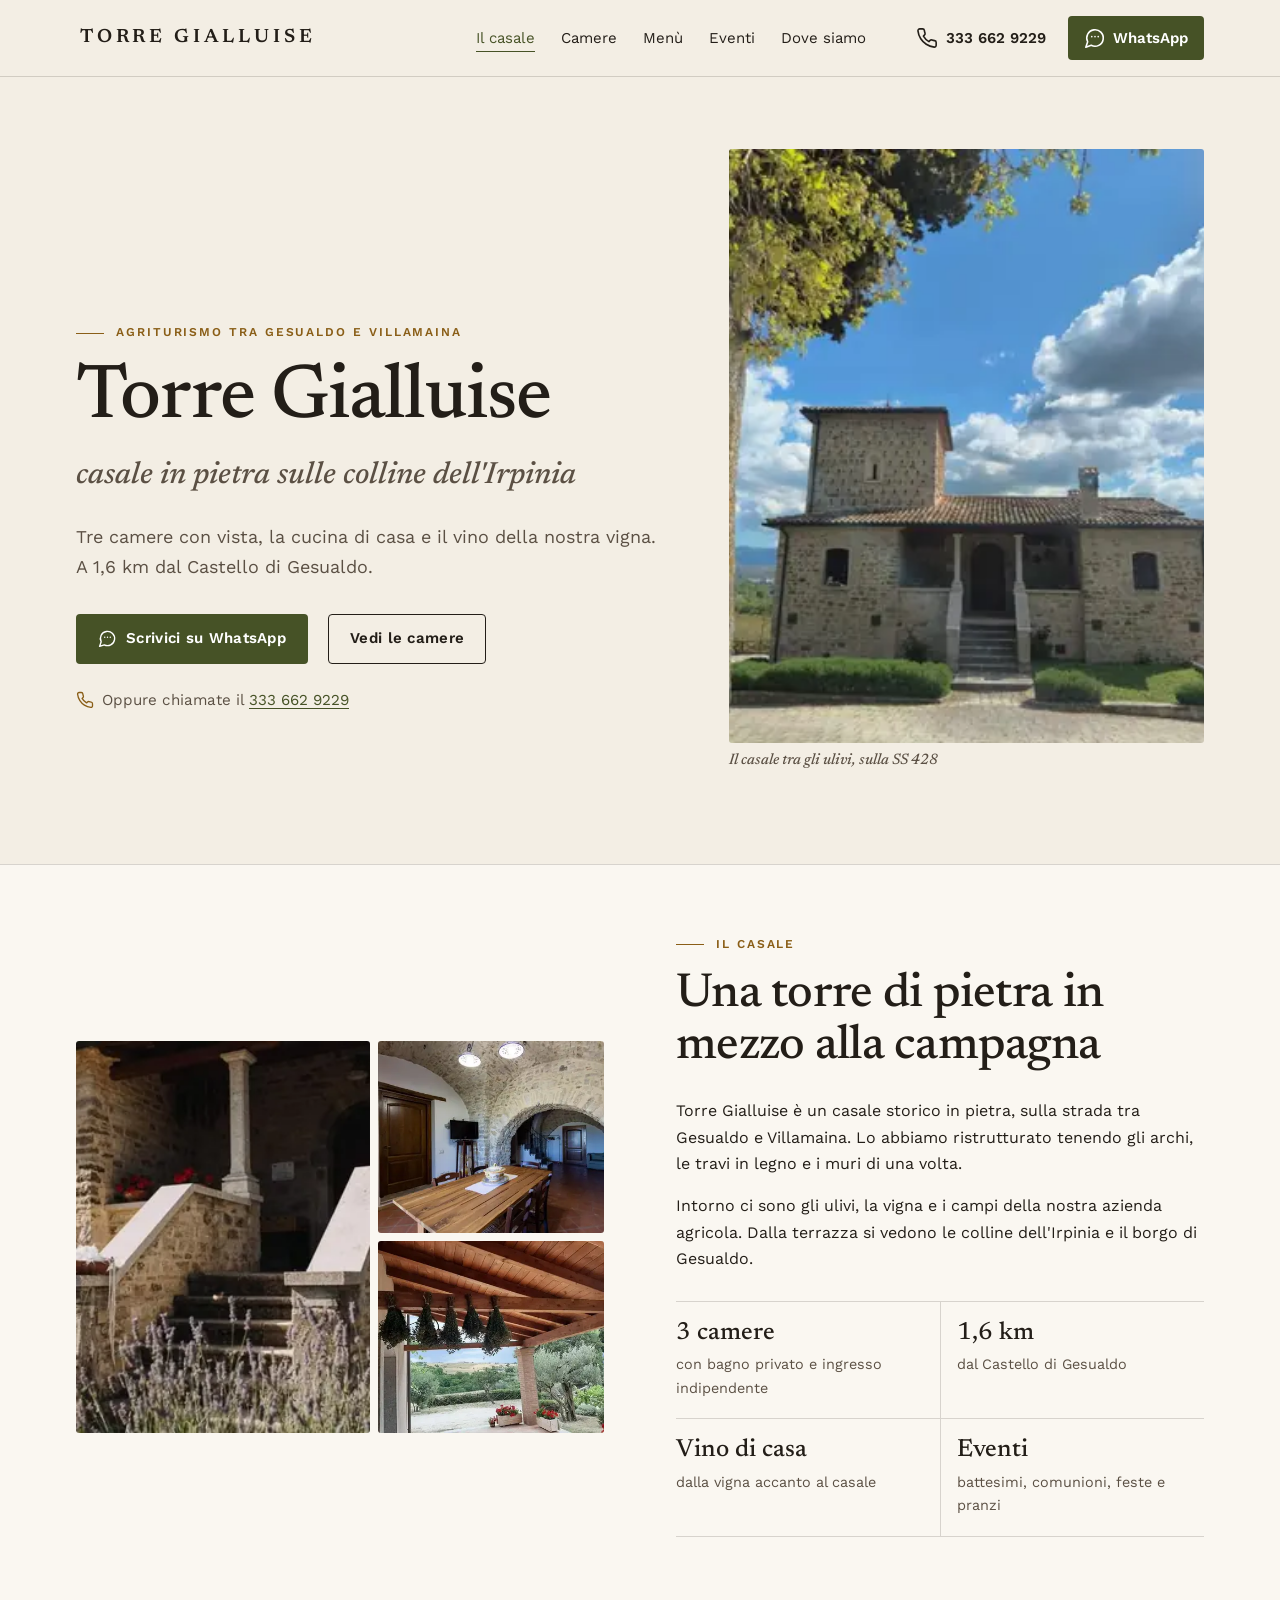
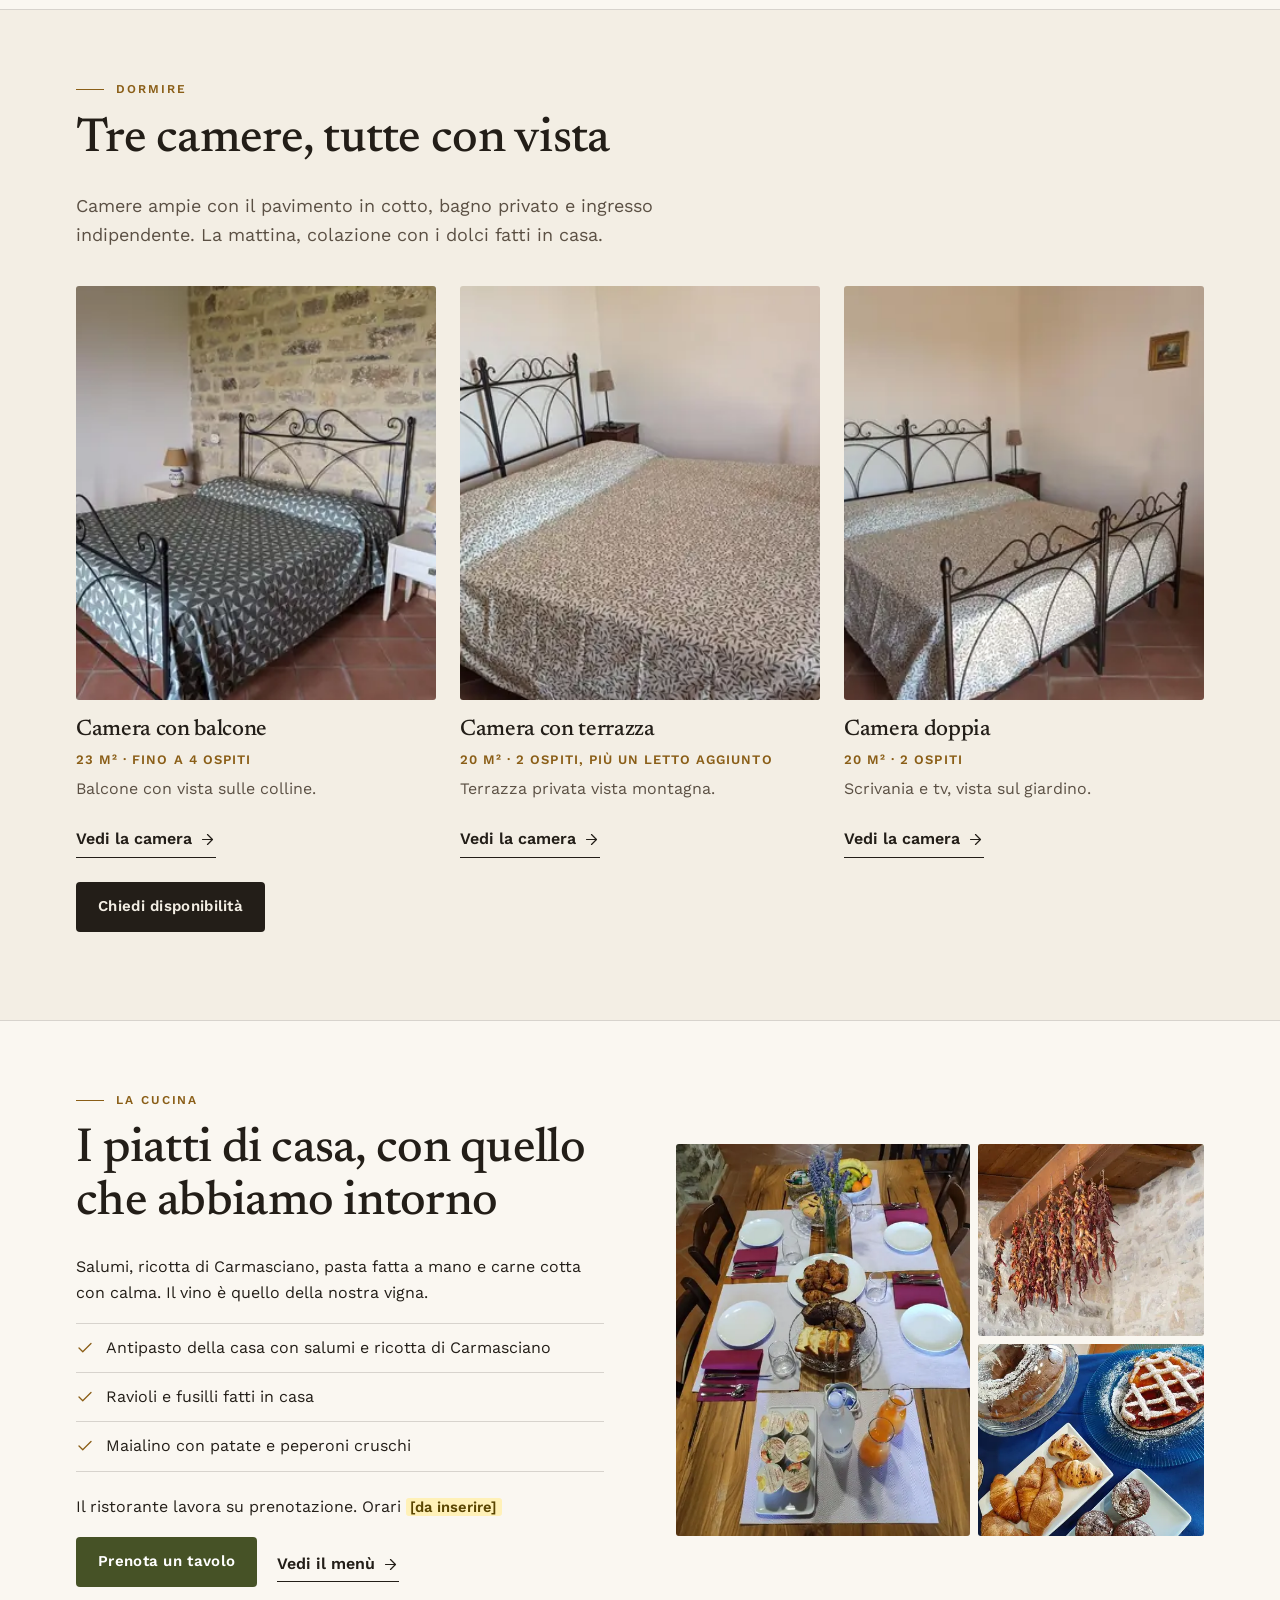
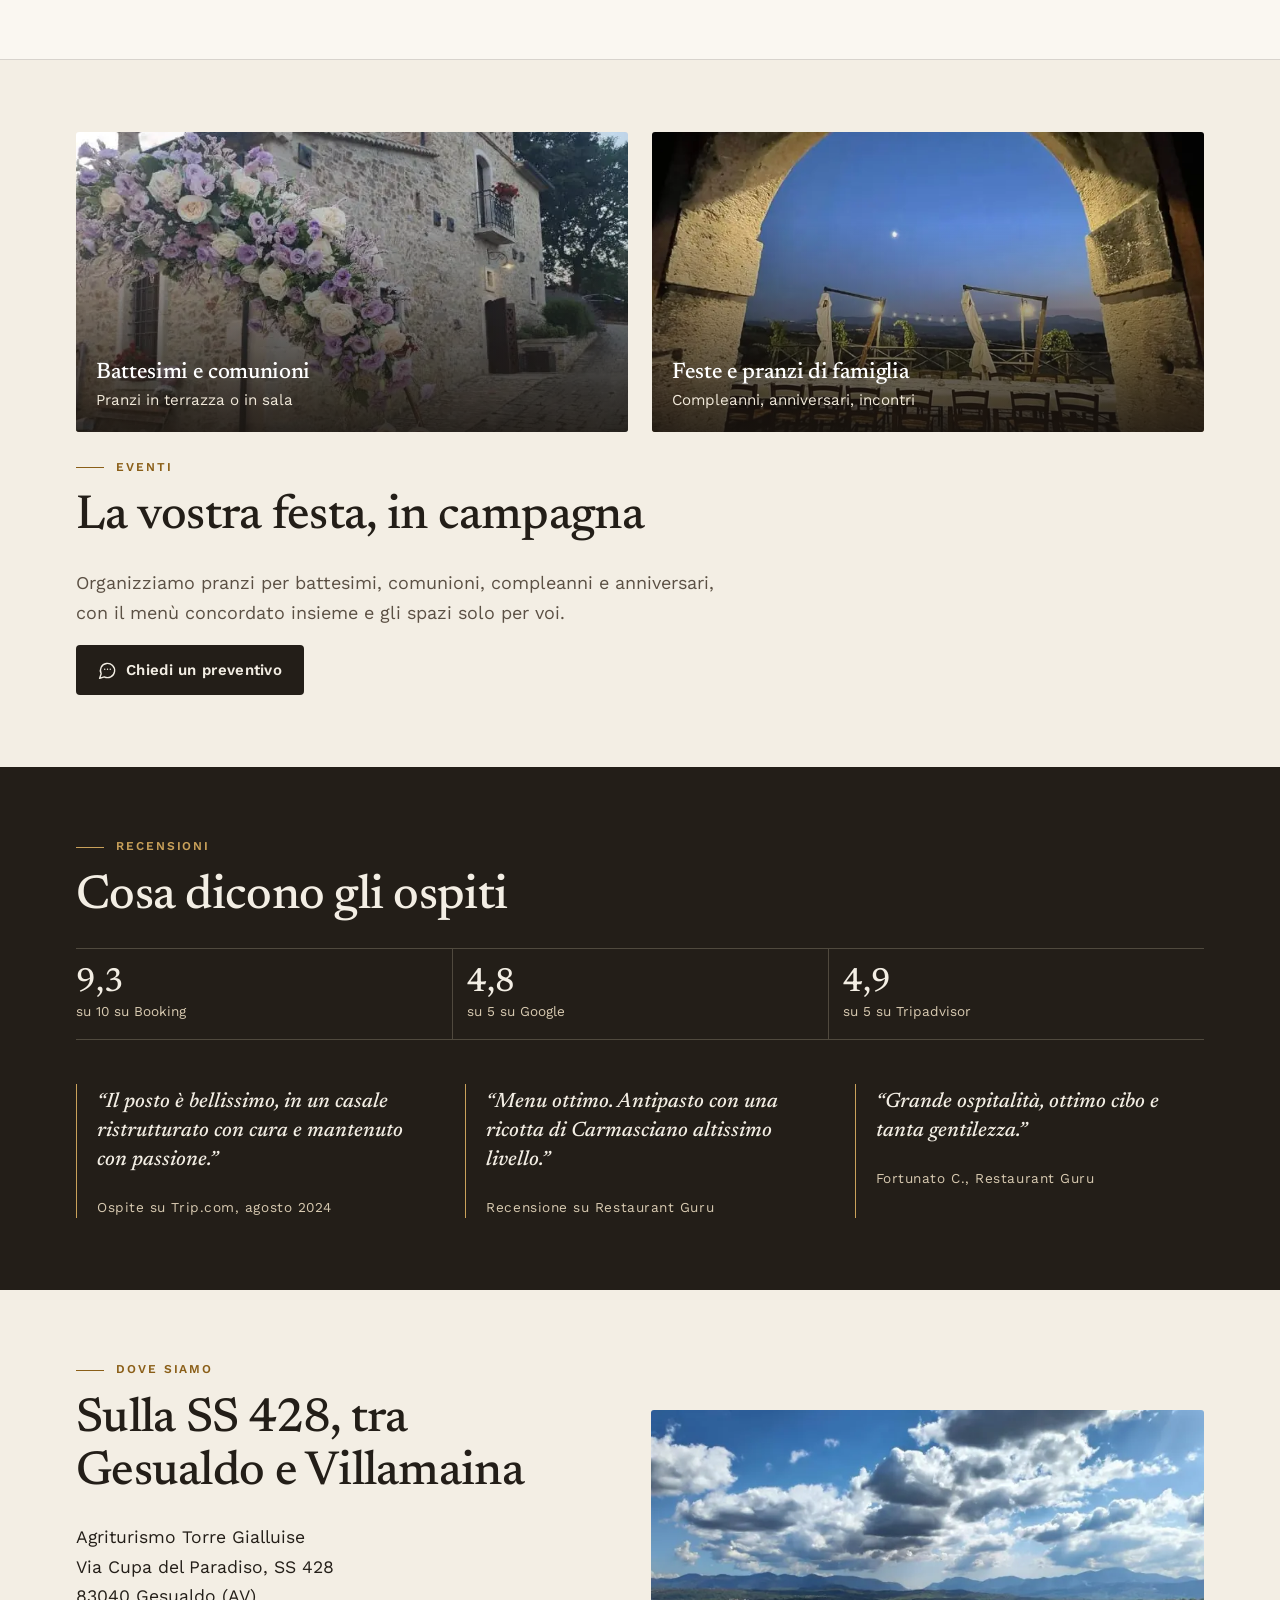
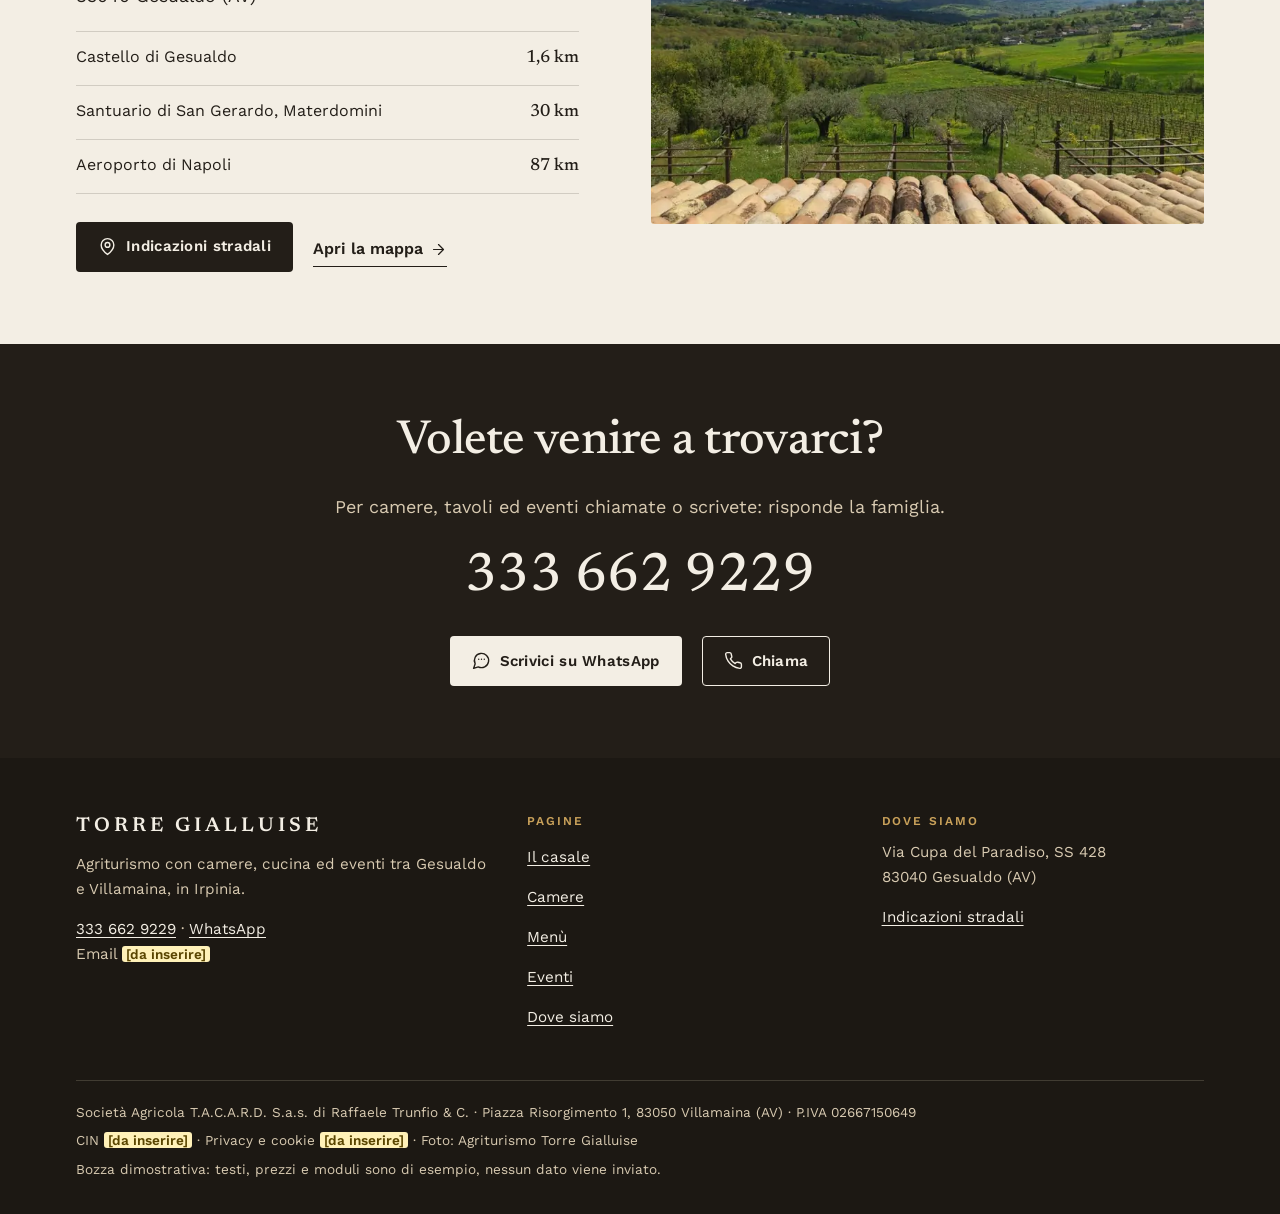
<file: index.html>
<!doctype html>
<html lang="it">
<head>
<meta charset="utf-8">
<meta name="viewport" content="width=device-width, initial-scale=1">
<title>Agriturismo Torre Gialluise · Camere e cucina tra Gesualdo e Villamaina</title>
<meta name="description" content="Casale in pietra in Irpinia, a 1,6 km dal Castello di Gesualdo: tre camere con vista, cucina di casa, eventi e il vino della vigna di casa.">
<meta name="theme-color" content="#F3EEE4">
<link rel="canonical" href="https://fraspin02.github.io/tacard-trunfio-bozza/">
<meta property="og:type" content="website">
<meta property="og:locale" content="it_IT">
<meta property="og:site_name" content="Agriturismo Torre Gialluise">
<meta property="og:title" content="Agriturismo Torre Gialluise · Camere e cucina tra Gesualdo e Villamaina">
<meta property="og:description" content="Casale in pietra in Irpinia, a 1,6 km dal Castello di Gesualdo: tre camere con vista, cucina di casa, eventi e il vino della vigna di casa.">
<meta property="og:url" content="https://fraspin02.github.io/tacard-trunfio-bozza/">
<meta property="og:image" content="https://fraspin02.github.io/tacard-trunfio-bozza/og.jpg">
<meta property="og:image:width" content="1200">
<meta property="og:image:height" content="630">
<meta name="twitter:card" content="summary_large_image">
<link rel="icon" href="favicon.svg" type="image/svg+xml">
<link rel="preload" href="fonts/newsreader-latin-500-normal.woff2" as="font" type="font/woff2" crossorigin>
<link rel="preload" href="fonts/work-sans-latin-400-normal.woff2" as="font" type="font/woff2" crossorigin>
<link rel="preload" as="image" type="image/webp" fetchpriority="high" imagesrcset="img/hero-480.webp 480w, img/hero-800.webp 800w, img/hero-1200.webp 1200w" imagesizes="(min-width:880px) 520px, calc(100vw - 32px)">
<style>@font-face{font-family:"Newsreader";src:url(fonts/newsreader-latin-500-normal.woff2) format("woff2");font-weight:500;font-style:normal;font-display:swap}
@font-face{font-family:"Newsreader";src:url(fonts/newsreader-latin-600-normal.woff2) format("woff2");font-weight:600;font-style:normal;font-display:swap}
@font-face{font-family:"Newsreader";src:url(fonts/newsreader-latin-500-italic.woff2) format("woff2");font-weight:500;font-style:italic;font-display:swap}
@font-face{font-family:"Work Sans";src:url(fonts/work-sans-latin-400-normal.woff2) format("woff2");font-weight:400;font-display:swap}
@font-face{font-family:"Work Sans";src:url(fonts/work-sans-latin-600-normal.woff2) format("woff2");font-weight:600;font-display:swap}

:root{
  --stone:#F3EEE4;--stone-2:#E8DFCF;--paper:#FAF7F1;
  --ink:#231E18;--ink-2:#5B5044;--sand:#D8CAB1;
  --olive:#465226;--olive-d:#343D1B;--ochre:#8A5E17;--ochre-l:#C9A15A;--crusco:#8C2B1E;
  --line:rgba(35,30,24,.16);
  --serif:"Newsreader",Georgia,"Times New Roman",serif;
  --sans:"Work Sans",system-ui,-apple-system,"Segoe UI",Roboto,sans-serif;
  --r:4px;--r-img:3px;
  --wrap:1160px;--gut:16px;--hdr:64px;
}
*,*::before,*::after{box-sizing:border-box}
html{-webkit-text-size-adjust:100%;scroll-padding-top:80px}
html.nav-open{overflow:hidden}
body{margin:0;background:var(--stone);color:var(--ink);font:400 1rem/1.65 var(--sans);overflow-x:hidden}
img{display:block;max-width:100%;height:auto}
a,button,input,select,textarea,label{touch-action:manipulation;-webkit-tap-highlight-color:rgba(70,82,38,.15)}
a{color:var(--olive);text-underline-offset:3px}
a:hover{color:var(--olive-d)}
h1,h2,h3{font-family:var(--serif);font-weight:500;line-height:1.1;margin:0 0 .5em;letter-spacing:-.015em;text-wrap:balance}
h1{font-size:clamp(2.6rem,10vw,4.8rem)}
h2{font-size:clamp(1.9rem,5.6vw,3rem)}
h3{font-size:1.4rem}
p{margin:0 0 1em}
.lead{font-size:1.125rem;color:var(--ink-2);max-width:36em}
.eyebrow{display:flex;align-items:center;gap:12px;font:600 .75rem/1.3 var(--sans);letter-spacing:.16em;text-transform:uppercase;color:var(--ochre);margin-bottom:1rem}
.eyebrow::before{content:"";width:28px;height:1px;background:currentColor;flex:none}
em.it,.it{font-style:italic}
.wrap{width:100%;max-width:var(--wrap);margin:0 auto;padding:0 var(--gut)}
.sec{padding:72px 0}
.sec--alt{background:var(--paper);border-block:1px solid var(--line)}
.sec--dark{background:var(--ink);color:var(--stone)}
.sec--dark .eyebrow{color:var(--ochre-l)}
.sec--dark .lead,.sec--dark p{color:var(--sand)}
.sec-head{max-width:40em;margin-bottom:36px}
.ph{background:var(--stone-2)}
.visually-hidden{position:absolute!important;width:1px;height:1px;overflow:hidden;clip:rect(0 0 0 0);white-space:nowrap}
.skip{position:absolute;left:8px;top:-60px;background:var(--ink);color:#fff;padding:10px 16px;border-radius:var(--r);z-index:100}
.skip:focus{top:8px}
:focus-visible{outline:2px solid var(--olive);outline-offset:3px}
.todo{background:#FFF1B8;color:#5A4500;padding:0 .3em;border-radius:3px;font-weight:600;font-size:.92em;white-space:nowrap}

/* buttons */
.btn{display:inline-flex;align-items:center;justify-content:center;gap:.6em;min-height:50px;padding:.8em 1.4em;border-radius:var(--r);border:1px solid transparent;font:600 .9375rem/1.1 var(--sans);letter-spacing:.02em;text-decoration:none;cursor:pointer;transition:background-color .2s,color .2s,border-color .2s}
.btn svg{width:19px;height:19px;flex:none}
.btn--main{background:var(--olive);color:#fff}
.btn--main:hover{background:var(--olive-d);color:#fff}
.btn--line{border-color:currentColor;color:var(--ink);background:transparent}
.btn--line:hover{background:var(--ink);border-color:var(--ink);color:var(--stone)}
.btn--olive{background:var(--ink);color:var(--stone)}
.btn--olive:hover{background:#000;color:#fff}
.sec--dark .btn--main{background:var(--stone);color:var(--ink)}
.sec--dark .btn--main:hover{background:#fff;color:var(--ink)}
.sec--dark .btn--line{color:var(--stone)}
.sec--dark .btn--line:hover{background:var(--stone);border-color:var(--stone);color:var(--ink)}
.btn-row{display:flex;flex-wrap:wrap;align-items:center;gap:12px 20px}
.link-arrow{display:inline-flex;align-items:center;gap:.45em;font-weight:600;text-decoration:none;color:var(--ink);border-bottom:1px solid var(--ink);min-height:0;padding:10px 0 4px}
.link-arrow svg{width:17px;height:17px;transition:transform .2s}
.link-arrow:hover{color:var(--olive);border-color:var(--olive)}
.link-arrow:hover svg{transform:translateX(3px)}
svg.i{fill:none;stroke:currentColor;stroke-width:1.75;stroke-linecap:round;stroke-linejoin:round}

/* header */
.hdr{position:sticky;top:0;z-index:50;background:var(--stone);border-bottom:1px solid var(--line)}
.hdr__in{display:grid;grid-template-columns:48px 1fr 48px;align-items:center;min-height:var(--hdr)}
.brand{justify-self:center;font:600 1.0625rem/1 var(--serif);letter-spacing:.2em;text-transform:uppercase;color:var(--ink);text-decoration:none;white-space:nowrap;padding:12px 0 12px .2em}
.brand:hover{color:var(--ink)}
.nav{display:none}
.ico-btn{position:relative;display:inline-flex;align-items:center;justify-content:center;gap:.5em;min-width:44px;height:44px;padding:0;border-radius:var(--r);border:0;background:transparent;color:var(--ink);text-decoration:none;font:600 .9375rem var(--sans);cursor:pointer}
.ico-btn svg{width:22px;height:22px}
.ico-btn:hover{color:var(--olive)}
.ico-btn .lbl{display:none}
.menu-btn{justify-self:start;margin-left:-10px}
.ico-btn--tel{justify-self:end;margin-right:-10px}
.ico-btn--wa{display:none}
.mnav{position:fixed;inset:0;z-index:40;display:flex;flex-direction:column;justify-content:space-between;gap:32px;padding:calc(var(--hdr) + 28px) var(--gut) max(28px,env(safe-area-inset-bottom));background:var(--stone);overflow-y:auto;animation:mnav-in .32s cubic-bezier(.2,.7,.2,1)}
.mnav[hidden]{display:none}
@keyframes mnav-in{from{transform:translateX(-100%)}to{transform:none}}
.mnav__links{display:flex;flex-direction:column;counter-reset:m}
.mnav__links a{display:flex;align-items:baseline;gap:16px;padding:12px 0;border-bottom:1px solid var(--line);color:var(--ink);text-decoration:none;font:500 clamp(1.9rem,8.5vw,2.6rem)/1.15 var(--serif);counter-increment:m}
.mnav__links a::before{content:counter(m,decimal-leading-zero);font:600 .75rem var(--sans);letter-spacing:.12em;color:var(--ochre);min-width:1.6em}
.mnav__links a[aria-current="page"]{font-style:italic;color:var(--olive)}
.mnav__foot p{color:var(--ink-2);font-size:.95rem}
.mnav__foot .btn{flex:1 1 140px}
@media (min-width:1000px){
  .hdr__in{display:flex;gap:8px;min-height:76px}
  .brand{order:-1;margin-right:auto;font-size:1.2rem}
  .menu-btn{display:none}
  .nav{display:flex;gap:2px;margin-right:16px}
  .nav a{padding:10px 12px;color:var(--ink);text-decoration:none;font-size:.9375rem}
  .nav a:hover{color:var(--olive)}
  .nav a[aria-current="page"]{color:var(--olive);text-decoration:underline;text-decoration-thickness:1px;text-underline-offset:8px}
  .ico-btn--tel{margin:0;padding:0 14px}
  .ico-btn--tel .lbl{display:inline}
  .ico-btn--wa{display:inline-flex;background:var(--olive);color:#fff;padding:0 16px}
  .ico-btn--wa .lbl{display:inline}
  .ico-btn--wa:hover{background:var(--olive-d);color:#fff}
  .mnav{display:none!important}
}

/* hero */
.hero{padding:40px 0 64px}
.hero__grid{display:grid;gap:36px}
.hero h1{margin-bottom:.35em}
.hero h1 .it{display:block;font-size:.4em;line-height:1.25;color:var(--ink-2);margin-top:.5em;letter-spacing:0}
.hero .lead{margin-bottom:1.8em}
.arch{position:relative;margin:0}
.arch img{border-radius:var(--r-img)}
.arch figcaption{margin-top:10px;font:italic 500 .95rem var(--serif);color:var(--ink-2)}
.hero__img{aspect-ratio:4/4.6;width:100%;object-fit:cover}
.hero__note{display:flex;align-items:center;gap:8px;margin-top:24px;color:var(--ink-2);font-size:.95rem}
.hero__note svg{width:18px;height:18px;flex:none;color:var(--ochre)}
@media (min-width:880px){
  .hero{padding:72px 0 96px}
  .hero__grid{grid-template-columns:1.1fr .9fr;align-items:end;gap:72px}
  .hero__grid>:first-child{padding-bottom:40px}
  .hero__img{aspect-ratio:4/5}
}

/* page head */
.phead{padding:48px 0 32px;border-bottom:1px solid var(--line);margin-bottom:40px}
.phead h1{font-size:clamp(2.4rem,8vw,4rem)}
.crumbs{font-size:.85rem;letter-spacing:.04em;color:var(--ink-2);margin-bottom:14px}
.crumbs a{color:var(--ink-2)}

/* split media/text */
.split{display:grid;gap:36px;align-items:center}
@media (min-width:880px){.split{grid-template-columns:1fr 1fr;gap:72px}.split--rev>:first-child{order:2}}
.rimg{border-radius:var(--r-img);overflow:hidden}
.rimg img{width:100%;height:100%;object-fit:cover}
.mosaic{display:grid;grid-template-columns:1.3fr 1fr;grid-template-rows:auto auto;gap:8px}
.mosaic .rimg:first-child{grid-row:span 2}
.mosaic img{aspect-ratio:3/4}
.mosaic .rimg:not(:first-child) img{aspect-ratio:4/3.1}
.facts{display:grid;grid-template-columns:1fr 1fr;gap:0;margin:28px 0 0;border-top:1px solid var(--line)}
.facts div{padding:18px 16px 18px 0;border-bottom:1px solid var(--line)}
.facts div:nth-child(even){padding-left:16px;border-left:1px solid var(--line)}
.facts dt{font:500 1.55rem/1.1 var(--serif);color:var(--ink)}
.facts dd{margin:6px 0 0;font-size:.9rem;color:var(--ink-2)}

/* cards */
.grid{display:grid;gap:36px 24px}
@media (min-width:640px){.grid--2{grid-template-columns:1fr 1fr}.grid--3{grid-template-columns:1fr 1fr}.grid--4{grid-template-columns:1fr 1fr}}
@media (min-width:960px){.grid--3{grid-template-columns:repeat(3,1fr)}.grid--4{grid-template-columns:repeat(4,1fr)}}
.card{display:flex;flex-direction:column;color:var(--ink)}
.card__img{aspect-ratio:4/4.6;object-fit:cover;width:100%;border-radius:var(--r-img);transition:opacity .3s}
.card__body{display:flex;flex-direction:column;gap:6px;padding:18px 0 0;flex:1}
.card__body h3{margin:0}
.card__body p{margin:0;color:var(--ink-2)}
.card__meta{font-size:.8125rem;letter-spacing:.08em;text-transform:uppercase;color:var(--ochre);font-weight:600}
.card .link-arrow{align-self:flex-start;margin-top:8px}
a.card{text-decoration:none}
a.card:hover .card__img{opacity:.88}
a.card:hover h3{color:var(--olive)}
.tile{position:relative;display:block;border-radius:var(--r-img);overflow:hidden;color:#fff;text-decoration:none;min-height:300px}
.tile img{position:absolute;inset:0;width:100%;height:100%;object-fit:cover}
.tile::after{content:"";position:absolute;inset:0;background:linear-gradient(to top,rgba(25,20,15,.85) 0%,rgba(25,20,15,.3) 45%,rgba(25,20,15,0) 70%)}
.tile__t{position:absolute;left:20px;right:20px;bottom:18px;z-index:1}
.tile__t h3{margin:0 0 2px;color:#fff}
.tile__t span{font-size:.95rem;color:#F1E9DA}

/* lists */
.ticks{list-style:none;padding:0;margin:0 0 1.4em;display:grid;gap:0;border-top:1px solid var(--line)}
.ticks li{display:flex;gap:12px;align-items:flex-start;padding:11px 0;border-bottom:1px solid var(--line)}
.ticks svg{width:18px;height:18px;flex:none;margin-top:4px;color:var(--ochre)}
.sec--dark .ticks svg{color:var(--ochre-l)}
.chips{display:flex;flex-wrap:wrap;gap:8px;list-style:none;padding:0;margin:0 0 20px}
.chips li{padding:6px 12px;border:1px solid var(--line);border-radius:var(--r);font-size:.92rem}

/* dishes */
.dishes{list-style:none;padding:0;margin:0 0 28px}
.dishes li{display:flex;justify-content:space-between;gap:16px;padding:14px 0;border-bottom:1px solid var(--line)}
.dishes b{font:500 1.2rem/1.3 var(--serif)}
.dishes small{display:block;color:var(--ink-2);font-size:.92rem;font-style:italic}
.dishes .pr{white-space:nowrap;align-self:flex-start;padding-top:2px}
.grid>div>h3{font:600 .75rem/1.3 var(--sans);letter-spacing:.16em;text-transform:uppercase;color:var(--ochre);margin:0 0 4px}

/* quotes */
.quotes{display:grid;gap:28px}
@media (min-width:880px){.quotes{grid-template-columns:repeat(3,1fr);gap:40px}}
.quote{margin:0;padding:4px 0 0 20px;border-left:1px solid var(--ochre-l)}
.quote p{font:italic 500 1.3rem/1.4 var(--serif);color:var(--stone)!important}
.quote footer{font-size:.85rem;letter-spacing:.04em;color:var(--sand)}
.scores{display:grid;grid-template-columns:repeat(3,1fr);margin:0 0 44px;padding:0;list-style:none;border-block:1px solid rgba(216,202,177,.25)}
.scores li{display:flex;flex-direction:column;gap:2px;padding:18px 8px 18px 0;color:var(--sand);font-size:.85rem;line-height:1.35}
.scores li+li{padding-left:14px;border-left:1px solid rgba(216,202,177,.25)}
.scores b{font:500 2.1rem/1 var(--serif);color:var(--stone)}

/* where */
.where{display:grid;gap:32px}
@media (min-width:880px){.where{grid-template-columns:1fr 1.1fr;gap:72px;align-items:center}}
.addr{font-style:normal;font-size:1.1rem;margin-bottom:20px}
.dist{list-style:none;padding:0;margin:0 0 28px;border-top:1px solid var(--line)}
.dist li{display:flex;justify-content:space-between;gap:12px;padding:12px 0;border-bottom:1px solid var(--line)}
.dist span:last-child{font-family:var(--serif);font-size:1.1rem;white-space:nowrap}

/* cta band */
.cta{text-align:center}
.cta .lead{margin-inline:auto}
.cta .btn-row{justify-content:center}
.cta .tel-big{display:inline-block;font:500 clamp(2.2rem,9vw,3.4rem)/1.1 var(--serif);color:var(--stone);text-decoration:none;margin:8px 0 28px;letter-spacing:.01em}
.cta .tel-big:hover{color:#fff;text-decoration:underline;text-decoration-thickness:1px}

/* rooms page */
.room{display:grid;gap:24px;padding:48px 0;border-top:1px solid var(--line)}
.room:first-of-type{border-top:0;padding-top:0}
@media (min-width:880px){.room{grid-template-columns:1.15fr 1fr;gap:64px;align-items:center}}
.room__img{aspect-ratio:4/3;width:100%;object-fit:cover}
.room__spec{display:flex;flex-wrap:wrap;gap:6px 18px;margin:0 0 18px;padding:0;list-style:none;font-size:.8125rem;letter-spacing:.06em;text-transform:uppercase;font-weight:600;color:var(--ochre)}
.room__price{font:500 1.35rem var(--serif);margin:6px 0 18px}
.info{display:grid;gap:0;margin:0;border-top:1px solid var(--line)}
@media (min-width:640px){.info{grid-template-columns:1fr 1fr;column-gap:40px}}
.info div{padding:16px 0;border-bottom:1px solid var(--line)}
.info dt{font:500 1.15rem var(--serif)}
.info dd{margin:2px 0 0;color:var(--ink-2)}

/* forms */
.form{background:var(--paper);border:1px solid var(--line);border-radius:var(--r);padding:24px 18px}
@media (min-width:640px){.form{padding:36px}}
.fgrid{display:grid;gap:18px}
@media (min-width:640px){.fgrid{grid-template-columns:1fr 1fr}.fgrid .full{grid-column:1/-1}}
.field label,.field legend{display:block;font-weight:600;margin-bottom:6px;font-size:.9rem}
.field .opt{font-weight:400;color:var(--ink-2)}
.field input,.field select,.field textarea{width:100%;min-height:48px;padding:10px 12px;border:1px solid #8F806D;border-radius:var(--r);background:#fff;color:var(--ink);font:400 1rem var(--sans)}
.field textarea{min-height:110px;resize:vertical}
.field input:focus,.field select:focus,.field textarea:focus{border-color:var(--olive);outline:2px solid var(--olive);outline-offset:1px}
.field [aria-invalid="true"]{border-color:var(--crusco)}
.err{display:flex;gap:6px;align-items:center;color:var(--crusco);font-size:.9rem;margin-top:6px;font-weight:600}
.err svg{width:16px;height:16px;flex:none}
.err[hidden]{display:none}
.help{font-size:.9rem;color:var(--ink-2);margin:4px 0 0}
fieldset{border:0;padding:0;margin:0;min-width:0}
.radio{display:flex;align-items:center;gap:10px;min-height:48px;padding:10px 14px;border:1px solid var(--line);border-radius:var(--r);background:#fff;cursor:pointer;margin-bottom:8px}
.radio input{width:20px;height:20px;accent-color:var(--olive);margin:0}
.radio:has(input:checked){border-color:var(--olive);background:#F3F4EA}
.done{border-radius:var(--r);background:#EEF0E2;border:1px solid #C9CFAE;padding:22px}
.done[hidden]{display:none}
.done h3{display:flex;align-items:center;gap:8px}
.done h3 svg{width:24px;height:24px;color:var(--olive)}
.demo-note{font-size:.88rem;color:var(--ink-2);margin:12px 0 0}

/* footer */
.ftr{background:#1C1813;color:var(--sand);padding:56px 0 28px;font-size:.95rem}
.ftr a{color:var(--stone)}
.ftr__grid{display:grid;gap:32px}
@media (min-width:880px){.ftr__grid{grid-template-columns:1.3fr 1fr 1fr}}
.ftr h2{font:600 1.25rem/1.2 var(--serif);letter-spacing:.2em;text-transform:uppercase;color:var(--stone);margin-bottom:14px}
.ftr h3{font:600 .75rem var(--sans);letter-spacing:.16em;text-transform:uppercase;color:var(--ochre-l);margin-bottom:12px}
.ftr ul{list-style:none;padding:0;margin:0}
.ftr li{margin-bottom:4px}
.ftr li a{display:inline-flex;min-height:36px;align-items:center}
.ftr__legal{margin-top:40px;padding-top:20px;border-top:1px solid rgba(216,202,177,.2);font-size:.85rem}
.ftr__legal p{margin:0 0 6px}
.ftr .todo{font-size:.85rem}

@media (prefers-reduced-motion:reduce){*,*::before,*::after{animation:none!important;transition:none!important;scroll-behavior:auto!important}}
</style>
</head>
<body>
<svg width="0" height="0" style="position:absolute" aria-hidden="true"><symbol id="i-phone" viewBox="0 0 24 24"><path d="M22 16.92v3a2 2 0 0 1-2.18 2 19.79 19.79 0 0 1-8.63-3.07 19.5 19.5 0 0 1-6-6 19.79 19.79 0 0 1-3.07-8.67A2 2 0 0 1 4.11 2h3a2 2 0 0 1 2 1.72c.13.96.36 1.9.7 2.81a2 2 0 0 1-.45 2.11L8.09 9.91a16 16 0 0 0 6 6l1.27-1.27a2 2 0 0 1 2.11-.45c.91.34 1.85.57 2.81.7A2 2 0 0 1 22 16.92z"/></symbol><symbol id="i-chat" viewBox="0 0 24 24"><path d="M7.9 20A9 9 0 1 0 4 16.1L2 22Z"/><path d="M8.5 10.5h.01M12 10.5h.01M15.5 10.5h.01"/></symbol><symbol id="i-bag" viewBox="0 0 24 24"><path d="M6 2 3 6v14a2 2 0 0 0 2 2h14a2 2 0 0 0 2-2V6l-3-4Z"/><path d="M3 6h18"/><path d="M16 10a4 4 0 0 1-8 0"/></symbol><symbol id="i-menu" viewBox="0 0 24 24"><path d="M4 6h16M4 12h16M4 18h16"/></symbol><symbol id="i-x" viewBox="0 0 24 24"><path d="M18 6 6 18M6 6l12 12"/></symbol><symbol id="i-pin" viewBox="0 0 24 24"><path d="M20 10c0 6-8 12-8 12s-8-6-8-12a8 8 0 0 1 16 0Z"/><circle cx="12" cy="10" r="3"/></symbol><symbol id="i-arrow" viewBox="0 0 24 24"><path d="M5 12h14M12 5l7 7-7 7"/></symbol><symbol id="i-check" viewBox="0 0 24 24"><path d="M20 6 9 17l-5-5"/></symbol><symbol id="i-alert" viewBox="0 0 24 24"><circle cx="12" cy="12" r="10"/><path d="M12 8v4M12 16h.01"/></symbol></svg>
<a class="skip" href="#main">Vai al contenuto</a>
<header class="hdr">
 <div class="wrap hdr__in">
  <button class="ico-btn menu-btn" type="button" aria-expanded="false" aria-controls="mnav" aria-label="Apri menu"><svg class="i" aria-hidden="true"><use href="#i-menu"/></svg></button>
  <a class="brand" href="index.html" translate="no">Torre Gialluise</a>
  <nav class="nav" aria-label="Principale"><a href="index.html" aria-current="page">Il casale</a><a href="camere.html">Camere</a><a href="menu.html">Menù</a><a href="index.html#eventi">Eventi</a><a href="index.html#dove">Dove siamo</a></nav>
  <a class="ico-btn ico-btn--tel" href="tel:+393336629229" aria-label="Chiama il 333 662 9229"><svg class="i" aria-hidden="true"><use href="#i-phone"/></svg><span class="lbl">333 662 9229</span></a>
  <a class="ico-btn ico-btn--wa" href="https://wa.me/393336629229?text=Buongiorno%2C%20vorrei%20avere%20informazioni%20sull%27agriturismo." aria-label="WhatsApp, scriveteci"><svg class="i" aria-hidden="true"><use href="#i-chat"/></svg><span class="lbl">WhatsApp</span></a>
 </div>
 <nav id="mnav" class="mnav" aria-label="Menu" hidden>
  <div class="mnav__links"><a href="index.html" aria-current="page">Il casale</a><a href="camere.html">Camere</a><a href="menu.html">Menù</a><a href="index.html#eventi">Eventi</a><a href="index.html#dove">Dove siamo</a></div>
  <div class="mnav__foot">
   <p>Via Cupa del Paradiso, SS 428 · Gesualdo (AV)</p>
   <div class="btn-row"><a class="btn btn--main" href="tel:+393336629229"><svg class="i" aria-hidden="true"><use href="#i-phone"/></svg> Chiama</a><a class="btn btn--line" href="https://wa.me/393336629229"><svg class="i" aria-hidden="true"><use href="#i-chat"/></svg> WhatsApp</a></div>
  </div>
 </nav>
</header>
<main id="main">
<section class="hero">
 <div class="wrap hero__grid">
  <div>
   <span class="eyebrow">Agriturismo tra Gesualdo e Villamaina</span>
   <h1>Torre Gialluise <span class="it">casale in pietra sulle colline dell'Irpinia</span></h1>
   <p class="lead">Tre camere con vista, la cucina di casa e il vino della nostra vigna. A 1,6 km dal Castello di Gesualdo.</p>
   <div class="btn-row">
    <a class="btn btn--main" href="https://wa.me/393336629229?text=Buongiorno%2C%20vorrei%20sapere%20se%20avete%20camere%20libere%20per%20queste%20date%3A%20"><svg class="i" aria-hidden="true"><use href="#i-chat"/></svg> Scrivici su WhatsApp</a>
    <a class="btn btn--line" href="camere.html">Vedi le camere</a>
   </div>
   <p class="hero__note"><svg class="i" aria-hidden="true"><use href="#i-phone"/></svg> <span>Oppure chiamate il <a href="tel:+393336629229">333 662 9229</a></span></p>
  </div>
  <figure class="arch"><img class="hero__img" src="img/hero-800.webp" srcset="img/hero-480.webp 480w, img/hero-800.webp 800w, img/hero-1200.webp 1200w" sizes="(min-width:880px) 520px, calc(100vw - 32px)" width="1200" height="900" alt="Il casale-torre in pietra di Torre Gialluise tra gli ulivi, sotto un cielo con nuvole" fetchpriority="high" decoding="async"><figcaption>Il casale tra gli ulivi, sulla SS 428</figcaption></figure>
 </div>
</section>

<section class="sec sec--alt" id="casale" aria-labelledby="casale-t">
 <div class="wrap split">
  <div class="mosaic">
   <div class="rimg"><img src="img/scala-800.webp" srcset="img/scala-480.webp 480w, img/scala-800.webp 800w, img/scala-1081.webp 1081w" sizes="(min-width:880px) 300px, 55vw" width="1081" height="720" alt="Scala esterna in pietra del casale con lavanda in fiore" loading="lazy" decoding="async"></div>
   <div class="rimg"><img src="img/sala-800.webp" srcset="img/sala-480.webp 480w, img/sala-800.webp 800w, img/sala-1200.webp 1200w" sizes="(min-width:880px) 240px, 45vw" width="1280" height="900" alt="Sala da pranzo con archi in pietra e tavolo in legno" loading="lazy" decoding="async"></div>
   <div class="rimg"><img src="img/pergolato-800.webp" srcset="img/pergolato-480.webp 480w, img/pergolato-800.webp 800w, img/pergolato-1080.webp 1080w" sizes="(min-width:880px) 240px, 45vw" width="1080" height="810" alt="Pergolato in legno con peperoni appesi e vista sulla campagna" loading="lazy" decoding="async"></div>
  </div>
  <div>
   <span class="eyebrow">Il casale</span>
   <h2 id="casale-t">Una torre di pietra in mezzo alla campagna</h2>
   <p>Torre Gialluise è un casale storico in pietra, sulla strada tra Gesualdo e Villamaina. Lo abbiamo ristrutturato tenendo gli archi, le travi in legno e i muri di una volta.</p>
   <p>Intorno ci sono gli ulivi, la vigna e i campi della nostra azienda agricola. Dalla terrazza si vedono le colline dell'Irpinia e il borgo di Gesualdo.</p>
   <dl class="facts">
    <div><dt>3 camere</dt><dd>con bagno privato e ingresso indipendente</dd></div>
    <div><dt>1,6 km</dt><dd>dal Castello di Gesualdo</dd></div>
    <div><dt>Vino di casa</dt><dd>dalla vigna accanto al casale</dd></div>
    <div><dt>Eventi</dt><dd>battesimi, comunioni, feste e pranzi</dd></div>
   </dl>
  </div>
 </div>
</section>

<section class="sec" aria-labelledby="camere-t">
 <div class="wrap">
  <div class="sec-head"><span class="eyebrow">Dormire</span><h2 id="camere-t">Tre camere, tutte con vista</h2>
  <p class="lead">Camere ampie con il pavimento in cotto, bagno privato e ingresso indipendente. La mattina, colazione con i dolci fatti in casa.</p></div>
  <div class="grid grid--3"><a class="card" href="camere.html#balcone">
 <img class="card__img" src="img/camera-balcone-800.webp" srcset="img/camera-balcone-480.webp 480w, img/camera-balcone-800.webp 800w, img/camera-balcone-1196.webp 1196w" sizes="(min-width:960px) 360px, (min-width:640px) 45vw, 100vw" width="1196" height="900" alt="Camera con letto matrimoniale in ferro battuto e pavimento in cotto" loading="lazy" decoding="async">
 <div class="card__body"><h3>Camera con balcone</h3><span class="card__meta">23 m² · fino a 4 ospiti</span>
 <p>Balcone con vista sulle colline.</p><span class="link-arrow">Vedi la camera <svg class="i" aria-hidden="true"><use href="#i-arrow"/></svg></span></div></a><a class="card" href="camere.html#terrazza">
 <img class="card__img" src="img/camera-letto-aggiunto-800.webp" srcset="img/camera-letto-aggiunto-480.webp 480w, img/camera-letto-aggiunto-800.webp 800w, img/camera-letto-aggiunto-1196.webp 1196w" sizes="(min-width:960px) 360px, (min-width:640px) 45vw, 100vw" width="1196" height="900" alt="Camera matrimoniale luminosa con copriletto chiaro" loading="lazy" decoding="async">
 <div class="card__body"><h3>Camera con terrazza</h3><span class="card__meta">20 m² · 2 ospiti, più un letto aggiunto</span>
 <p>Terrazza privata vista montagna.</p><span class="link-arrow">Vedi la camera <svg class="i" aria-hidden="true"><use href="#i-arrow"/></svg></span></div></a><a class="card" href="camere.html#doppia">
 <img class="card__img" src="img/camera-doppia-800.webp" srcset="img/camera-doppia-480.webp 480w, img/camera-doppia-800.webp 800w, img/camera-doppia-1196.webp 1196w" sizes="(min-width:960px) 360px, (min-width:640px) 45vw, 100vw" width="1196" height="900" alt="Camera doppia con letto in ferro battuto e specchio" loading="lazy" decoding="async">
 <div class="card__body"><h3>Camera doppia</h3><span class="card__meta">20 m² · 2 ospiti</span>
 <p>Scrivania e tv, vista sul giardino.</p><span class="link-arrow">Vedi la camera <svg class="i" aria-hidden="true"><use href="#i-arrow"/></svg></span></div></a></div>
  <p style="margin-top:24px"><a class="btn btn--olive" href="camere.html#prenota">Chiedi disponibilità</a></p>
 </div>
</section>

<section class="sec sec--alt" aria-labelledby="cucina-t">
 <div class="wrap split split--rev">
  <div class="mosaic">
   <div class="rimg"><img src="img/tavolata-673.webp" srcset="img/tavolata-480.webp 480w, img/tavolata-673.webp 673w" sizes="(min-width:880px) 300px, 55vw" width="673" height="900" alt="Tavola apparecchiata con tovaglia a maioliche, antipasti e vino" loading="lazy" decoding="async"></div>
   <div class="rimg"><img src="img/peperoni-800.webp" srcset="img/peperoni-480.webp 480w, img/peperoni-800.webp 800w, img/peperoni-1200.webp 1200w" sizes="(min-width:880px) 240px, 45vw" width="1280" height="900" alt="Collana di peperoni rossi appesa a un muro in pietra" loading="lazy" decoding="async"></div>
   <div class="rimg"><img src="img/colazione-800.webp" srcset="img/colazione-480.webp 480w, img/colazione-800.webp 800w, img/colazione-1200.webp 1200w" sizes="(min-width:880px) 240px, 45vw" width="1200" height="900" alt="Crostata, cornetti e dolci fatti in casa per la colazione" loading="lazy" decoding="async"></div>
  </div>
  <div>
   <span class="eyebrow">La cucina</span>
   <h2 id="cucina-t">I piatti di casa, con quello che abbiamo intorno</h2>
   <p>Salumi, ricotta di Carmasciano, pasta fatta a mano e carne cotta con calma. Il vino è quello della nostra vigna.</p>
   <ul class="ticks">
    <li><svg class="i" aria-hidden="true"><use href="#i-check"/></svg><span>Antipasto della casa con salumi e ricotta di Carmasciano</span></li>
    <li><svg class="i" aria-hidden="true"><use href="#i-check"/></svg><span>Ravioli e fusilli fatti in casa</span></li>
    <li><svg class="i" aria-hidden="true"><use href="#i-check"/></svg><span>Maialino con patate e peperoni cruschi</span></li>
   </ul>
   <p>Il ristorante lavora su prenotazione. Orari <span class="todo">[da inserire]</span></p>
   <div class="btn-row"><a class="btn btn--main" href="https://wa.me/393336629229?text=Buongiorno%2C%20vorrei%20prenotare%20un%20tavolo%20per%20">Prenota un tavolo</a><a class="link-arrow" href="menu.html">Vedi il menù <svg class="i" aria-hidden="true"><use href="#i-arrow"/></svg></a></div>
  </div>
 </div>
</section>

<section class="sec" id="eventi" aria-labelledby="eventi-t">
 <div class="wrap">
  <div class="grid grid--2" style="align-items:stretch">
   <div class="tile"><img src="img/evento-torta-673.webp" srcset="img/evento-torta-480.webp 480w, img/evento-torta-673.webp 673w" sizes="(min-width:640px) 45vw, 100vw" width="673" height="900" alt="Torta a piani decorata con fiori davanti al casale" loading="lazy" decoding="async"><div class="tile__t"><h3>Battesimi e comunioni</h3><span>Pranzi in terrazza o in sala</span></div></div>
   <div class="tile"><img src="img/arco-sera-800.webp" srcset="img/arco-sera-480.webp 480w, img/arco-sera-800.webp 800w, img/arco-sera-1080.webp 1080w" sizes="(min-width:640px) 45vw, 100vw" width="1080" height="810" alt="Tavolata sotto un arco in pietra al tramonto" loading="lazy" decoding="async"><div class="tile__t"><h3>Feste e pranzi di famiglia</h3><span>Compleanni, anniversari, incontri</span></div></div>
  </div>
  <div class="sec-head" style="margin:28px 0 0">
   <span class="eyebrow">Eventi</span>
   <h2 id="eventi-t">La vostra festa, in campagna</h2>
   <p class="lead">Organizziamo pranzi per battesimi, comunioni, compleanni e anniversari, con il menù concordato insieme e gli spazi solo per voi.</p>
   <a class="btn btn--olive" href="https://wa.me/393336629229?text=Buongiorno%2C%20vorrei%20un%20preventivo%20per%20un%20evento%3A%20tipo%2C%20data%20e%20numero%20di%20invitati%3A%20"><svg class="i" aria-hidden="true"><use href="#i-chat"/></svg> Chiedi un preventivo</a>
  </div>
 </div>
</section>

<section class="sec sec--dark" aria-labelledby="rec-t">
 <div class="wrap">
  <span class="eyebrow">Recensioni</span>
  <h2 id="rec-t">Cosa dicono gli ospiti</h2>
  <ul class="scores">
   <li><b>9,3</b> su 10 su Booking</li>
   <li><b>4,8</b> su 5 su Google</li>
   <li><b>4,9</b> su 5 su Tripadvisor</li>
  </ul>
  <div class="quotes"><blockquote class="quote"><p>“Il posto è bellissimo, in un casale ristrutturato con cura e mantenuto con passione.”</p><footer>Ospite su Trip.com, agosto 2024</footer></blockquote><blockquote class="quote"><p>“Menu ottimo. Antipasto con una ricotta di Carmasciano altissimo livello.”</p><footer>Recensione su Restaurant Guru</footer></blockquote><blockquote class="quote"><p>“Grande ospitalità, ottimo cibo e tanta gentilezza.”</p><footer>Fortunato C., Restaurant Guru</footer></blockquote></div>
 </div>
</section>

<section class="sec" id="dove" aria-labelledby="dove-t">
 <div class="wrap where">
  <div>
   <span class="eyebrow">Dove siamo</span>
   <h2 id="dove-t">Sulla SS 428, tra Gesualdo e Villamaina</h2>
   <address class="addr">Agriturismo Torre Gialluise<br>Via Cupa del Paradiso, SS 428<br>83040 Gesualdo (AV)</address>
   <ul class="dist">
    <li><span>Castello di Gesualdo</span><span>1,6 km</span></li>
    <li><span>Santuario di San Gerardo, Materdomini</span><span>30 km</span></li>
    <li><span>Aeroporto di Napoli</span><span>87 km</span></li>
   </ul>
   <div class="btn-row"><a class="btn btn--olive" href="https://www.google.com/maps/dir/?api=1&destination=40.9926,15.0762" rel="noopener"><svg class="i" aria-hidden="true"><use href="#i-pin"/></svg> Indicazioni stradali</a><a class="link-arrow" href="https://www.openstreetmap.org/?mlat=40.9926&mlon=15.0762#map=15/40.9926/15.0762" rel="noopener">Apri la mappa <svg class="i" aria-hidden="true"><use href="#i-arrow"/></svg></a></div>
  </div>
  <div class="rimg"><img src="img/panorama-800.webp" srcset="img/panorama-480.webp 480w, img/panorama-800.webp 800w, img/panorama-1200.webp 1200w" sizes="(min-width:880px) 580px, 100vw" width="1200" height="900" alt="Panorama sulle colline verdi dell'Irpinia visto dal casale" loading="lazy" decoding="async"></div>
 </div>
</section>

<section class="sec sec--dark cta" aria-labelledby="cta-t">
 <div class="wrap">
  <h2 id="cta-t">Volete venire a trovarci?</h2>
  <p class="lead">Per camere, tavoli ed eventi chiamate o scrivete: risponde la famiglia.</p>
  <a class="tel-big" href="tel:+393336629229">333 662 9229</a>
  <div class="btn-row"><a class="btn btn--main" href="https://wa.me/393336629229"><svg class="i" aria-hidden="true"><use href="#i-chat"/></svg> Scrivici su WhatsApp</a><a class="btn btn--line" href="tel:+393336629229"><svg class="i" aria-hidden="true"><use href="#i-phone"/></svg> Chiama</a></div>
 </div>
</section>
</main>
<footer class="ftr">
 <div class="wrap">
  <div class="ftr__grid">
   <div>
    <h2 translate="no">Torre Gialluise</h2>
    <p>Agriturismo con camere, cucina ed eventi tra Gesualdo e Villamaina, in Irpinia.</p>
    <p><a href="tel:+393336629229">333 662 9229</a> · <a href="https://wa.me/393336629229">WhatsApp</a><br>Email <span class="todo">[da inserire]</span></p>
   </div>
   <div>
    <h3>Pagine</h3>
    <ul><li><a href="index.html">Il casale</a></li><li><a href="camere.html">Camere</a></li><li><a href="menu.html">Menù</a></li><li><a href="index.html#eventi">Eventi</a></li><li><a href="index.html#dove">Dove siamo</a></li></ul>
   </div>
   <div>
    <h3>Dove siamo</h3>
    <p>Via Cupa del Paradiso, SS 428<br>83040 Gesualdo (AV)</p>
    <p><a href="https://www.google.com/maps/dir/?api=1&destination=40.9926,15.0762" rel="noopener">Indicazioni stradali</a></p>
   </div>
  </div>
  <div class="ftr__legal">
   <p>Società Agricola T.A.C.A.R.D. S.a.s. di Raffaele Trunfio &amp; C. · Piazza Risorgimento 1, 83050 Villamaina (AV) · P.IVA 02667150649</p>
   <p>CIN <span class="todo">[da inserire]</span> · Privacy e cookie <span class="todo">[da inserire]</span> · Foto: Agriturismo Torre Gialluise</p>
   <p>Bozza dimostrativa: testi, prezzi e moduli sono di esempio, nessun dato viene inviato.</p>
  </div>
 </div>
</footer>
<script src="app.js" defer></script>
</body>
</html>
</file>
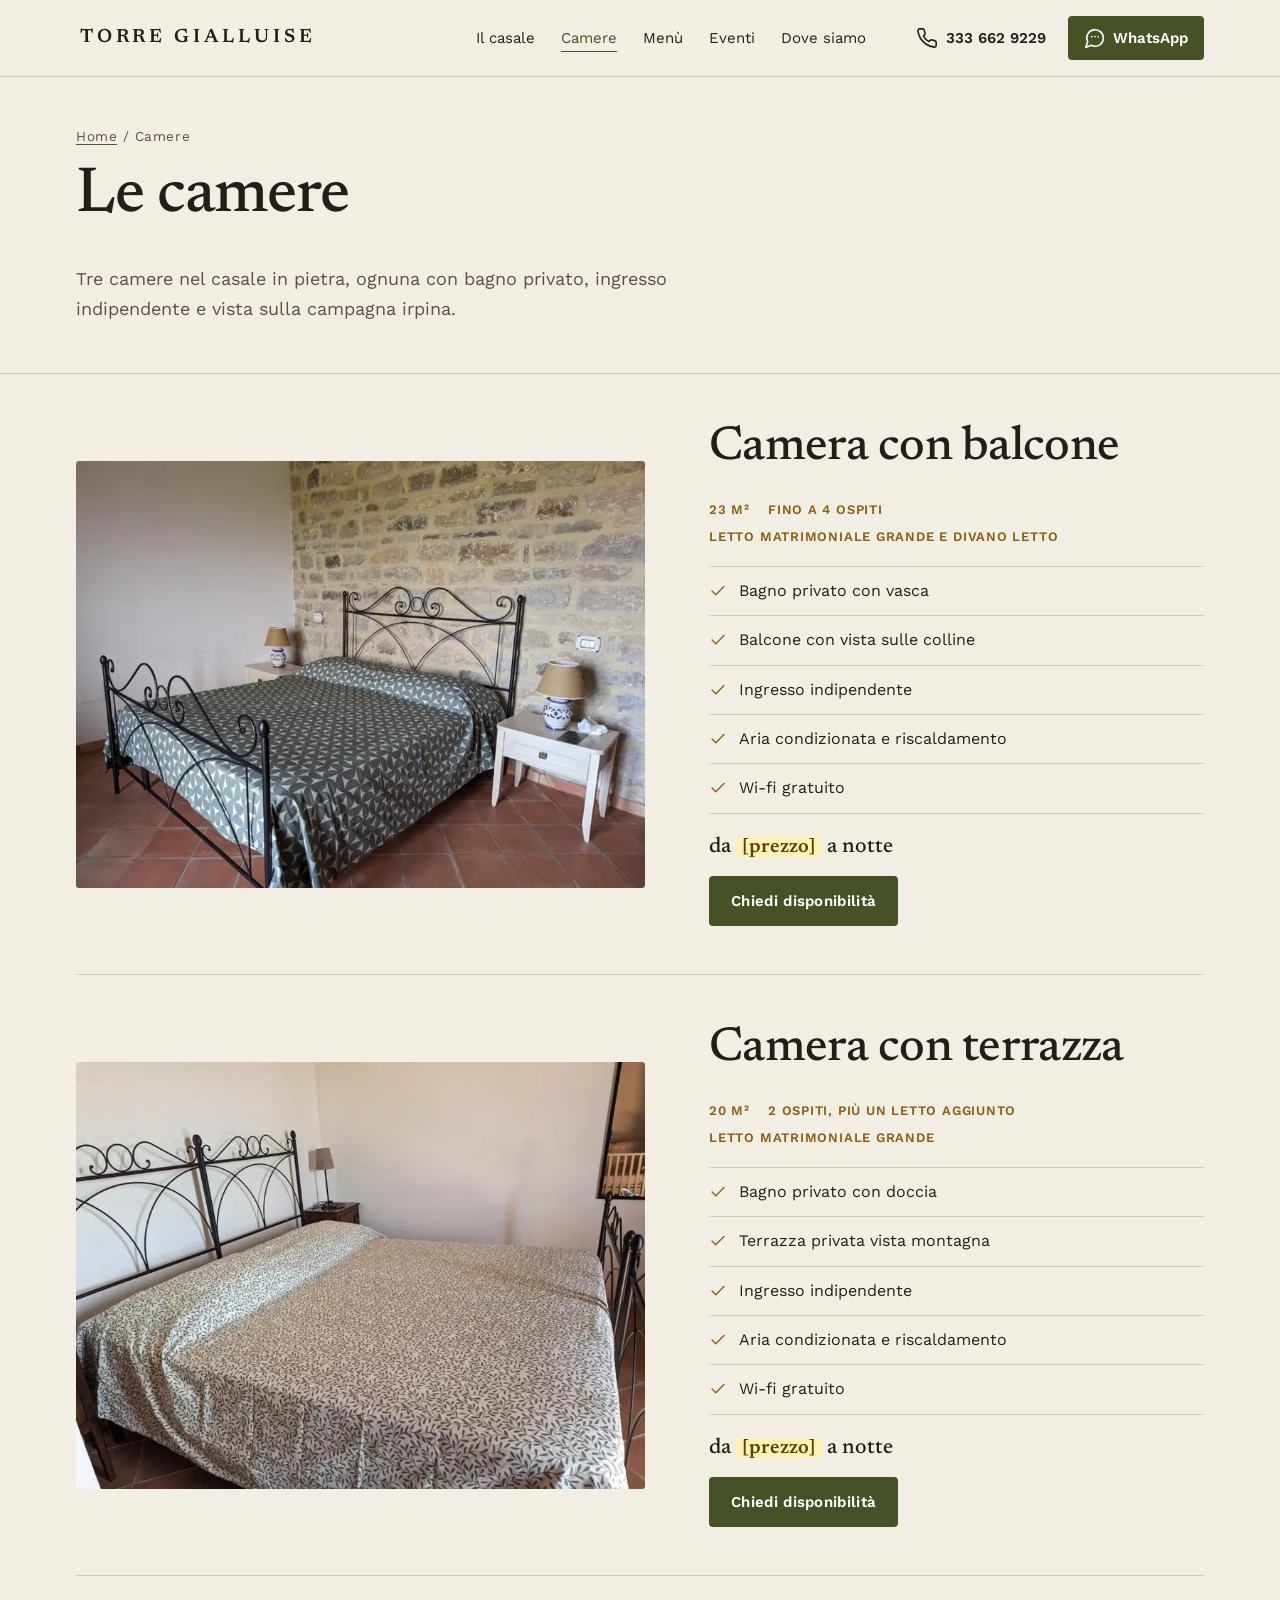
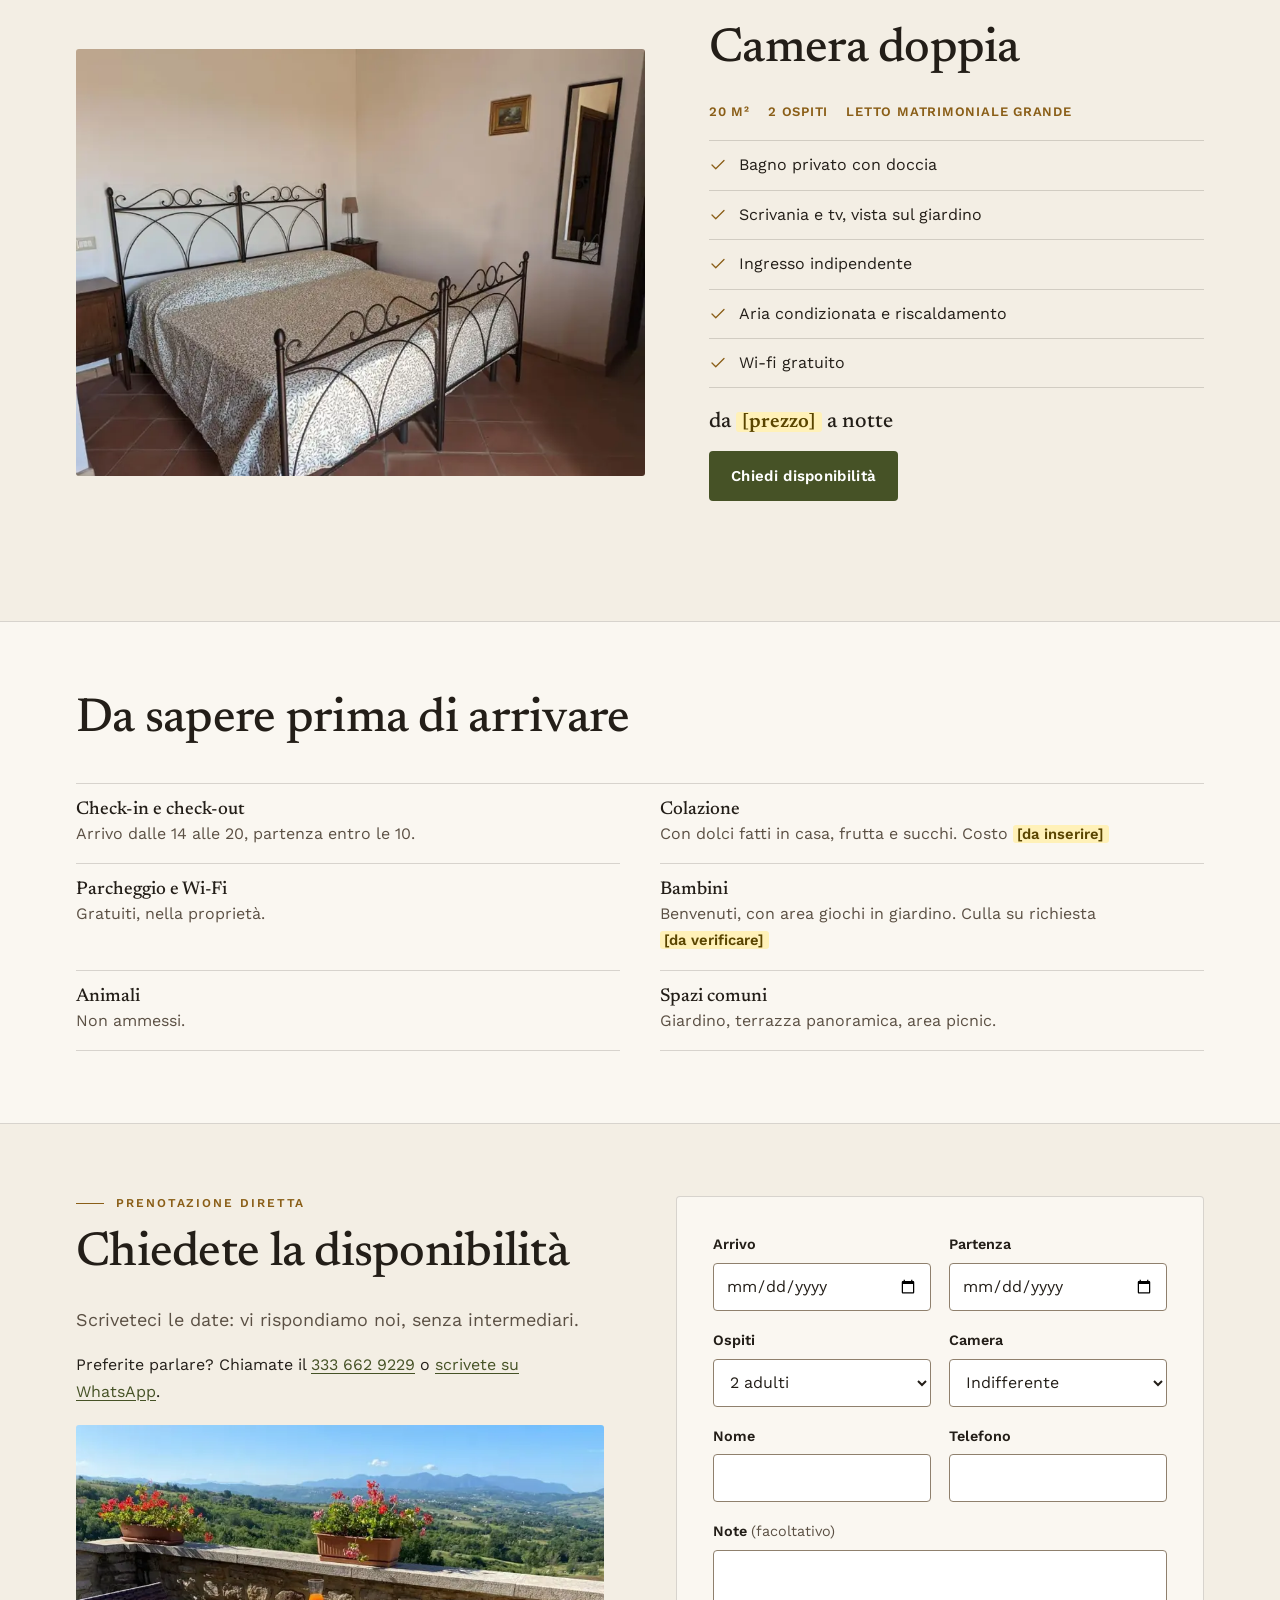
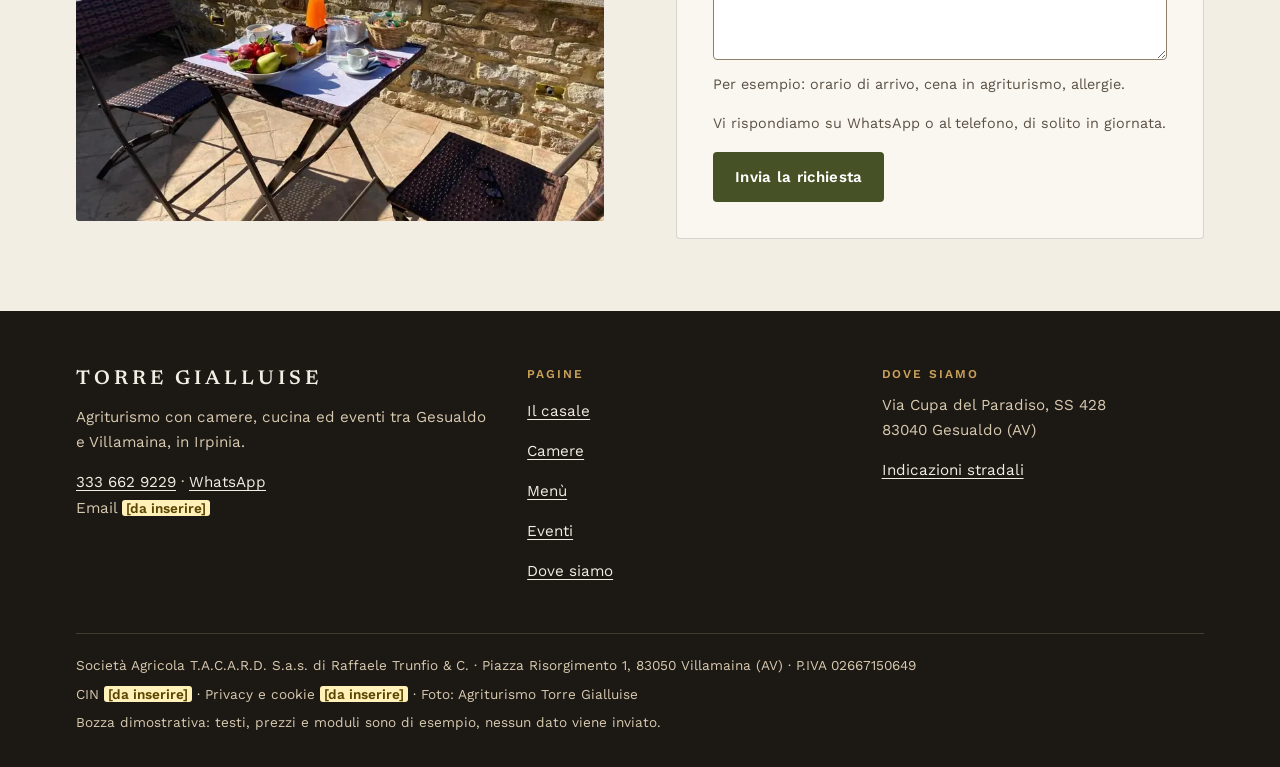
<file: camere.html>
<!doctype html>
<html lang="it">
<head>
<meta charset="utf-8">
<meta name="viewport" content="width=device-width, initial-scale=1">
<title>Camere · Agriturismo Torre Gialluise, Gesualdo</title>
<meta name="description" content="Tre camere con bagno privato e vista sulle colline dell'Irpinia, nel casale in pietra tra Gesualdo e Villamaina. Chiedete la disponibilità.">
<meta name="theme-color" content="#F3EEE4">
<link rel="canonical" href="https://fraspin02.github.io/tacard-trunfio-bozza/camere.html">
<meta property="og:type" content="website">
<meta property="og:locale" content="it_IT">
<meta property="og:site_name" content="Agriturismo Torre Gialluise">
<meta property="og:title" content="Camere · Agriturismo Torre Gialluise, Gesualdo">
<meta property="og:description" content="Tre camere con bagno privato e vista sulle colline dell'Irpinia, nel casale in pietra tra Gesualdo e Villamaina. Chiedete la disponibilità.">
<meta property="og:url" content="https://fraspin02.github.io/tacard-trunfio-bozza/camere.html">
<meta property="og:image" content="https://fraspin02.github.io/tacard-trunfio-bozza/og.jpg">
<meta property="og:image:width" content="1200">
<meta property="og:image:height" content="630">
<meta name="twitter:card" content="summary_large_image">
<link rel="icon" href="favicon.svg" type="image/svg+xml">
<link rel="preload" href="fonts/newsreader-latin-500-normal.woff2" as="font" type="font/woff2" crossorigin>
<link rel="preload" href="fonts/work-sans-latin-400-normal.woff2" as="font" type="font/woff2" crossorigin>
<style>@font-face{font-family:"Newsreader";src:url(fonts/newsreader-latin-500-normal.woff2) format("woff2");font-weight:500;font-style:normal;font-display:swap}
@font-face{font-family:"Newsreader";src:url(fonts/newsreader-latin-600-normal.woff2) format("woff2");font-weight:600;font-style:normal;font-display:swap}
@font-face{font-family:"Newsreader";src:url(fonts/newsreader-latin-500-italic.woff2) format("woff2");font-weight:500;font-style:italic;font-display:swap}
@font-face{font-family:"Work Sans";src:url(fonts/work-sans-latin-400-normal.woff2) format("woff2");font-weight:400;font-display:swap}
@font-face{font-family:"Work Sans";src:url(fonts/work-sans-latin-600-normal.woff2) format("woff2");font-weight:600;font-display:swap}

:root{
  --stone:#F3EEE4;--stone-2:#E8DFCF;--paper:#FAF7F1;
  --ink:#231E18;--ink-2:#5B5044;--sand:#D8CAB1;
  --olive:#465226;--olive-d:#343D1B;--ochre:#8A5E17;--ochre-l:#C9A15A;--crusco:#8C2B1E;
  --line:rgba(35,30,24,.16);
  --serif:"Newsreader",Georgia,"Times New Roman",serif;
  --sans:"Work Sans",system-ui,-apple-system,"Segoe UI",Roboto,sans-serif;
  --r:4px;--r-img:3px;
  --wrap:1160px;--gut:16px;--hdr:64px;
}
*,*::before,*::after{box-sizing:border-box}
html{-webkit-text-size-adjust:100%;scroll-padding-top:80px}
html.nav-open{overflow:hidden}
body{margin:0;background:var(--stone);color:var(--ink);font:400 1rem/1.65 var(--sans);overflow-x:hidden}
img{display:block;max-width:100%;height:auto}
a,button,input,select,textarea,label{touch-action:manipulation;-webkit-tap-highlight-color:rgba(70,82,38,.15)}
a{color:var(--olive);text-underline-offset:3px}
a:hover{color:var(--olive-d)}
h1,h2,h3{font-family:var(--serif);font-weight:500;line-height:1.1;margin:0 0 .5em;letter-spacing:-.015em;text-wrap:balance}
h1{font-size:clamp(2.6rem,10vw,4.8rem)}
h2{font-size:clamp(1.9rem,5.6vw,3rem)}
h3{font-size:1.4rem}
p{margin:0 0 1em}
.lead{font-size:1.125rem;color:var(--ink-2);max-width:36em}
.eyebrow{display:flex;align-items:center;gap:12px;font:600 .75rem/1.3 var(--sans);letter-spacing:.16em;text-transform:uppercase;color:var(--ochre);margin-bottom:1rem}
.eyebrow::before{content:"";width:28px;height:1px;background:currentColor;flex:none}
em.it,.it{font-style:italic}
.wrap{width:100%;max-width:var(--wrap);margin:0 auto;padding:0 var(--gut)}
.sec{padding:72px 0}
.sec--alt{background:var(--paper);border-block:1px solid var(--line)}
.sec--dark{background:var(--ink);color:var(--stone)}
.sec--dark .eyebrow{color:var(--ochre-l)}
.sec--dark .lead,.sec--dark p{color:var(--sand)}
.sec-head{max-width:40em;margin-bottom:36px}
.ph{background:var(--stone-2)}
.visually-hidden{position:absolute!important;width:1px;height:1px;overflow:hidden;clip:rect(0 0 0 0);white-space:nowrap}
.skip{position:absolute;left:8px;top:-60px;background:var(--ink);color:#fff;padding:10px 16px;border-radius:var(--r);z-index:100}
.skip:focus{top:8px}
:focus-visible{outline:2px solid var(--olive);outline-offset:3px}
.todo{background:#FFF1B8;color:#5A4500;padding:0 .3em;border-radius:3px;font-weight:600;font-size:.92em;white-space:nowrap}

/* buttons */
.btn{display:inline-flex;align-items:center;justify-content:center;gap:.6em;min-height:50px;padding:.8em 1.4em;border-radius:var(--r);border:1px solid transparent;font:600 .9375rem/1.1 var(--sans);letter-spacing:.02em;text-decoration:none;cursor:pointer;transition:background-color .2s,color .2s,border-color .2s}
.btn svg{width:19px;height:19px;flex:none}
.btn--main{background:var(--olive);color:#fff}
.btn--main:hover{background:var(--olive-d);color:#fff}
.btn--line{border-color:currentColor;color:var(--ink);background:transparent}
.btn--line:hover{background:var(--ink);border-color:var(--ink);color:var(--stone)}
.btn--olive{background:var(--ink);color:var(--stone)}
.btn--olive:hover{background:#000;color:#fff}
.sec--dark .btn--main{background:var(--stone);color:var(--ink)}
.sec--dark .btn--main:hover{background:#fff;color:var(--ink)}
.sec--dark .btn--line{color:var(--stone)}
.sec--dark .btn--line:hover{background:var(--stone);border-color:var(--stone);color:var(--ink)}
.btn-row{display:flex;flex-wrap:wrap;align-items:center;gap:12px 20px}
.link-arrow{display:inline-flex;align-items:center;gap:.45em;font-weight:600;text-decoration:none;color:var(--ink);border-bottom:1px solid var(--ink);min-height:0;padding:10px 0 4px}
.link-arrow svg{width:17px;height:17px;transition:transform .2s}
.link-arrow:hover{color:var(--olive);border-color:var(--olive)}
.link-arrow:hover svg{transform:translateX(3px)}
svg.i{fill:none;stroke:currentColor;stroke-width:1.75;stroke-linecap:round;stroke-linejoin:round}

/* header */
.hdr{position:sticky;top:0;z-index:50;background:var(--stone);border-bottom:1px solid var(--line)}
.hdr__in{display:grid;grid-template-columns:48px 1fr 48px;align-items:center;min-height:var(--hdr)}
.brand{justify-self:center;font:600 1.0625rem/1 var(--serif);letter-spacing:.2em;text-transform:uppercase;color:var(--ink);text-decoration:none;white-space:nowrap;padding:12px 0 12px .2em}
.brand:hover{color:var(--ink)}
.nav{display:none}
.ico-btn{position:relative;display:inline-flex;align-items:center;justify-content:center;gap:.5em;min-width:44px;height:44px;padding:0;border-radius:var(--r);border:0;background:transparent;color:var(--ink);text-decoration:none;font:600 .9375rem var(--sans);cursor:pointer}
.ico-btn svg{width:22px;height:22px}
.ico-btn:hover{color:var(--olive)}
.ico-btn .lbl{display:none}
.menu-btn{justify-self:start;margin-left:-10px}
.ico-btn--tel{justify-self:end;margin-right:-10px}
.ico-btn--wa{display:none}
.mnav{position:fixed;inset:0;z-index:40;display:flex;flex-direction:column;justify-content:space-between;gap:32px;padding:calc(var(--hdr) + 28px) var(--gut) max(28px,env(safe-area-inset-bottom));background:var(--stone);overflow-y:auto;animation:mnav-in .32s cubic-bezier(.2,.7,.2,1)}
.mnav[hidden]{display:none}
@keyframes mnav-in{from{transform:translateX(-100%)}to{transform:none}}
.mnav__links{display:flex;flex-direction:column;counter-reset:m}
.mnav__links a{display:flex;align-items:baseline;gap:16px;padding:12px 0;border-bottom:1px solid var(--line);color:var(--ink);text-decoration:none;font:500 clamp(1.9rem,8.5vw,2.6rem)/1.15 var(--serif);counter-increment:m}
.mnav__links a::before{content:counter(m,decimal-leading-zero);font:600 .75rem var(--sans);letter-spacing:.12em;color:var(--ochre);min-width:1.6em}
.mnav__links a[aria-current="page"]{font-style:italic;color:var(--olive)}
.mnav__foot p{color:var(--ink-2);font-size:.95rem}
.mnav__foot .btn{flex:1 1 140px}
@media (min-width:1000px){
  .hdr__in{display:flex;gap:8px;min-height:76px}
  .brand{order:-1;margin-right:auto;font-size:1.2rem}
  .menu-btn{display:none}
  .nav{display:flex;gap:2px;margin-right:16px}
  .nav a{padding:10px 12px;color:var(--ink);text-decoration:none;font-size:.9375rem}
  .nav a:hover{color:var(--olive)}
  .nav a[aria-current="page"]{color:var(--olive);text-decoration:underline;text-decoration-thickness:1px;text-underline-offset:8px}
  .ico-btn--tel{margin:0;padding:0 14px}
  .ico-btn--tel .lbl{display:inline}
  .ico-btn--wa{display:inline-flex;background:var(--olive);color:#fff;padding:0 16px}
  .ico-btn--wa .lbl{display:inline}
  .ico-btn--wa:hover{background:var(--olive-d);color:#fff}
  .mnav{display:none!important}
}

/* hero */
.hero{padding:40px 0 64px}
.hero__grid{display:grid;gap:36px}
.hero h1{margin-bottom:.35em}
.hero h1 .it{display:block;font-size:.4em;line-height:1.25;color:var(--ink-2);margin-top:.5em;letter-spacing:0}
.hero .lead{margin-bottom:1.8em}
.arch{position:relative;margin:0}
.arch img{border-radius:var(--r-img)}
.arch figcaption{margin-top:10px;font:italic 500 .95rem var(--serif);color:var(--ink-2)}
.hero__img{aspect-ratio:4/4.6;width:100%;object-fit:cover}
.hero__note{display:flex;align-items:center;gap:8px;margin-top:24px;color:var(--ink-2);font-size:.95rem}
.hero__note svg{width:18px;height:18px;flex:none;color:var(--ochre)}
@media (min-width:880px){
  .hero{padding:72px 0 96px}
  .hero__grid{grid-template-columns:1.1fr .9fr;align-items:end;gap:72px}
  .hero__grid>:first-child{padding-bottom:40px}
  .hero__img{aspect-ratio:4/5}
}

/* page head */
.phead{padding:48px 0 32px;border-bottom:1px solid var(--line);margin-bottom:40px}
.phead h1{font-size:clamp(2.4rem,8vw,4rem)}
.crumbs{font-size:.85rem;letter-spacing:.04em;color:var(--ink-2);margin-bottom:14px}
.crumbs a{color:var(--ink-2)}

/* split media/text */
.split{display:grid;gap:36px;align-items:center}
@media (min-width:880px){.split{grid-template-columns:1fr 1fr;gap:72px}.split--rev>:first-child{order:2}}
.rimg{border-radius:var(--r-img);overflow:hidden}
.rimg img{width:100%;height:100%;object-fit:cover}
.mosaic{display:grid;grid-template-columns:1.3fr 1fr;grid-template-rows:auto auto;gap:8px}
.mosaic .rimg:first-child{grid-row:span 2}
.mosaic img{aspect-ratio:3/4}
.mosaic .rimg:not(:first-child) img{aspect-ratio:4/3.1}
.facts{display:grid;grid-template-columns:1fr 1fr;gap:0;margin:28px 0 0;border-top:1px solid var(--line)}
.facts div{padding:18px 16px 18px 0;border-bottom:1px solid var(--line)}
.facts div:nth-child(even){padding-left:16px;border-left:1px solid var(--line)}
.facts dt{font:500 1.55rem/1.1 var(--serif);color:var(--ink)}
.facts dd{margin:6px 0 0;font-size:.9rem;color:var(--ink-2)}

/* cards */
.grid{display:grid;gap:36px 24px}
@media (min-width:640px){.grid--2{grid-template-columns:1fr 1fr}.grid--3{grid-template-columns:1fr 1fr}.grid--4{grid-template-columns:1fr 1fr}}
@media (min-width:960px){.grid--3{grid-template-columns:repeat(3,1fr)}.grid--4{grid-template-columns:repeat(4,1fr)}}
.card{display:flex;flex-direction:column;color:var(--ink)}
.card__img{aspect-ratio:4/4.6;object-fit:cover;width:100%;border-radius:var(--r-img);transition:opacity .3s}
.card__body{display:flex;flex-direction:column;gap:6px;padding:18px 0 0;flex:1}
.card__body h3{margin:0}
.card__body p{margin:0;color:var(--ink-2)}
.card__meta{font-size:.8125rem;letter-spacing:.08em;text-transform:uppercase;color:var(--ochre);font-weight:600}
.card .link-arrow{align-self:flex-start;margin-top:8px}
a.card{text-decoration:none}
a.card:hover .card__img{opacity:.88}
a.card:hover h3{color:var(--olive)}
.tile{position:relative;display:block;border-radius:var(--r-img);overflow:hidden;color:#fff;text-decoration:none;min-height:300px}
.tile img{position:absolute;inset:0;width:100%;height:100%;object-fit:cover}
.tile::after{content:"";position:absolute;inset:0;background:linear-gradient(to top,rgba(25,20,15,.85) 0%,rgba(25,20,15,.3) 45%,rgba(25,20,15,0) 70%)}
.tile__t{position:absolute;left:20px;right:20px;bottom:18px;z-index:1}
.tile__t h3{margin:0 0 2px;color:#fff}
.tile__t span{font-size:.95rem;color:#F1E9DA}

/* lists */
.ticks{list-style:none;padding:0;margin:0 0 1.4em;display:grid;gap:0;border-top:1px solid var(--line)}
.ticks li{display:flex;gap:12px;align-items:flex-start;padding:11px 0;border-bottom:1px solid var(--line)}
.ticks svg{width:18px;height:18px;flex:none;margin-top:4px;color:var(--ochre)}
.sec--dark .ticks svg{color:var(--ochre-l)}
.chips{display:flex;flex-wrap:wrap;gap:8px;list-style:none;padding:0;margin:0 0 20px}
.chips li{padding:6px 12px;border:1px solid var(--line);border-radius:var(--r);font-size:.92rem}

/* dishes */
.dishes{list-style:none;padding:0;margin:0 0 28px}
.dishes li{display:flex;justify-content:space-between;gap:16px;padding:14px 0;border-bottom:1px solid var(--line)}
.dishes b{font:500 1.2rem/1.3 var(--serif)}
.dishes small{display:block;color:var(--ink-2);font-size:.92rem;font-style:italic}
.dishes .pr{white-space:nowrap;align-self:flex-start;padding-top:2px}
.grid>div>h3{font:600 .75rem/1.3 var(--sans);letter-spacing:.16em;text-transform:uppercase;color:var(--ochre);margin:0 0 4px}

/* quotes */
.quotes{display:grid;gap:28px}
@media (min-width:880px){.quotes{grid-template-columns:repeat(3,1fr);gap:40px}}
.quote{margin:0;padding:4px 0 0 20px;border-left:1px solid var(--ochre-l)}
.quote p{font:italic 500 1.3rem/1.4 var(--serif);color:var(--stone)!important}
.quote footer{font-size:.85rem;letter-spacing:.04em;color:var(--sand)}
.scores{display:grid;grid-template-columns:repeat(3,1fr);margin:0 0 44px;padding:0;list-style:none;border-block:1px solid rgba(216,202,177,.25)}
.scores li{display:flex;flex-direction:column;gap:2px;padding:18px 8px 18px 0;color:var(--sand);font-size:.85rem;line-height:1.35}
.scores li+li{padding-left:14px;border-left:1px solid rgba(216,202,177,.25)}
.scores b{font:500 2.1rem/1 var(--serif);color:var(--stone)}

/* where */
.where{display:grid;gap:32px}
@media (min-width:880px){.where{grid-template-columns:1fr 1.1fr;gap:72px;align-items:center}}
.addr{font-style:normal;font-size:1.1rem;margin-bottom:20px}
.dist{list-style:none;padding:0;margin:0 0 28px;border-top:1px solid var(--line)}
.dist li{display:flex;justify-content:space-between;gap:12px;padding:12px 0;border-bottom:1px solid var(--line)}
.dist span:last-child{font-family:var(--serif);font-size:1.1rem;white-space:nowrap}

/* cta band */
.cta{text-align:center}
.cta .lead{margin-inline:auto}
.cta .btn-row{justify-content:center}
.cta .tel-big{display:inline-block;font:500 clamp(2.2rem,9vw,3.4rem)/1.1 var(--serif);color:var(--stone);text-decoration:none;margin:8px 0 28px;letter-spacing:.01em}
.cta .tel-big:hover{color:#fff;text-decoration:underline;text-decoration-thickness:1px}

/* rooms page */
.room{display:grid;gap:24px;padding:48px 0;border-top:1px solid var(--line)}
.room:first-of-type{border-top:0;padding-top:0}
@media (min-width:880px){.room{grid-template-columns:1.15fr 1fr;gap:64px;align-items:center}}
.room__img{aspect-ratio:4/3;width:100%;object-fit:cover}
.room__spec{display:flex;flex-wrap:wrap;gap:6px 18px;margin:0 0 18px;padding:0;list-style:none;font-size:.8125rem;letter-spacing:.06em;text-transform:uppercase;font-weight:600;color:var(--ochre)}
.room__price{font:500 1.35rem var(--serif);margin:6px 0 18px}
.info{display:grid;gap:0;margin:0;border-top:1px solid var(--line)}
@media (min-width:640px){.info{grid-template-columns:1fr 1fr;column-gap:40px}}
.info div{padding:16px 0;border-bottom:1px solid var(--line)}
.info dt{font:500 1.15rem var(--serif)}
.info dd{margin:2px 0 0;color:var(--ink-2)}

/* forms */
.form{background:var(--paper);border:1px solid var(--line);border-radius:var(--r);padding:24px 18px}
@media (min-width:640px){.form{padding:36px}}
.fgrid{display:grid;gap:18px}
@media (min-width:640px){.fgrid{grid-template-columns:1fr 1fr}.fgrid .full{grid-column:1/-1}}
.field label,.field legend{display:block;font-weight:600;margin-bottom:6px;font-size:.9rem}
.field .opt{font-weight:400;color:var(--ink-2)}
.field input,.field select,.field textarea{width:100%;min-height:48px;padding:10px 12px;border:1px solid #8F806D;border-radius:var(--r);background:#fff;color:var(--ink);font:400 1rem var(--sans)}
.field textarea{min-height:110px;resize:vertical}
.field input:focus,.field select:focus,.field textarea:focus{border-color:var(--olive);outline:2px solid var(--olive);outline-offset:1px}
.field [aria-invalid="true"]{border-color:var(--crusco)}
.err{display:flex;gap:6px;align-items:center;color:var(--crusco);font-size:.9rem;margin-top:6px;font-weight:600}
.err svg{width:16px;height:16px;flex:none}
.err[hidden]{display:none}
.help{font-size:.9rem;color:var(--ink-2);margin:4px 0 0}
fieldset{border:0;padding:0;margin:0;min-width:0}
.radio{display:flex;align-items:center;gap:10px;min-height:48px;padding:10px 14px;border:1px solid var(--line);border-radius:var(--r);background:#fff;cursor:pointer;margin-bottom:8px}
.radio input{width:20px;height:20px;accent-color:var(--olive);margin:0}
.radio:has(input:checked){border-color:var(--olive);background:#F3F4EA}
.done{border-radius:var(--r);background:#EEF0E2;border:1px solid #C9CFAE;padding:22px}
.done[hidden]{display:none}
.done h3{display:flex;align-items:center;gap:8px}
.done h3 svg{width:24px;height:24px;color:var(--olive)}
.demo-note{font-size:.88rem;color:var(--ink-2);margin:12px 0 0}

/* footer */
.ftr{background:#1C1813;color:var(--sand);padding:56px 0 28px;font-size:.95rem}
.ftr a{color:var(--stone)}
.ftr__grid{display:grid;gap:32px}
@media (min-width:880px){.ftr__grid{grid-template-columns:1.3fr 1fr 1fr}}
.ftr h2{font:600 1.25rem/1.2 var(--serif);letter-spacing:.2em;text-transform:uppercase;color:var(--stone);margin-bottom:14px}
.ftr h3{font:600 .75rem var(--sans);letter-spacing:.16em;text-transform:uppercase;color:var(--ochre-l);margin-bottom:12px}
.ftr ul{list-style:none;padding:0;margin:0}
.ftr li{margin-bottom:4px}
.ftr li a{display:inline-flex;min-height:36px;align-items:center}
.ftr__legal{margin-top:40px;padding-top:20px;border-top:1px solid rgba(216,202,177,.2);font-size:.85rem}
.ftr__legal p{margin:0 0 6px}
.ftr .todo{font-size:.85rem}

@media (prefers-reduced-motion:reduce){*,*::before,*::after{animation:none!important;transition:none!important;scroll-behavior:auto!important}}
</style>
</head>
<body>
<svg width="0" height="0" style="position:absolute" aria-hidden="true"><symbol id="i-phone" viewBox="0 0 24 24"><path d="M22 16.92v3a2 2 0 0 1-2.18 2 19.79 19.79 0 0 1-8.63-3.07 19.5 19.5 0 0 1-6-6 19.79 19.79 0 0 1-3.07-8.67A2 2 0 0 1 4.11 2h3a2 2 0 0 1 2 1.72c.13.96.36 1.9.7 2.81a2 2 0 0 1-.45 2.11L8.09 9.91a16 16 0 0 0 6 6l1.27-1.27a2 2 0 0 1 2.11-.45c.91.34 1.85.57 2.81.7A2 2 0 0 1 22 16.92z"/></symbol><symbol id="i-chat" viewBox="0 0 24 24"><path d="M7.9 20A9 9 0 1 0 4 16.1L2 22Z"/><path d="M8.5 10.5h.01M12 10.5h.01M15.5 10.5h.01"/></symbol><symbol id="i-bag" viewBox="0 0 24 24"><path d="M6 2 3 6v14a2 2 0 0 0 2 2h14a2 2 0 0 0 2-2V6l-3-4Z"/><path d="M3 6h18"/><path d="M16 10a4 4 0 0 1-8 0"/></symbol><symbol id="i-menu" viewBox="0 0 24 24"><path d="M4 6h16M4 12h16M4 18h16"/></symbol><symbol id="i-x" viewBox="0 0 24 24"><path d="M18 6 6 18M6 6l12 12"/></symbol><symbol id="i-pin" viewBox="0 0 24 24"><path d="M20 10c0 6-8 12-8 12s-8-6-8-12a8 8 0 0 1 16 0Z"/><circle cx="12" cy="10" r="3"/></symbol><symbol id="i-arrow" viewBox="0 0 24 24"><path d="M5 12h14M12 5l7 7-7 7"/></symbol><symbol id="i-check" viewBox="0 0 24 24"><path d="M20 6 9 17l-5-5"/></symbol><symbol id="i-alert" viewBox="0 0 24 24"><circle cx="12" cy="12" r="10"/><path d="M12 8v4M12 16h.01"/></symbol></svg>
<a class="skip" href="#main">Vai al contenuto</a>
<header class="hdr">
 <div class="wrap hdr__in">
  <button class="ico-btn menu-btn" type="button" aria-expanded="false" aria-controls="mnav" aria-label="Apri menu"><svg class="i" aria-hidden="true"><use href="#i-menu"/></svg></button>
  <a class="brand" href="index.html" translate="no">Torre Gialluise</a>
  <nav class="nav" aria-label="Principale"><a href="index.html">Il casale</a><a href="camere.html" aria-current="page">Camere</a><a href="menu.html">Menù</a><a href="index.html#eventi">Eventi</a><a href="index.html#dove">Dove siamo</a></nav>
  <a class="ico-btn ico-btn--tel" href="tel:+393336629229" aria-label="Chiama il 333 662 9229"><svg class="i" aria-hidden="true"><use href="#i-phone"/></svg><span class="lbl">333 662 9229</span></a>
  <a class="ico-btn ico-btn--wa" href="https://wa.me/393336629229?text=Buongiorno%2C%20vorrei%20avere%20informazioni%20sull%27agriturismo." aria-label="WhatsApp, scriveteci"><svg class="i" aria-hidden="true"><use href="#i-chat"/></svg><span class="lbl">WhatsApp</span></a>
 </div>
 <nav id="mnav" class="mnav" aria-label="Menu" hidden>
  <div class="mnav__links"><a href="index.html">Il casale</a><a href="camere.html" aria-current="page">Camere</a><a href="menu.html">Menù</a><a href="index.html#eventi">Eventi</a><a href="index.html#dove">Dove siamo</a></div>
  <div class="mnav__foot">
   <p>Via Cupa del Paradiso, SS 428 · Gesualdo (AV)</p>
   <div class="btn-row"><a class="btn btn--main" href="tel:+393336629229"><svg class="i" aria-hidden="true"><use href="#i-phone"/></svg> Chiama</a><a class="btn btn--line" href="https://wa.me/393336629229"><svg class="i" aria-hidden="true"><use href="#i-chat"/></svg> WhatsApp</a></div>
  </div>
 </nav>
</header>
<main id="main">
<section class="phead"><div class="wrap">
 <p class="crumbs"><a href="index.html">Home</a> / Camere</p>
 <h1>Le camere</h1>
 <p class="lead">Tre camere nel casale in pietra, ognuna con bagno privato, ingresso indipendente e vista sulla campagna irpina.</p>
</div></section>
<section class="sec" style="padding-top:8px"><div class="wrap"><article class="room" id="balcone">
 <div class="rimg"><img class="room__img" src="img/camera-balcone-800.webp" srcset="img/camera-balcone-480.webp 480w, img/camera-balcone-800.webp 800w, img/camera-balcone-1196.webp 1196w" sizes="(min-width:880px) 560px, 100vw" width="1196" height="900" alt="Camera con letto matrimoniale in ferro battuto e pavimento in cotto" loading="lazy" decoding="async"></div>
 <div>
  <h2>Camera con balcone</h2>
  <ul class="room__spec"><li>23 m²</li><li>fino a 4 ospiti</li><li>letto matrimoniale grande e divano letto</li></ul>
  <ul class="ticks"><li><svg class="i" aria-hidden="true"><use href="#i-check"/></svg><span>Bagno privato con vasca</span></li><li><svg class="i" aria-hidden="true"><use href="#i-check"/></svg><span>Balcone con vista sulle colline</span></li><li><svg class="i" aria-hidden="true"><use href="#i-check"/></svg><span>Ingresso indipendente</span></li><li><svg class="i" aria-hidden="true"><use href="#i-check"/></svg><span>Aria condizionata e riscaldamento</span></li><li><svg class="i" aria-hidden="true"><use href="#i-check"/></svg><span>Wi-fi gratuito</span></li></ul>
  <p class="room__price">da <span class="todo">[prezzo]</span> a notte</p>
  <a class="btn btn--main" href="#prenota" data-room="Camera con balcone">Chiedi disponibilità</a>
 </div>
</article><article class="room" id="terrazza">
 <div class="rimg"><img class="room__img" src="img/camera-letto-aggiunto-800.webp" srcset="img/camera-letto-aggiunto-480.webp 480w, img/camera-letto-aggiunto-800.webp 800w, img/camera-letto-aggiunto-1196.webp 1196w" sizes="(min-width:880px) 560px, 100vw" width="1196" height="900" alt="Camera matrimoniale luminosa con copriletto chiaro" loading="lazy" decoding="async"></div>
 <div>
  <h2>Camera con terrazza</h2>
  <ul class="room__spec"><li>20 m²</li><li>2 ospiti, più un letto aggiunto</li><li>letto matrimoniale grande</li></ul>
  <ul class="ticks"><li><svg class="i" aria-hidden="true"><use href="#i-check"/></svg><span>Bagno privato con doccia</span></li><li><svg class="i" aria-hidden="true"><use href="#i-check"/></svg><span>Terrazza privata vista montagna</span></li><li><svg class="i" aria-hidden="true"><use href="#i-check"/></svg><span>Ingresso indipendente</span></li><li><svg class="i" aria-hidden="true"><use href="#i-check"/></svg><span>Aria condizionata e riscaldamento</span></li><li><svg class="i" aria-hidden="true"><use href="#i-check"/></svg><span>Wi-fi gratuito</span></li></ul>
  <p class="room__price">da <span class="todo">[prezzo]</span> a notte</p>
  <a class="btn btn--main" href="#prenota" data-room="Camera con terrazza">Chiedi disponibilità</a>
 </div>
</article><article class="room" id="doppia">
 <div class="rimg"><img class="room__img" src="img/camera-doppia-800.webp" srcset="img/camera-doppia-480.webp 480w, img/camera-doppia-800.webp 800w, img/camera-doppia-1196.webp 1196w" sizes="(min-width:880px) 560px, 100vw" width="1196" height="900" alt="Camera doppia con letto in ferro battuto e specchio" loading="lazy" decoding="async"></div>
 <div>
  <h2>Camera doppia</h2>
  <ul class="room__spec"><li>20 m²</li><li>2 ospiti</li><li>letto matrimoniale grande</li></ul>
  <ul class="ticks"><li><svg class="i" aria-hidden="true"><use href="#i-check"/></svg><span>Bagno privato con doccia</span></li><li><svg class="i" aria-hidden="true"><use href="#i-check"/></svg><span>Scrivania e tv, vista sul giardino</span></li><li><svg class="i" aria-hidden="true"><use href="#i-check"/></svg><span>Ingresso indipendente</span></li><li><svg class="i" aria-hidden="true"><use href="#i-check"/></svg><span>Aria condizionata e riscaldamento</span></li><li><svg class="i" aria-hidden="true"><use href="#i-check"/></svg><span>Wi-fi gratuito</span></li></ul>
  <p class="room__price">da <span class="todo">[prezzo]</span> a notte</p>
  <a class="btn btn--main" href="#prenota" data-room="Camera doppia">Chiedi disponibilità</a>
 </div>
</article></div></section>
<section class="sec sec--alt" aria-labelledby="serv-t"><div class="wrap">
 <div class="sec-head"><h2 id="serv-t">Da sapere prima di arrivare</h2></div>
 <dl class="info">
  <div><dt>Check-in e check-out</dt><dd>Arrivo dalle 14 alle 20, partenza entro le 10.</dd></div>
  <div><dt>Colazione</dt><dd>Con dolci fatti in casa, frutta e succhi. Costo <span class="todo">[da inserire]</span></dd></div>
  <div><dt>Parcheggio e Wi-Fi</dt><dd>Gratuiti, nella proprietà.</dd></div>
  <div><dt>Bambini</dt><dd>Benvenuti, con area giochi in giardino. Culla su richiesta <span class="todo">[da verificare]</span></dd></div>
  <div><dt>Animali</dt><dd>Non ammessi.</dd></div>
  <div><dt>Spazi comuni</dt><dd>Giardino, terrazza panoramica, area picnic.</dd></div>
 </dl>
</div></section>
<section class="sec" id="prenota" aria-labelledby="prenota-t"><div class="wrap split" style="align-items:start">
 <div><span class="eyebrow">Prenotazione diretta</span><h2 id="prenota-t">Chiedete la disponibilità</h2>
 <p class="lead">Scriveteci le date: vi rispondiamo noi, senza intermediari.</p>
 <p>Preferite parlare? Chiamate il <a href="tel:+393336629229">333 662 9229</a> o <a href="https://wa.me/393336629229?text=Buongiorno%2C%20vorrei%20sapere%20se%20avete%20camere%20libere%20per%20queste%20date%3A%20">scrivete su WhatsApp</a>.</p>
 <div class="rimg" style="margin-top:20px"><img src="img/terrazza-800.webp" srcset="img/terrazza-480.webp 480w, img/terrazza-800.webp 800w, img/terrazza-1200.webp 1200w" sizes="(min-width:880px) 560px, 100vw" width="1200" height="900" alt="Tavolino apparecchiato per la colazione sulla terrazza con vista" loading="lazy" decoding="async"></div></div>
 <div><form class="form" id="pren-form" data-demo="pren-ok" aria-labelledby="prenota-t">
 <div class="fgrid">
  <div class="field"><label for="arrivo">Arrivo</label><input id="arrivo" name="arrivo" type="date" required aria-describedby="arrivo-e"><p class="err" id="arrivo-e" hidden><svg class="i" aria-hidden="true"><use href="#i-alert"/></svg>Scegliete la data di arrivo</p></div>
  <div class="field"><label for="partenza">Partenza</label><input id="partenza" name="partenza" type="date" required aria-describedby="partenza-e" data-after="arrivo"><p class="err" id="partenza-e" hidden><svg class="i" aria-hidden="true"><use href="#i-alert"/></svg>La partenza deve essere dopo l'arrivo</p></div>
  <div class="field"><label for="ospiti">Ospiti</label><select id="ospiti" name="ospiti" required><option>2 adulti</option><option>1 adulto</option><option>2 adulti + 1 bambino</option><option>2 adulti + 2 bambini</option><option>3 adulti</option><option>4 adulti</option></select></div>
  <div class="field"><label for="camera">Camera</label><select id="camera" name="camera"><option>Indifferente</option><option>Camera con balcone</option><option>Camera con terrazza</option><option>Camera doppia</option></select></div>
  <div class="field"><label for="nome">Nome</label><input id="nome" name="nome" type="text" required aria-describedby="nome-e" autocomplete="name"><p class="err" id="nome-e" hidden><svg class="i" aria-hidden="true"><use href="#i-alert"/></svg>Inserite il vostro nome</p></div>
  <div class="field"><label for="tel">Telefono</label><input id="tel" name="tel" type="tel" required aria-describedby="tel-e" autocomplete="tel" inputmode="tel" data-rule="tel"><p class="err" id="tel-e" hidden><svg class="i" aria-hidden="true"><use href="#i-alert"/></svg>Inserite un numero di telefono, ci serve per rispondervi</p></div>
  <div class="field full"><label for="note">Note <span class=opt>(facoltativo)</span></label><textarea id="note" name="note" aria-describedby="note-h"></textarea><p class="help" id="note-h">Per esempio: orario di arrivo, cena in agriturismo, allergie.</p></div>
 </div>
 <p class="help" style="margin:16px 0">Vi rispondiamo su WhatsApp o al telefono, di solito in giornata.</p>
 <button class="btn btn--main" type="submit">Invia la richiesta</button>
</form>
<div class="done" id="pren-ok" hidden role="status"><h3><svg class="i" aria-hidden="true"><use href="#i-check"/></svg> Richiesta pronta</h3><p>Vi ricontattiamo al numero indicato per confermare la disponibilità.</p><p class="demo-note">Questa è una bozza: il modulo non invia ancora nulla.</p></div></div>
</div></section>
</main>
<footer class="ftr">
 <div class="wrap">
  <div class="ftr__grid">
   <div>
    <h2 translate="no">Torre Gialluise</h2>
    <p>Agriturismo con camere, cucina ed eventi tra Gesualdo e Villamaina, in Irpinia.</p>
    <p><a href="tel:+393336629229">333 662 9229</a> · <a href="https://wa.me/393336629229">WhatsApp</a><br>Email <span class="todo">[da inserire]</span></p>
   </div>
   <div>
    <h3>Pagine</h3>
    <ul><li><a href="index.html">Il casale</a></li><li><a href="camere.html">Camere</a></li><li><a href="menu.html">Menù</a></li><li><a href="index.html#eventi">Eventi</a></li><li><a href="index.html#dove">Dove siamo</a></li></ul>
   </div>
   <div>
    <h3>Dove siamo</h3>
    <p>Via Cupa del Paradiso, SS 428<br>83040 Gesualdo (AV)</p>
    <p><a href="https://www.google.com/maps/dir/?api=1&destination=40.9926,15.0762" rel="noopener">Indicazioni stradali</a></p>
   </div>
  </div>
  <div class="ftr__legal">
   <p>Società Agricola T.A.C.A.R.D. S.a.s. di Raffaele Trunfio &amp; C. · Piazza Risorgimento 1, 83050 Villamaina (AV) · P.IVA 02667150649</p>
   <p>CIN <span class="todo">[da inserire]</span> · Privacy e cookie <span class="todo">[da inserire]</span> · Foto: Agriturismo Torre Gialluise</p>
   <p>Bozza dimostrativa: testi, prezzi e moduli sono di esempio, nessun dato viene inviato.</p>
  </div>
 </div>
</footer>
<script src="app.js" defer></script>
</body>
</html>
</file>
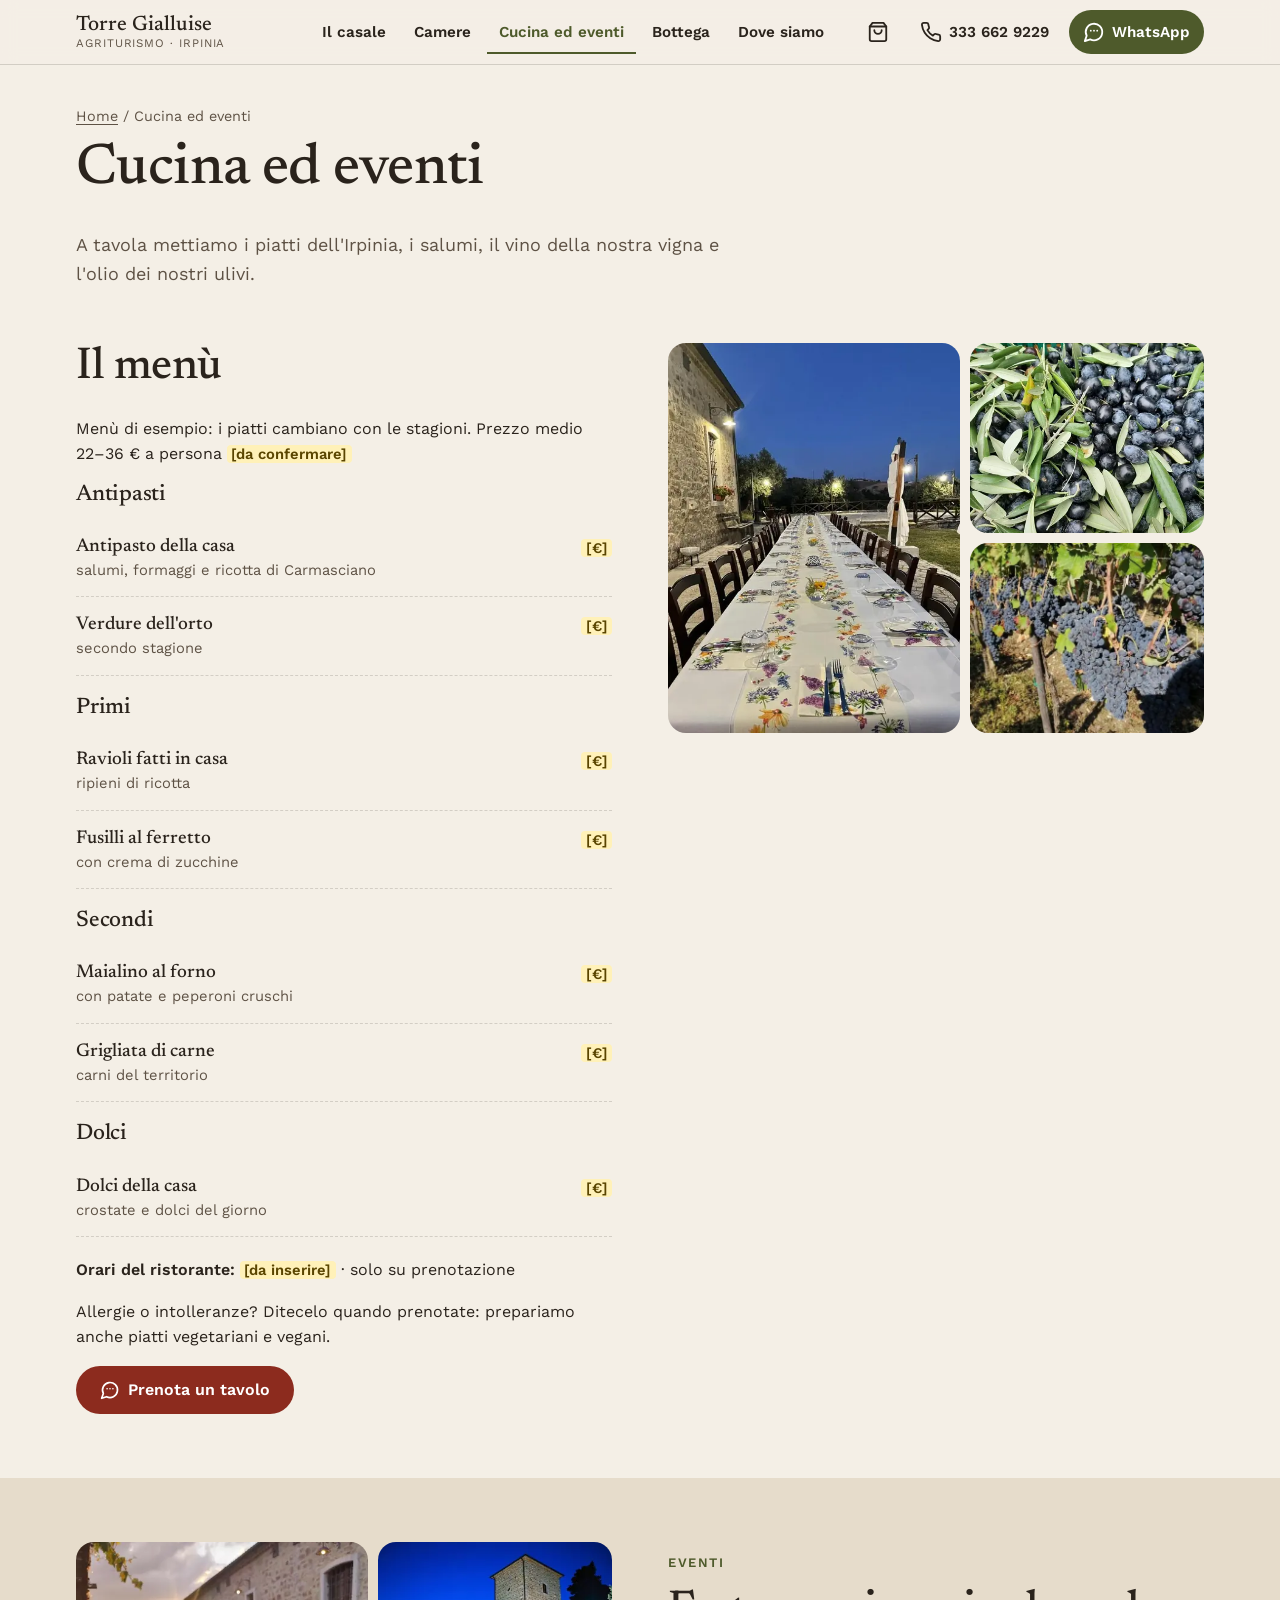
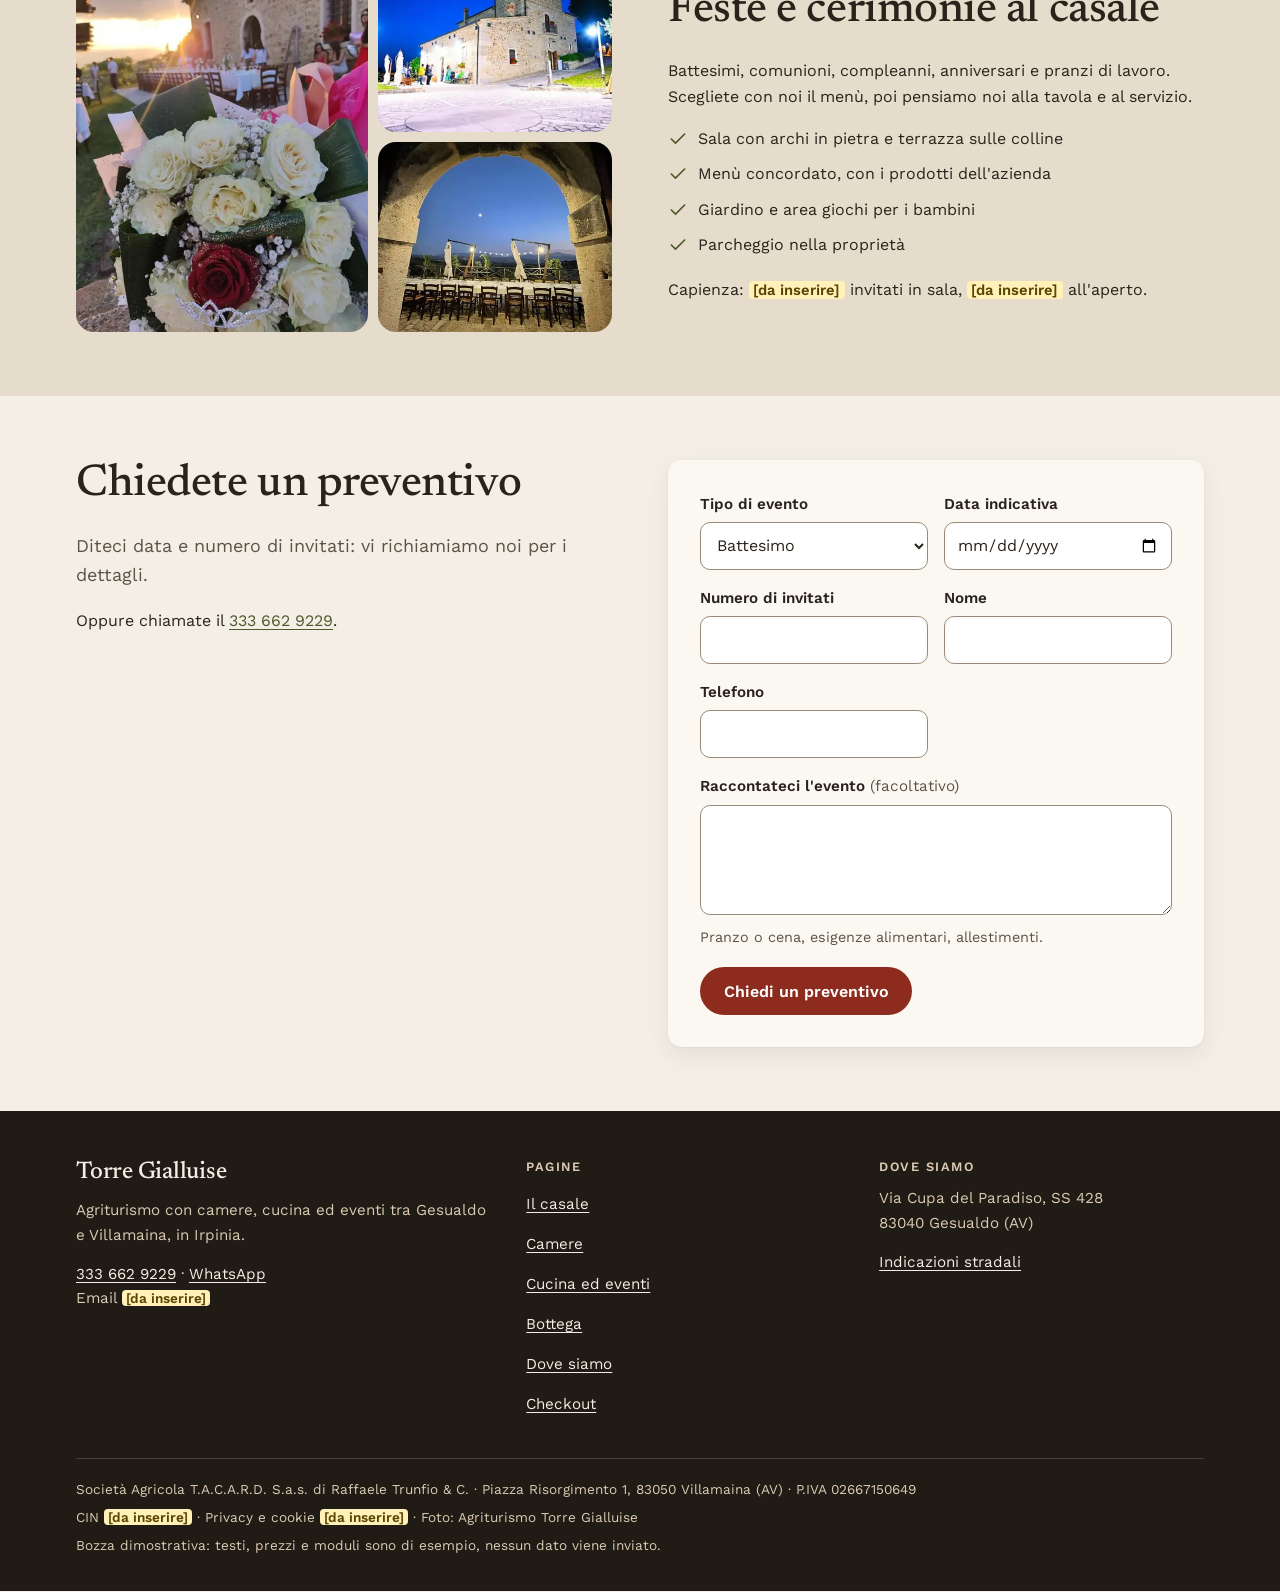
<file: cucina-eventi.html>
<!doctype html>
<html lang="it">
<head>
<meta charset="utf-8">
<meta name="viewport" content="width=device-width, initial-scale=1">
<title>Cucina ed eventi · Agriturismo Torre Gialluise</title>
<meta name="description" content="Cucina irpina con salumi, ricotta di Carmasciano e pasta fatta in casa. Battesimi, comunioni e feste nel casale tra Gesualdo e Villamaina.">
<meta name="theme-color" content="#F4EFE6">
<link rel="canonical" href="https://fraspin02.github.io/tacard-trunfio-bozza/cucina-eventi.html">
<meta property="og:type" content="website">
<meta property="og:locale" content="it_IT">
<meta property="og:site_name" content="Agriturismo Torre Gialluise">
<meta property="og:title" content="Cucina ed eventi · Agriturismo Torre Gialluise">
<meta property="og:description" content="Cucina irpina con salumi, ricotta di Carmasciano e pasta fatta in casa. Battesimi, comunioni e feste nel casale tra Gesualdo e Villamaina.">
<meta property="og:url" content="https://fraspin02.github.io/tacard-trunfio-bozza/cucina-eventi.html">
<meta property="og:image" content="https://fraspin02.github.io/tacard-trunfio-bozza/og.jpg">
<meta property="og:image:width" content="1200">
<meta property="og:image:height" content="630">
<meta name="twitter:card" content="summary_large_image">
<link rel="icon" href="favicon.svg" type="image/svg+xml">
<link rel="preload" href="fonts/newsreader-latin-500-normal.woff2" as="font" type="font/woff2" crossorigin>
<link rel="preload" href="fonts/work-sans-latin-400-normal.woff2" as="font" type="font/woff2" crossorigin>
<style>@font-face{font-family:"Newsreader";src:url(fonts/newsreader-latin-500-normal.woff2) format("woff2");font-weight:500;font-style:normal;font-display:swap}
@font-face{font-family:"Newsreader";src:url(fonts/newsreader-latin-600-normal.woff2) format("woff2");font-weight:600;font-style:normal;font-display:swap}
@font-face{font-family:"Newsreader";src:url(fonts/newsreader-latin-500-italic.woff2) format("woff2");font-weight:500;font-style:italic;font-display:swap}
@font-face{font-family:"Work Sans";src:url(fonts/work-sans-latin-400-normal.woff2) format("woff2");font-weight:400;font-display:swap}
@font-face{font-family:"Work Sans";src:url(fonts/work-sans-latin-600-normal.woff2) format("woff2");font-weight:600;font-display:swap}

:root{
  --stone:#F4EFE6;--stone-2:#E6DCCB;--paper:#FBF8F2;
  --ink:#2A231C;--ink-2:#5E5245;--sand:#D9CBB3;
  --olive:#4E5A2B;--olive-d:#3C4620;--crusco:#8C2B1E;
  --line:rgba(42,35,28,.16);
  --serif:"Newsreader",Georgia,"Times New Roman",serif;
  --sans:"Work Sans",system-ui,-apple-system,"Segoe UI",Roboto,sans-serif;
  --r:14px;--r-img:18px;
  --wrap:1160px;--gut:16px;
  --sh:0 1px 2px rgba(42,35,28,.06),0 8px 24px rgba(42,35,28,.08);
}
*,*::before,*::after{box-sizing:border-box}
html{-webkit-text-size-adjust:100%;scroll-padding-top:80px}
body{margin:0;background:var(--stone);color:var(--ink);font:400 1rem/1.6 var(--sans);overflow-x:hidden}
img{display:block;max-width:100%;height:auto}
a,button,input,select,textarea,label{touch-action:manipulation;-webkit-tap-highlight-color:rgba(78,90,43,.15)}
a{color:var(--olive);text-underline-offset:3px}
a:hover{color:var(--olive-d)}
h1,h2,h3{font-family:var(--serif);font-weight:500;line-height:1.12;margin:0 0 .5em;letter-spacing:-.01em;text-wrap:balance}
h1{font-size:clamp(2.5rem,9vw,4.4rem)}
h2{font-size:clamp(1.85rem,5.4vw,2.8rem)}
h3{font-size:1.4rem}
p{margin:0 0 1em}
.lead{font-size:1.125rem;color:var(--ink-2);max-width:38em}
.eyebrow{display:block;font:600 .8125rem/1.3 var(--sans);letter-spacing:.12em;text-transform:uppercase;color:var(--olive);margin-bottom:.9rem}
em.it,.it{font-style:italic}
.wrap{width:100%;max-width:var(--wrap);margin:0 auto;padding:0 var(--gut)}
.sec{padding:64px 0}
.sec--alt{background:var(--stone-2)}
.sec--dark{background:var(--ink);color:var(--stone)}
.sec--dark .eyebrow{color:var(--sand)}
.sec--dark .lead,.sec--dark p{color:var(--sand)}
.sec-head{max-width:40em;margin-bottom:32px}
.ph{background:var(--stone-2)}
.visually-hidden{position:absolute!important;width:1px;height:1px;overflow:hidden;clip:rect(0 0 0 0);white-space:nowrap}
.skip{position:absolute;left:8px;top:-60px;background:var(--ink);color:#fff;padding:10px 16px;border-radius:8px;z-index:100}
.skip:focus{top:8px}
:focus-visible{outline:3px solid var(--olive);outline-offset:3px}
.todo{background:#FFF1B8;color:#5A4500;padding:0 .3em;border-radius:4px;font-weight:600;font-size:.92em;white-space:nowrap}

/* buttons */
.btn{display:inline-flex;align-items:center;justify-content:center;gap:.55em;min-height:48px;padding:.75em 1.35em;border-radius:999px;border:2px solid transparent;font:600 1rem/1.1 var(--sans);text-decoration:none;cursor:pointer;transition:background-color .2s,color .2s,border-color .2s,transform .15s}
.btn svg{width:20px;height:20px;flex:none}
.btn:active{transform:translateY(1px)}
.btn--main{background:var(--crusco);color:#fff}
.btn--main:hover{background:#74231A;color:#fff}
.btn--line{border-color:var(--ink);color:var(--ink);background:transparent}
.btn--line:hover{background:var(--ink);color:var(--stone)}
.btn--olive{background:var(--olive);color:#fff}
.btn--olive:hover{background:var(--olive-d);color:#fff}
.sec--dark .btn--line{border-color:var(--sand);color:var(--stone)}
.sec--dark .btn--line:hover{background:var(--stone);color:var(--ink)}
.btn-row{display:flex;flex-wrap:wrap;gap:12px}
.link-arrow{display:inline-flex;align-items:center;gap:.4em;font-weight:600;text-decoration:none;min-height:44px}
.link-arrow svg{width:18px;height:18px;transition:transform .2s}
.link-arrow:hover svg{transform:translateX(3px)}
svg.i{fill:none;stroke:currentColor;stroke-width:2;stroke-linecap:round;stroke-linejoin:round}

/* header */
.hdr{position:sticky;top:0;z-index:50;background:rgba(244,239,230,.94);backdrop-filter:saturate(1.4) blur(8px);-webkit-backdrop-filter:saturate(1.4) blur(8px);border-bottom:1px solid var(--line)}
.hdr__in{display:flex;align-items:center;gap:8px;min-height:64px}
.brand{display:flex;flex-direction:column;text-decoration:none;color:var(--ink);margin-right:auto;line-height:1.05;min-width:0}
.brand b{font:500 1.3rem/1.05 var(--serif);white-space:nowrap}
.brand small{font-size:.72rem;letter-spacing:.08em;text-transform:uppercase;color:var(--ink-2);white-space:nowrap}
.nav{display:none}
.ico-btn{position:relative;display:inline-flex;align-items:center;justify-content:center;gap:.45em;min-width:44px;height:44px;padding:0 10px;border-radius:999px;border:0;background:transparent;color:var(--ink);text-decoration:none;font:600 .95rem var(--sans);cursor:pointer}
.ico-btn svg{width:22px;height:22px}
.ico-btn:hover{background:var(--stone-2);color:var(--ink)}
.ico-btn .lbl{display:none}
.ico-btn--wa{background:var(--olive);color:#fff}
.ico-btn--wa:hover{background:var(--olive-d);color:#fff}
.badge{position:absolute;top:2px;right:0;min-width:20px;height:20px;padding:0 5px;border-radius:999px;background:var(--crusco);color:#fff;font:600 .75rem/20px var(--sans);text-align:center}
.badge[hidden]{display:none}
.mnav{position:fixed;inset:64px 0 auto 0;background:var(--stone);border-bottom:1px solid var(--line);padding:8px var(--gut) 20px;box-shadow:var(--sh)}
.mnav[hidden]{display:none}
.mnav a{display:flex;align-items:center;min-height:52px;border-bottom:1px solid var(--line);color:var(--ink);text-decoration:none;font:500 1.3rem var(--serif)}
.mnav a[aria-current="page"]{color:var(--olive)}
.mnav .btn-row{margin-top:16px}
@media (min-width:420px){.ico-btn--wa .lbl{display:inline}.ico-btn--wa{padding:0 14px}}
@media (min-width:1000px){
  .nav{display:flex;gap:4px;margin-right:12px}
  .nav a{padding:10px 12px;border-radius:999px;color:var(--ink);text-decoration:none;font-weight:600;font-size:.95rem}
  .nav a:hover{background:var(--stone-2)}
  .nav a[aria-current="page"]{color:var(--olive);box-shadow:inset 0 -2px 0 var(--olive);border-radius:0}
  .menu-btn{display:none}
  .ico-btn--tel .lbl{display:inline}
  .ico-btn--tel{padding:0 12px}
}

/* hero */
.hero{padding:28px 0 56px}
.hero__grid{display:grid;gap:28px}
.hero h1{margin-bottom:.3em}
.hero h1 .it{display:block;font-size:.42em;color:var(--ink-2);margin-top:.35em;letter-spacing:0}
.hero .lead{margin-bottom:1.6em}
.arch{border-radius:999px 999px var(--r-img) var(--r-img)/360px 360px var(--r-img) var(--r-img);overflow:hidden}
.hero__img{aspect-ratio:4/4.4;width:100%;object-fit:cover}
.hero__note{display:flex;align-items:center;gap:8px;margin-top:22px;color:var(--ink-2);font-size:.95rem}
.hero__note svg{width:18px;height:18px;flex:none;color:var(--olive)}
@media (min-width:880px){
  .hero{padding:56px 0 88px}
  .hero__grid{grid-template-columns:1.05fr .95fr;align-items:center;gap:56px}
  .hero__img{aspect-ratio:4/4.6}
}

/* page head */
.phead{padding:40px 0 28px}
.phead h1{font-size:clamp(2.2rem,7vw,3.6rem)}
.crumbs{font-size:.9rem;color:var(--ink-2);margin-bottom:10px}
.crumbs a{color:var(--ink-2)}

/* split media/text */
.split{display:grid;gap:28px;align-items:center}
@media (min-width:880px){.split{grid-template-columns:1fr 1fr;gap:56px}.split--rev>:first-child{order:2}}
.rimg{border-radius:var(--r-img);overflow:hidden}
.rimg img{width:100%;height:100%;object-fit:cover}
.mosaic{display:grid;grid-template-columns:1.25fr 1fr;grid-template-rows:auto auto;gap:10px}
.mosaic .rimg:first-child{grid-row:span 2}
.mosaic img{aspect-ratio:3/4}
.mosaic .rimg:not(:first-child) img{aspect-ratio:4/3.1}
.facts{display:grid;grid-template-columns:1fr 1fr;gap:18px 20px;margin:24px 0 0;padding:20px 0 0;border-top:1px solid var(--line)}
.facts dt{font:500 1.6rem/1.1 var(--serif);color:var(--olive)}
.facts dd{margin:4px 0 0;font-size:.92rem;color:var(--ink-2)}

/* cards */
.grid{display:grid;gap:20px}
@media (min-width:640px){.grid--2{grid-template-columns:1fr 1fr}.grid--3{grid-template-columns:1fr 1fr}.grid--4{grid-template-columns:1fr 1fr}}
@media (min-width:960px){.grid--3{grid-template-columns:repeat(3,1fr)}.grid--4{grid-template-columns:repeat(4,1fr)}}
.card{display:flex;flex-direction:column;background:var(--paper);border-radius:var(--r);overflow:hidden;box-shadow:var(--sh);color:var(--ink)}
.card__img{aspect-ratio:4/3;object-fit:cover;width:100%}
.card__body{display:flex;flex-direction:column;gap:6px;padding:18px 18px 20px;flex:1}
.card__body h3{margin:0}
.card__body p{margin:0;color:var(--ink-2)}
.card__meta{font-size:.9rem;color:var(--ink-2)}
.card__foot{margin-top:auto;padding-top:10px;display:flex;align-items:center;justify-content:space-between;gap:10px;flex-wrap:wrap}
a.card{text-decoration:none}
a.card:hover h3{color:var(--olive)}
.tile{position:relative;display:block;border-radius:var(--r);overflow:hidden;color:#fff;text-decoration:none;min-height:240px}
.tile img{position:absolute;inset:0;width:100%;height:100%;object-fit:cover;transition:transform .5s}
.tile::after{content:"";position:absolute;inset:0;background:linear-gradient(to top,rgba(30,24,18,.86) 0%,rgba(30,24,18,.35) 48%,rgba(30,24,18,0) 75%)}
.tile__t{position:absolute;left:18px;right:18px;bottom:16px;z-index:1}
.tile__t h3{margin:0 0 2px;color:#fff}
.tile__t span{font-size:.95rem;color:#F1E9DA}
.tile:hover{color:#fff}
.tile:hover img{transform:scale(1.03)}

/* lists */
.ticks{list-style:none;padding:0;margin:0 0 1.2em;display:grid;gap:10px}
.ticks li{display:flex;gap:10px;align-items:flex-start}
.ticks svg{width:20px;height:20px;flex:none;margin-top:3px;color:var(--olive)}
.sec--dark .ticks svg{color:var(--sand)}
.chips{display:flex;flex-wrap:wrap;gap:8px;list-style:none;padding:0;margin:0 0 20px}
.chips li{padding:6px 12px;border:1px solid var(--line);border-radius:999px;font-size:.92rem;background:var(--paper)}

/* dishes */
.dishes{list-style:none;padding:0;margin:0}
.dishes li{display:flex;justify-content:space-between;gap:16px;padding:14px 0;border-bottom:1px dashed var(--line)}
.dishes b{font:500 1.15rem/1.3 var(--serif)}
.dishes small{display:block;color:var(--ink-2);font-size:.92rem}
.dishes .pr{white-space:nowrap;align-self:flex-start;padding-top:2px}

/* quotes */
.quotes{display:grid;gap:16px}
@media (min-width:880px){.quotes{grid-template-columns:repeat(3,1fr)}}
.quote{margin:0;padding:24px;border-radius:var(--r);background:rgba(244,239,230,.06);border:1px solid rgba(217,203,179,.25)}
.quote p{font:italic 500 1.25rem/1.4 var(--serif);color:var(--stone)!important}
.quote footer{font-size:.9rem;color:var(--sand)}
.scores{display:flex;flex-wrap:wrap;gap:12px 28px;margin:0 0 28px;padding:0;list-style:none}
.scores li{display:flex;align-items:baseline;gap:8px;color:var(--sand)}
.scores b{font:500 2rem var(--serif);color:var(--stone)}

/* where */
.where{display:grid;gap:24px}
@media (min-width:880px){.where{grid-template-columns:1fr 1.1fr;gap:48px;align-items:center}}
.addr{font-style:normal;font-size:1.1rem;margin-bottom:16px}
.dist{list-style:none;padding:0;margin:0 0 24px}
.dist li{display:flex;justify-content:space-between;gap:12px;padding:10px 0;border-bottom:1px solid var(--line)}
.dist span:last-child{color:var(--ink-2);white-space:nowrap}

/* cta band */
.cta{text-align:left}
.cta .tel-big{display:inline-block;font:500 clamp(1.8rem,7vw,2.6rem)/1.1 var(--serif);color:var(--stone);text-decoration:none;margin:4px 0 22px}
.cta .tel-big:hover{color:#fff;text-decoration:underline}

/* rooms page */
.room{display:grid;gap:22px;padding:36px 0;border-top:1px solid var(--line)}
.room:first-of-type{border-top:0;padding-top:8px}
@media (min-width:880px){.room{grid-template-columns:1.1fr 1fr;gap:48px;align-items:center}}
.room__img{aspect-ratio:4/3;width:100%;object-fit:cover}
.room__spec{display:flex;flex-wrap:wrap;gap:8px 18px;margin:0 0 14px;padding:0;list-style:none;color:var(--ink-2);font-size:.95rem}
.room__price{font:500 1.3rem var(--serif);margin:6px 0 16px}
.info{display:grid;gap:14px}
@media (min-width:640px){.info{grid-template-columns:1fr 1fr}}
.info div{background:var(--paper);border-radius:var(--r);padding:16px 18px}
.info dt{font-weight:600}
.info dd{margin:2px 0 0;color:var(--ink-2)}

/* forms */
.form{background:var(--paper);border-radius:var(--r);padding:22px 18px;box-shadow:var(--sh)}
@media (min-width:640px){.form{padding:32px}}
.fgrid{display:grid;gap:16px}
@media (min-width:640px){.fgrid{grid-template-columns:1fr 1fr}.fgrid .full{grid-column:1/-1}}
.field label,.field legend{display:block;font-weight:600;margin-bottom:6px;font-size:.95rem}
.field .opt{font-weight:400;color:var(--ink-2)}
.field input,.field select,.field textarea{width:100%;min-height:48px;padding:10px 12px;border:1.5px solid #9A8B78;border-radius:10px;background:#fff;color:var(--ink);font:400 1rem var(--sans)}
.field textarea{min-height:110px;resize:vertical}
.field input:focus,.field select:focus,.field textarea:focus{border-color:var(--olive);outline:2px solid var(--olive);outline-offset:1px}
.field [aria-invalid="true"]{border-color:var(--crusco)}
.err{display:flex;gap:6px;align-items:center;color:var(--crusco);font-size:.9rem;margin-top:6px;font-weight:600}
.err[hidden]{display:none}
.help{font-size:.9rem;color:var(--ink-2);margin:4px 0 0}
fieldset{border:0;padding:0;margin:0;min-width:0}
.radio{display:flex;align-items:center;gap:10px;min-height:48px;padding:10px 14px;border:1.5px solid var(--line);border-radius:10px;background:#fff;cursor:pointer;margin-bottom:8px}
.radio input{width:20px;height:20px;accent-color:var(--olive);margin:0}
.radio:has(input:checked){border-color:var(--olive);background:#F3F4EA}
.done{border-radius:var(--r);background:#EEF0E2;border:1px solid #C9CFAE;padding:20px}
.done[hidden]{display:none}
.done h3{display:flex;align-items:center;gap:8px}
.done h3 svg{width:24px;height:24px;color:var(--olive)}
.demo-note{font-size:.88rem;color:var(--ink-2);margin:12px 0 0}

/* shop */
.price{font:600 1.15rem var(--sans)}
.price-tag{display:inline-block;font-size:.75rem;font-weight:600;letter-spacing:.04em;text-transform:uppercase;color:#5A4500;background:#FFF1B8;padding:2px 8px;border-radius:999px}
.noimg{display:flex;align-items:center;justify-content:center;text-align:center;aspect-ratio:4/3;background:repeating-linear-gradient(135deg,var(--stone-2) 0 12px,#DDD1BD 12px 24px);color:var(--ink-2);font-weight:600;padding:16px}
.add{min-height:44px;padding:.6em 1.1em;font-size:.95rem}
.add[data-added]{background:var(--olive)}
.pd{display:grid;gap:28px}
@media (min-width:880px){.pd{grid-template-columns:1fr 1fr;gap:56px;align-items:start}}
.pd__img{aspect-ratio:1/1;width:100%;object-fit:cover}
.pd .noimg{aspect-ratio:1/1;border-radius:var(--r-img)}
.qty{display:inline-flex;align-items:center;border:1.5px solid #9A8B78;border-radius:999px;background:#fff}
.qty button{width:44px;height:44px;border:0;background:transparent;font-size:1.3rem;cursor:pointer;color:var(--ink);border-radius:999px}
.qty button:hover{background:var(--stone-2)}
.qty input{width:44px;height:44px;border:0;text-align:center;font:600 1rem var(--sans);background:transparent;color:var(--ink);-moz-appearance:textfield}
.qty input::-webkit-inner-spin-button{-webkit-appearance:none}
.buy{display:flex;flex-wrap:wrap;gap:12px;align-items:center;margin:18px 0}

/* drawer */
.drawer{position:fixed;inset:0;z-index:80;display:flex;justify-content:flex-end}
.drawer[hidden]{display:none}
.drawer__bg{position:absolute;inset:0;background:rgba(30,24,18,.5);border:0;padding:0;cursor:pointer}
.drawer__panel{position:relative;width:min(420px,100%);height:100%;background:var(--stone);display:flex;flex-direction:column;box-shadow:-8px 0 30px rgba(0,0,0,.2);animation:slide .25s ease-out}
@keyframes slide{from{transform:translateX(30px);opacity:0}}
.drawer__hd{display:flex;align-items:center;justify-content:space-between;padding:12px 12px 12px 20px;border-bottom:1px solid var(--line)}
.drawer__hd h2{font-size:1.5rem;margin:0}
.drawer__list{flex:1;overflow:auto;overscroll-behavior:contain;padding:8px 20px;list-style:none;margin:0}
.line{display:grid;grid-template-columns:64px 1fr auto;gap:12px;align-items:center;padding:14px 0;border-bottom:1px solid var(--line)}
.line img,.line .noimg{width:64px;height:64px;border-radius:10px;object-fit:cover;aspect-ratio:1;padding:0;font-size:0}
.line b{display:block;font-weight:600;line-height:1.3}
.line small{color:var(--ink-2)}
.line .qty{margin-top:6px}
.line .qty button,.line .qty input{width:36px;height:36px}
.rm{background:none;border:0;color:var(--ink-2);text-decoration:underline;cursor:pointer;font:400 .9rem var(--sans);min-height:44px;padding:0 4px}
.drawer__ft{padding:16px 20px 20px;border-top:1px solid var(--line);background:var(--paper)}
.row{display:flex;justify-content:space-between;gap:12px;margin-bottom:6px}
.row--tot{font-weight:600;font-size:1.1rem;margin-top:8px}
.drawer__ft .btn{width:100%;margin-top:12px}
.empty{padding:40px 0;text-align:center;color:var(--ink-2)}
.empty[hidden]{display:none}

/* checkout */
.co{display:grid;gap:24px}
@media (min-width:960px){.co{grid-template-columns:1.4fr 1fr;gap:40px;align-items:start}.co aside{position:sticky;top:88px}}
.co fieldset{margin-bottom:28px}
.co legend{font:500 1.45rem var(--serif);margin-bottom:14px;display:flex;align-items:center;gap:10px}
.co legend span{display:inline-flex;align-items:center;justify-content:center;width:30px;height:30px;border-radius:50%;background:var(--olive);color:#fff;font:600 .95rem var(--sans)}
.sum{background:var(--paper);border-radius:var(--r);padding:20px;box-shadow:var(--sh)}
.sum ul{list-style:none;margin:0 0 12px;padding:0}
.sum li{display:flex;justify-content:space-between;gap:12px;padding:8px 0;border-bottom:1px solid var(--line);font-size:.95rem}

/* footer */
.ftr{background:#211B15;color:var(--sand);padding:48px 0 28px;font-size:.95rem}
.ftr a{color:var(--stone)}
.ftr__grid{display:grid;gap:28px}
@media (min-width:880px){.ftr__grid{grid-template-columns:1.3fr 1fr 1fr}}
.ftr h2{font-size:1.5rem;color:var(--stone)}
.ftr h3{font:600 .8rem var(--sans);letter-spacing:.12em;text-transform:uppercase;color:var(--sand);margin-bottom:12px}
.ftr ul{list-style:none;padding:0;margin:0}
.ftr li{margin-bottom:4px}
.ftr li a{display:inline-flex;min-height:36px;align-items:center}
.ftr__legal{margin-top:32px;padding-top:20px;border-top:1px solid rgba(217,203,179,.2);font-size:.85rem}
.ftr__legal p{margin:0 0 6px}
.ftr .todo{font-size:.85rem}

@media (prefers-reduced-motion:reduce){*,*::before,*::after{animation:none!important;transition:none!important;scroll-behavior:auto!important}}
</style>
</head>
<body>
<svg width="0" height="0" style="position:absolute" aria-hidden="true"><symbol id="i-phone" viewBox="0 0 24 24"><path d="M22 16.92v3a2 2 0 0 1-2.18 2 19.79 19.79 0 0 1-8.63-3.07 19.5 19.5 0 0 1-6-6 19.79 19.79 0 0 1-3.07-8.67A2 2 0 0 1 4.11 2h3a2 2 0 0 1 2 1.72c.13.96.36 1.9.7 2.81a2 2 0 0 1-.45 2.11L8.09 9.91a16 16 0 0 0 6 6l1.27-1.27a2 2 0 0 1 2.11-.45c.91.34 1.85.57 2.81.7A2 2 0 0 1 22 16.92z"/></symbol><symbol id="i-chat" viewBox="0 0 24 24"><path d="M7.9 20A9 9 0 1 0 4 16.1L2 22Z"/><path d="M8.5 10.5h.01M12 10.5h.01M15.5 10.5h.01"/></symbol><symbol id="i-bag" viewBox="0 0 24 24"><path d="M6 2 3 6v14a2 2 0 0 0 2 2h14a2 2 0 0 0 2-2V6l-3-4Z"/><path d="M3 6h18"/><path d="M16 10a4 4 0 0 1-8 0"/></symbol><symbol id="i-menu" viewBox="0 0 24 24"><path d="M4 6h16M4 12h16M4 18h16"/></symbol><symbol id="i-x" viewBox="0 0 24 24"><path d="M18 6 6 18M6 6l12 12"/></symbol><symbol id="i-pin" viewBox="0 0 24 24"><path d="M20 10c0 6-8 12-8 12s-8-6-8-12a8 8 0 0 1 16 0Z"/><circle cx="12" cy="10" r="3"/></symbol><symbol id="i-arrow" viewBox="0 0 24 24"><path d="M5 12h14M12 5l7 7-7 7"/></symbol><symbol id="i-check" viewBox="0 0 24 24"><path d="M20 6 9 17l-5-5"/></symbol><symbol id="i-alert" viewBox="0 0 24 24"><circle cx="12" cy="12" r="10"/><path d="M12 8v4M12 16h.01"/></symbol></svg>
<a class="skip" href="#main">Vai al contenuto</a>
<header class="hdr">
 <div class="wrap hdr__in">
  <a class="brand" href="index.html" translate="no"><b>Torre Gialluise</b><small>Agriturismo · Irpinia</small></a>
  <nav class="nav" aria-label="Principale"><a href="index.html">Il casale</a><a href="camere.html">Camere</a><a href="cucina-eventi.html" aria-current="page">Cucina ed eventi</a><a href="bottega.html">Bottega</a><a href="index.html#dove">Dove siamo</a></nav>
  <button class="ico-btn cart-btn" type="button" aria-label="Carrello, vuoto" aria-controls="cart"><svg class="i" aria-hidden="true"><use href="#i-bag"/></svg><span class="badge" hidden>0</span></button>
  <a class="ico-btn ico-btn--tel" href="tel:+393336629229" aria-label="Chiama il 333 662 9229"><svg class="i" aria-hidden="true"><use href="#i-phone"/></svg><span class="lbl">333 662 9229</span></a>
  <a class="ico-btn ico-btn--wa" href="https://wa.me/393336629229?text=Buongiorno%2C%20vorrei%20avere%20informazioni%20sull%27agriturismo." aria-label="WhatsApp, scriveteci"><svg class="i" aria-hidden="true"><use href="#i-chat"/></svg><span class="lbl">WhatsApp</span></a>
  <button class="ico-btn menu-btn" type="button" aria-expanded="false" aria-controls="mnav" aria-label="Apri menu"><svg class="i" aria-hidden="true"><use href="#i-menu"/></svg></button>
 </div>
 <nav id="mnav" class="mnav" aria-label="Menu" hidden><a href="index.html">Il casale</a><a href="camere.html">Camere</a><a href="cucina-eventi.html" aria-current="page">Cucina ed eventi</a><a href="bottega.html">Bottega</a><a href="index.html#dove">Dove siamo</a>
  <div class="btn-row"><a class="btn btn--line" href="tel:+393336629229"><svg class="i" aria-hidden="true"><use href="#i-phone"/></svg> Chiama</a><a class="btn btn--olive" href="https://wa.me/393336629229"><svg class="i" aria-hidden="true"><use href="#i-chat"/></svg> WhatsApp</a></div>
 </nav>
</header>
<main id="main">
<section class="phead"><div class="wrap">
 <p class="crumbs"><a href="index.html">Home</a> / Cucina ed eventi</p>
 <h1>Cucina ed eventi</h1>
 <p class="lead">A tavola mettiamo i piatti dell'Irpinia, i salumi, il vino della nostra vigna e l'olio dei nostri ulivi.</p>
</div></section>
<section class="sec" style="padding-top:8px" aria-labelledby="menu-t"><div class="wrap split" style="align-items:start">
 <div>
  <h2 id="menu-t">Il menù</h2>
  <p>Menù di esempio: i piatti cambiano con le stagioni. Prezzo medio 22–36 € a persona <span class="todo">[da confermare]</span></p>
  <div class="grid"><div><h3>Antipasti</h3><ul class="dishes"><li><span><b>Antipasto della casa</b><small>salumi, formaggi e ricotta di Carmasciano</small></span><span class="pr"><span class="todo">[€]</span></span></li><li><span><b>Verdure dell'orto</b><small>secondo stagione</small></span><span class="pr"><span class="todo">[€]</span></span></li></ul></div><div><h3>Primi</h3><ul class="dishes"><li><span><b>Ravioli fatti in casa</b><small>ripieni di ricotta</small></span><span class="pr"><span class="todo">[€]</span></span></li><li><span><b>Fusilli al ferretto</b><small>con crema di zucchine</small></span><span class="pr"><span class="todo">[€]</span></span></li></ul></div><div><h3>Secondi</h3><ul class="dishes"><li><span><b>Maialino al forno</b><small>con patate e peperoni cruschi</small></span><span class="pr"><span class="todo">[€]</span></span></li><li><span><b>Grigliata di carne</b><small>carni del territorio</small></span><span class="pr"><span class="todo">[€]</span></span></li></ul></div><div><h3>Dolci</h3><ul class="dishes"><li><span><b>Dolci della casa</b><small>crostate e dolci del giorno</small></span><span class="pr"><span class="todo">[€]</span></span></li></ul></div></div>
  <p style="margin-top:20px"><b>Orari del ristorante:</b> <span class="todo">[da inserire]</span> · solo su prenotazione</p>
  <p>Allergie o intolleranze? Ditecelo quando prenotate: prepariamo anche piatti vegetariani e vegani.</p>
  <a class="btn btn--main" href="https://wa.me/393336629229?text=Buongiorno%2C%20vorrei%20prenotare%20un%20tavolo%20per%20"><svg class="i" aria-hidden="true"><use href="#i-chat"/></svg> Prenota un tavolo</a>
 </div>
 <div class="mosaic">
  <div class="rimg"><img src="img/tavola-675.webp" srcset="img/tavola-480.webp 480w, img/tavola-675.webp 675w" sizes="(min-width:880px) 300px, 55vw" width="675" height="900" alt="Tavola lunga apparecchiata all'aperto la sera" loading="lazy" decoding="async"></div>
  <div class="rimg"><img src="img/olive-800.webp" srcset="img/olive-480.webp 480w, img/olive-800.webp 800w, img/olive-1080.webp 1080w" sizes="(min-width:880px) 240px, 45vw" width="1080" height="810" alt="Olive nere sui rami degli ulivi dell'azienda" loading="lazy" decoding="async"></div>
  <div class="rimg"><img src="img/uva-675.webp" srcset="img/uva-480.webp 480w, img/uva-675.webp 675w" sizes="(min-width:880px) 240px, 45vw" width="675" height="900" alt="Grappoli d'uva nera nella vigna dell'agriturismo" loading="lazy" decoding="async"></div>
 </div>
</div></section>
<section class="sec sec--alt" id="eventi" aria-labelledby="ev-t"><div class="wrap split">
 <div class="mosaic">
  <div class="rimg"><img src="img/evento-fiori-673.webp" srcset="img/evento-fiori-480.webp 480w, img/evento-fiori-673.webp 673w" sizes="(min-width:880px) 300px, 55vw" width="673" height="900" alt="Allestimento con fiori bianchi per una cerimonia" loading="lazy" decoding="async"></div>
  <div class="rimg"><img src="img/sera-800.webp" srcset="img/sera-480.webp 480w, img/sera-800.webp 800w, img/sera-1080.webp 1080w" sizes="(min-width:880px) 240px, 45vw" width="1080" height="719" alt="Il casale illuminato di sera con i tavoli in giardino" loading="lazy" decoding="async"></div>
  <div class="rimg"><img src="img/arco-sera-800.webp" srcset="img/arco-sera-480.webp 480w, img/arco-sera-800.webp 800w, img/arco-sera-1080.webp 1080w" sizes="(min-width:880px) 240px, 45vw" width="1080" height="810" alt="Tavolata sotto un arco in pietra al tramonto" loading="lazy" decoding="async"></div>
 </div>
 <div>
  <span class="eyebrow">Eventi</span>
  <h2 id="ev-t">Feste e cerimonie al casale</h2>
  <p>Battesimi, comunioni, compleanni, anniversari e pranzi di lavoro. Scegliete con noi il menù, poi pensiamo noi alla tavola e al servizio.</p>
  <ul class="ticks">
   <li><svg class="i" aria-hidden="true"><use href="#i-check"/></svg><span>Sala con archi in pietra e terrazza sulle colline</span></li>
   <li><svg class="i" aria-hidden="true"><use href="#i-check"/></svg><span>Menù concordato, con i prodotti dell'azienda</span></li>
   <li><svg class="i" aria-hidden="true"><use href="#i-check"/></svg><span>Giardino e area giochi per i bambini</span></li>
   <li><svg class="i" aria-hidden="true"><use href="#i-check"/></svg><span>Parcheggio nella proprietà</span></li>
  </ul>
  <p>Capienza: <span class="todo">[da inserire]</span> invitati in sala, <span class="todo">[da inserire]</span> all'aperto.</p>
 </div>
</div></section>
<section class="sec" id="preventivo" aria-labelledby="preventivo-t"><div class="wrap split" style="align-items:start">
 <div><h2 id="preventivo-t">Chiedete un preventivo</h2><p class="lead">Diteci data e numero di invitati: vi richiamiamo noi per i dettagli.</p>
 <p>Oppure chiamate il <a href="tel:+393336629229">333 662 9229</a>.</p></div>
 <div><form class="form" id="ev-form" data-demo="ev-ok" aria-labelledby="preventivo-t">
 <div class="fgrid">
  <div class="field"><label for="tipo">Tipo di evento</label><select id="tipo" name="tipo" required><option>Battesimo</option><option>Comunione</option><option>Cresima</option><option>Compleanno</option><option>Anniversario</option><option>Matrimonio</option><option>Pranzo aziendale</option><option>Altro</option></select></div>
  <div class="field"><label for="data">Data indicativa</label><input id="data" name="data" type="date" required aria-describedby="data-e"><p class="err" id="data-e" hidden><svg class="i" aria-hidden="true"><use href="#i-alert"/></svg>Scegliete una data, anche indicativa</p></div>
  <div class="field"><label for="invitati">Numero di invitati</label><input id="invitati" name="invitati" type="number" required aria-describedby="invitati-e" min="1" inputmode="numeric"><p class="err" id="invitati-e" hidden><svg class="i" aria-hidden="true"><use href="#i-alert"/></svg>Indicate quante persone, anche circa</p></div>
  <div class="field"><label for="ev-nome">Nome</label><input id="ev-nome" name="ev-nome" type="text" required aria-describedby="ev-nome-e" autocomplete="name"><p class="err" id="ev-nome-e" hidden><svg class="i" aria-hidden="true"><use href="#i-alert"/></svg>Inserite il vostro nome</p></div>
  <div class="field"><label for="ev-tel">Telefono</label><input id="ev-tel" name="ev-tel" type="tel" required aria-describedby="ev-tel-e" autocomplete="tel" inputmode="tel" data-rule="tel"><p class="err" id="ev-tel-e" hidden><svg class="i" aria-hidden="true"><use href="#i-alert"/></svg>Inserite un numero di telefono, ci serve per rispondervi</p></div>
  <div class="field full"><label for="ev-note">Raccontateci l'evento <span class=opt>(facoltativo)</span></label><textarea id="ev-note" name="ev-note" aria-describedby="ev-note-h"></textarea><p class="help" id="ev-note-h">Pranzo o cena, esigenze alimentari, allestimenti.</p></div>
 </div>
 <button class="btn btn--main" type="submit" style="margin-top:18px">Chiedi un preventivo</button>
</form>
<div class="done" id="ev-ok" hidden role="status"><h3><svg class="i" aria-hidden="true"><use href="#i-check"/></svg> Richiesta pronta</h3><p>Vi chiamiamo per parlare del menù e degli spazi.</p><p class="demo-note">Questa è una bozza: il modulo non invia ancora nulla.</p></div></div>
</div></section>
</main>
<footer class="ftr">
 <div class="wrap">
  <div class="ftr__grid">
   <div>
    <h2>Torre Gialluise</h2>
    <p>Agriturismo con camere, cucina ed eventi tra Gesualdo e Villamaina, in Irpinia.</p>
    <p><a href="tel:+393336629229">333 662 9229</a> · <a href="https://wa.me/393336629229">WhatsApp</a><br>Email <span class="todo">[da inserire]</span></p>
   </div>
   <div>
    <h3>Pagine</h3>
    <ul><li><a href="index.html">Il casale</a></li><li><a href="camere.html">Camere</a></li><li><a href="cucina-eventi.html">Cucina ed eventi</a></li><li><a href="bottega.html">Bottega</a></li><li><a href="index.html#dove">Dove siamo</a></li><li><a href="checkout.html">Checkout</a></li></ul>
   </div>
   <div>
    <h3>Dove siamo</h3>
    <p>Via Cupa del Paradiso, SS 428<br>83040 Gesualdo (AV)</p>
    <p><a href="https://www.google.com/maps/dir/?api=1&destination=40.9926,15.0762" rel="noopener">Indicazioni stradali</a></p>
   </div>
  </div>
  <div class="ftr__legal">
   <p>Società Agricola T.A.C.A.R.D. S.a.s. di Raffaele Trunfio &amp; C. · Piazza Risorgimento 1, 83050 Villamaina (AV) · P.IVA 02667150649</p>
   <p>CIN <span class="todo">[da inserire]</span> · Privacy e cookie <span class="todo">[da inserire]</span> · Foto: Agriturismo Torre Gialluise</p>
   <p>Bozza dimostrativa: testi, prezzi e moduli sono di esempio, nessun dato viene inviato.</p>
  </div>
 </div>
</footer>
<div id="cart" class="drawer" role="dialog" aria-modal="true" aria-labelledby="cart-t" hidden>
 <button class="drawer__bg" type="button" data-close-cart tabindex="-1" aria-label="Chiudi il carrello"></button>
 <div class="drawer__panel">
  <div class="drawer__hd"><h2 id="cart-t">Il vostro carrello</h2><button class="ico-btn drawer__close" type="button" data-close-cart aria-label="Chiudi il carrello"><svg class="i" aria-hidden="true"><use href="#i-x"/></svg></button></div>
  <ul id="cart-list" class="drawer__list"></ul>
  <div id="cart-empty" class="empty"><p>Il carrello è vuoto.<br>Date un'occhiata alla bottega.</p><a class="btn btn--line" href="bottega.html">Vai alla bottega</a></div>
  <div id="cart-ft" class="drawer__ft" hidden>
   <div class="row"><span>Subtotale</span><b id="cart-sub">0,00 €</b></div>
   <div class="row"><span>Spedizione</span><span>calcolata al checkout</span></div>
   <a class="btn btn--main" href="checkout.html">Vai al checkout <svg class="i" aria-hidden="true"><use href="#i-arrow"/></svg></a>
   <button class="btn btn--line" type="button" data-close-cart style="width:100%;margin-top:8px">Continua a guardare</button>
  </div>
 </div>
</div>
<p id="cart-live" class="visually-hidden" aria-live="polite"></p>
<script src="app.js" defer></script>
</body>
</html>
</file>
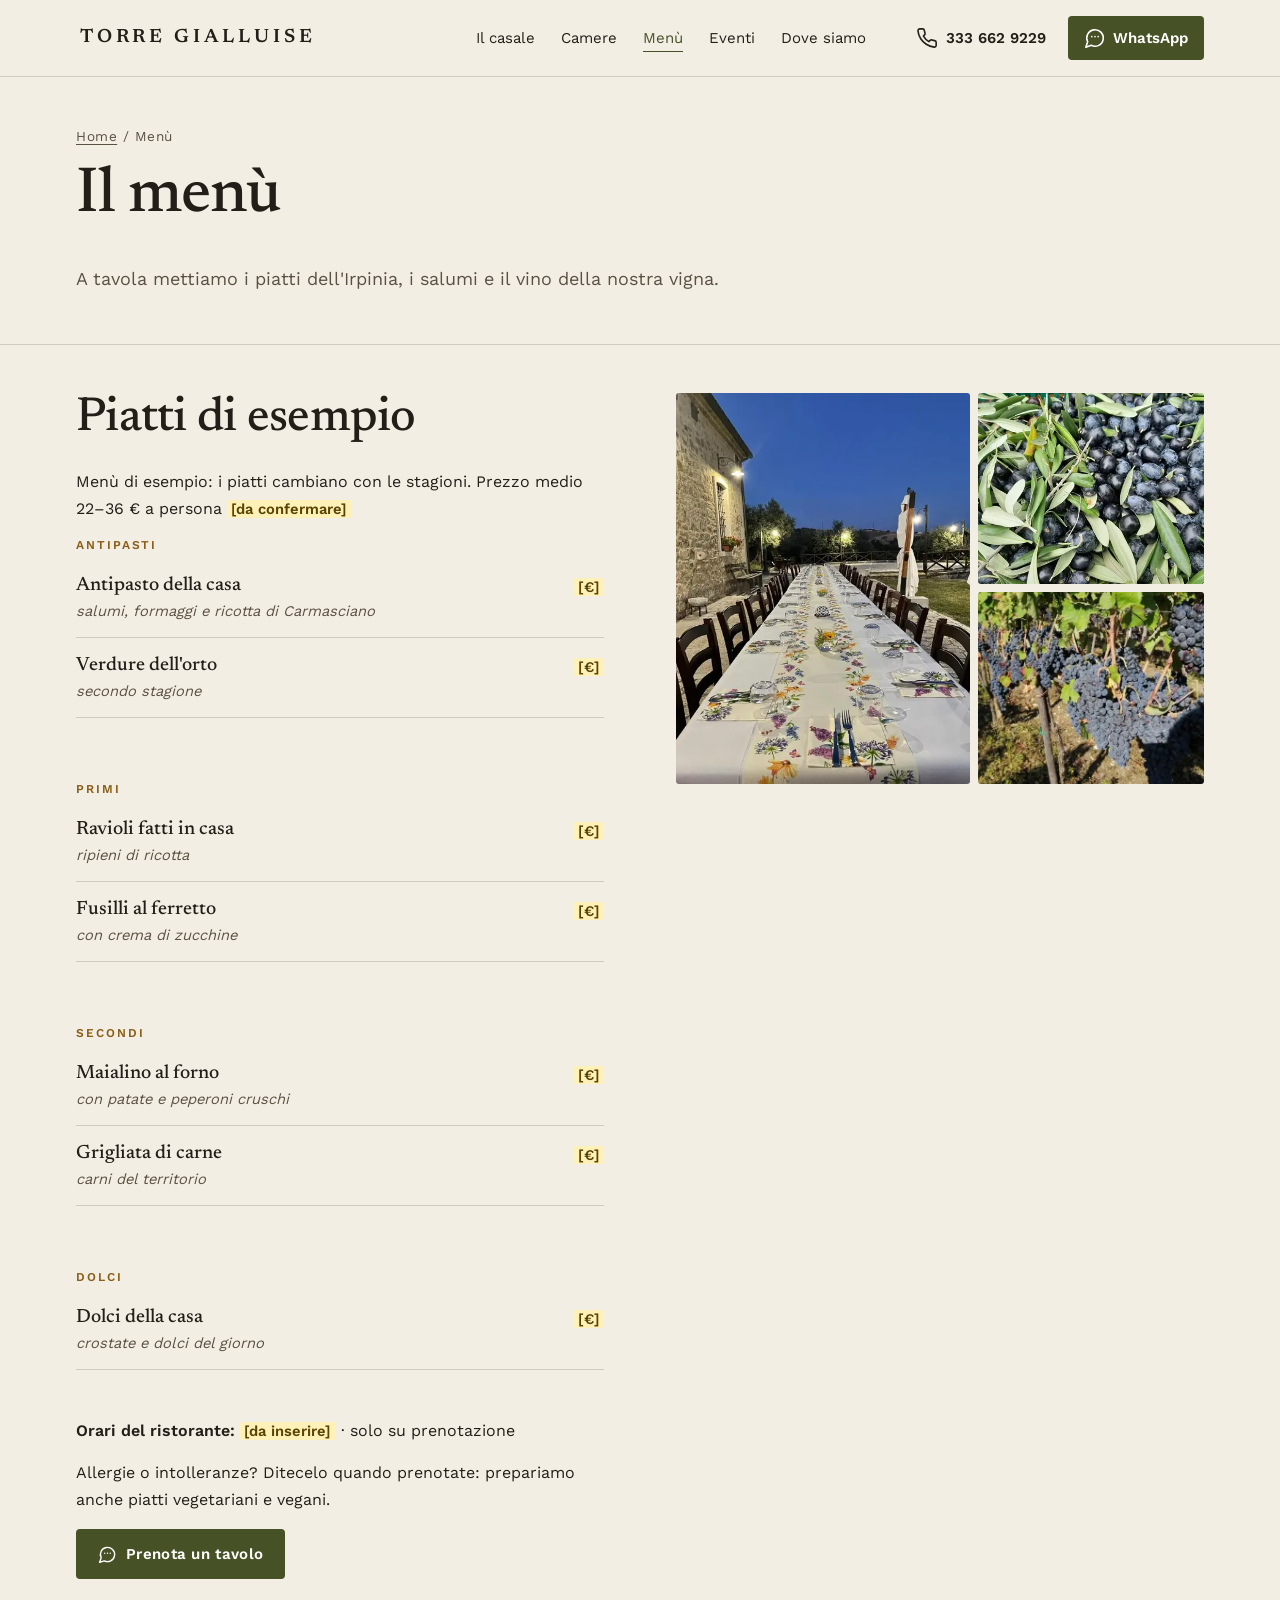
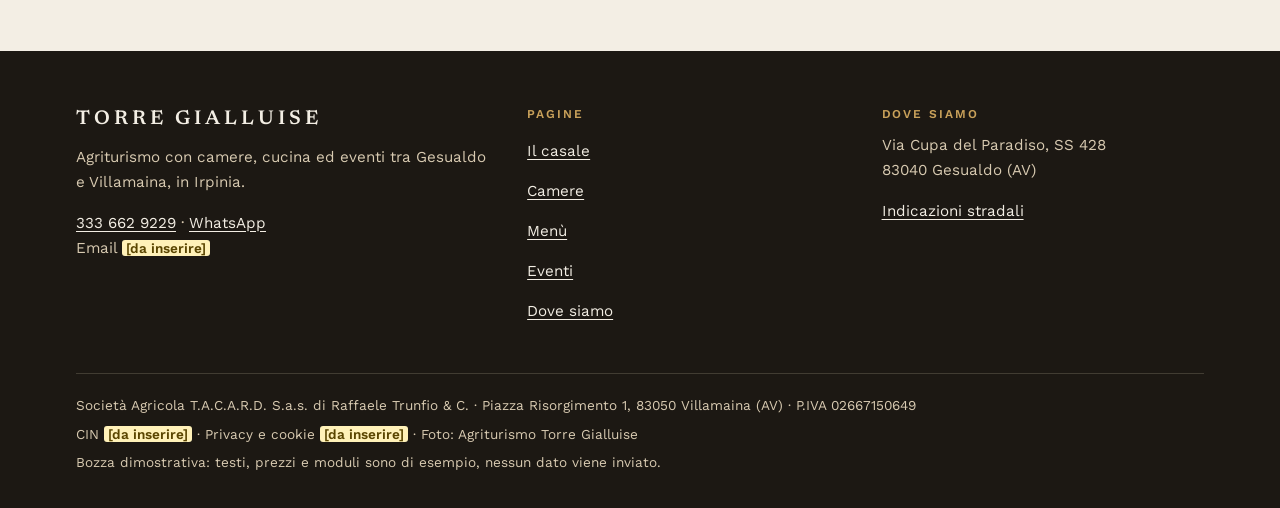
<file: menu.html>
<!doctype html>
<html lang="it">
<head>
<meta charset="utf-8">
<meta name="viewport" content="width=device-width, initial-scale=1">
<title>Menù · Agriturismo Torre Gialluise</title>
<meta name="description" content="Cucina irpina con salumi, ricotta di Carmasciano e pasta fatta in casa. Il ristorante del casale tra Gesualdo e Villamaina, su prenotazione.">
<meta name="theme-color" content="#F3EEE4">
<link rel="canonical" href="https://fraspin02.github.io/tacard-trunfio-bozza/menu.html">
<meta property="og:type" content="website">
<meta property="og:locale" content="it_IT">
<meta property="og:site_name" content="Agriturismo Torre Gialluise">
<meta property="og:title" content="Menù · Agriturismo Torre Gialluise">
<meta property="og:description" content="Cucina irpina con salumi, ricotta di Carmasciano e pasta fatta in casa. Il ristorante del casale tra Gesualdo e Villamaina, su prenotazione.">
<meta property="og:url" content="https://fraspin02.github.io/tacard-trunfio-bozza/menu.html">
<meta property="og:image" content="https://fraspin02.github.io/tacard-trunfio-bozza/og.jpg">
<meta property="og:image:width" content="1200">
<meta property="og:image:height" content="630">
<meta name="twitter:card" content="summary_large_image">
<link rel="icon" href="favicon.svg" type="image/svg+xml">
<link rel="preload" href="fonts/newsreader-latin-500-normal.woff2" as="font" type="font/woff2" crossorigin>
<link rel="preload" href="fonts/work-sans-latin-400-normal.woff2" as="font" type="font/woff2" crossorigin>
<style>@font-face{font-family:"Newsreader";src:url(fonts/newsreader-latin-500-normal.woff2) format("woff2");font-weight:500;font-style:normal;font-display:swap}
@font-face{font-family:"Newsreader";src:url(fonts/newsreader-latin-600-normal.woff2) format("woff2");font-weight:600;font-style:normal;font-display:swap}
@font-face{font-family:"Newsreader";src:url(fonts/newsreader-latin-500-italic.woff2) format("woff2");font-weight:500;font-style:italic;font-display:swap}
@font-face{font-family:"Work Sans";src:url(fonts/work-sans-latin-400-normal.woff2) format("woff2");font-weight:400;font-display:swap}
@font-face{font-family:"Work Sans";src:url(fonts/work-sans-latin-600-normal.woff2) format("woff2");font-weight:600;font-display:swap}

:root{
  --stone:#F3EEE4;--stone-2:#E8DFCF;--paper:#FAF7F1;
  --ink:#231E18;--ink-2:#5B5044;--sand:#D8CAB1;
  --olive:#465226;--olive-d:#343D1B;--ochre:#8A5E17;--ochre-l:#C9A15A;--crusco:#8C2B1E;
  --line:rgba(35,30,24,.16);
  --serif:"Newsreader",Georgia,"Times New Roman",serif;
  --sans:"Work Sans",system-ui,-apple-system,"Segoe UI",Roboto,sans-serif;
  --r:4px;--r-img:3px;
  --wrap:1160px;--gut:16px;--hdr:64px;
}
*,*::before,*::after{box-sizing:border-box}
html{-webkit-text-size-adjust:100%;scroll-padding-top:80px}
html.nav-open{overflow:hidden}
body{margin:0;background:var(--stone);color:var(--ink);font:400 1rem/1.65 var(--sans);overflow-x:hidden}
img{display:block;max-width:100%;height:auto}
a,button,input,select,textarea,label{touch-action:manipulation;-webkit-tap-highlight-color:rgba(70,82,38,.15)}
a{color:var(--olive);text-underline-offset:3px}
a:hover{color:var(--olive-d)}
h1,h2,h3{font-family:var(--serif);font-weight:500;line-height:1.1;margin:0 0 .5em;letter-spacing:-.015em;text-wrap:balance}
h1{font-size:clamp(2.6rem,10vw,4.8rem)}
h2{font-size:clamp(1.9rem,5.6vw,3rem)}
h3{font-size:1.4rem}
p{margin:0 0 1em}
.lead{font-size:1.125rem;color:var(--ink-2);max-width:36em}
.eyebrow{display:flex;align-items:center;gap:12px;font:600 .75rem/1.3 var(--sans);letter-spacing:.16em;text-transform:uppercase;color:var(--ochre);margin-bottom:1rem}
.eyebrow::before{content:"";width:28px;height:1px;background:currentColor;flex:none}
em.it,.it{font-style:italic}
.wrap{width:100%;max-width:var(--wrap);margin:0 auto;padding:0 var(--gut)}
.sec{padding:72px 0}
.sec--alt{background:var(--paper);border-block:1px solid var(--line)}
.sec--dark{background:var(--ink);color:var(--stone)}
.sec--dark .eyebrow{color:var(--ochre-l)}
.sec--dark .lead,.sec--dark p{color:var(--sand)}
.sec-head{max-width:40em;margin-bottom:36px}
.ph{background:var(--stone-2)}
.visually-hidden{position:absolute!important;width:1px;height:1px;overflow:hidden;clip:rect(0 0 0 0);white-space:nowrap}
.skip{position:absolute;left:8px;top:-60px;background:var(--ink);color:#fff;padding:10px 16px;border-radius:var(--r);z-index:100}
.skip:focus{top:8px}
:focus-visible{outline:2px solid var(--olive);outline-offset:3px}
.todo{background:#FFF1B8;color:#5A4500;padding:0 .3em;border-radius:3px;font-weight:600;font-size:.92em;white-space:nowrap}

/* buttons */
.btn{display:inline-flex;align-items:center;justify-content:center;gap:.6em;min-height:50px;padding:.8em 1.4em;border-radius:var(--r);border:1px solid transparent;font:600 .9375rem/1.1 var(--sans);letter-spacing:.02em;text-decoration:none;cursor:pointer;transition:background-color .2s,color .2s,border-color .2s}
.btn svg{width:19px;height:19px;flex:none}
.btn--main{background:var(--olive);color:#fff}
.btn--main:hover{background:var(--olive-d);color:#fff}
.btn--line{border-color:currentColor;color:var(--ink);background:transparent}
.btn--line:hover{background:var(--ink);border-color:var(--ink);color:var(--stone)}
.btn--olive{background:var(--ink);color:var(--stone)}
.btn--olive:hover{background:#000;color:#fff}
.sec--dark .btn--main{background:var(--stone);color:var(--ink)}
.sec--dark .btn--main:hover{background:#fff;color:var(--ink)}
.sec--dark .btn--line{color:var(--stone)}
.sec--dark .btn--line:hover{background:var(--stone);border-color:var(--stone);color:var(--ink)}
.btn-row{display:flex;flex-wrap:wrap;align-items:center;gap:12px 20px}
.link-arrow{display:inline-flex;align-items:center;gap:.45em;font-weight:600;text-decoration:none;color:var(--ink);border-bottom:1px solid var(--ink);min-height:0;padding:10px 0 4px}
.link-arrow svg{width:17px;height:17px;transition:transform .2s}
.link-arrow:hover{color:var(--olive);border-color:var(--olive)}
.link-arrow:hover svg{transform:translateX(3px)}
svg.i{fill:none;stroke:currentColor;stroke-width:1.75;stroke-linecap:round;stroke-linejoin:round}

/* header */
.hdr{position:sticky;top:0;z-index:50;background:var(--stone);border-bottom:1px solid var(--line)}
.hdr__in{display:grid;grid-template-columns:48px 1fr 48px;align-items:center;min-height:var(--hdr)}
.brand{justify-self:center;font:600 1.0625rem/1 var(--serif);letter-spacing:.2em;text-transform:uppercase;color:var(--ink);text-decoration:none;white-space:nowrap;padding:12px 0 12px .2em}
.brand:hover{color:var(--ink)}
.nav{display:none}
.ico-btn{position:relative;display:inline-flex;align-items:center;justify-content:center;gap:.5em;min-width:44px;height:44px;padding:0;border-radius:var(--r);border:0;background:transparent;color:var(--ink);text-decoration:none;font:600 .9375rem var(--sans);cursor:pointer}
.ico-btn svg{width:22px;height:22px}
.ico-btn:hover{color:var(--olive)}
.ico-btn .lbl{display:none}
.menu-btn{justify-self:start;margin-left:-10px}
.ico-btn--tel{justify-self:end;margin-right:-10px}
.ico-btn--wa{display:none}
.mnav{position:fixed;inset:0;z-index:40;display:flex;flex-direction:column;justify-content:space-between;gap:32px;padding:calc(var(--hdr) + 28px) var(--gut) max(28px,env(safe-area-inset-bottom));background:var(--stone);overflow-y:auto;animation:mnav-in .32s cubic-bezier(.2,.7,.2,1)}
.mnav[hidden]{display:none}
@keyframes mnav-in{from{transform:translateX(-100%)}to{transform:none}}
.mnav__links{display:flex;flex-direction:column;counter-reset:m}
.mnav__links a{display:flex;align-items:baseline;gap:16px;padding:12px 0;border-bottom:1px solid var(--line);color:var(--ink);text-decoration:none;font:500 clamp(1.9rem,8.5vw,2.6rem)/1.15 var(--serif);counter-increment:m}
.mnav__links a::before{content:counter(m,decimal-leading-zero);font:600 .75rem var(--sans);letter-spacing:.12em;color:var(--ochre);min-width:1.6em}
.mnav__links a[aria-current="page"]{font-style:italic;color:var(--olive)}
.mnav__foot p{color:var(--ink-2);font-size:.95rem}
.mnav__foot .btn{flex:1 1 140px}
@media (min-width:1000px){
  .hdr__in{display:flex;gap:8px;min-height:76px}
  .brand{order:-1;margin-right:auto;font-size:1.2rem}
  .menu-btn{display:none}
  .nav{display:flex;gap:2px;margin-right:16px}
  .nav a{padding:10px 12px;color:var(--ink);text-decoration:none;font-size:.9375rem}
  .nav a:hover{color:var(--olive)}
  .nav a[aria-current="page"]{color:var(--olive);text-decoration:underline;text-decoration-thickness:1px;text-underline-offset:8px}
  .ico-btn--tel{margin:0;padding:0 14px}
  .ico-btn--tel .lbl{display:inline}
  .ico-btn--wa{display:inline-flex;background:var(--olive);color:#fff;padding:0 16px}
  .ico-btn--wa .lbl{display:inline}
  .ico-btn--wa:hover{background:var(--olive-d);color:#fff}
  .mnav{display:none!important}
}

/* hero */
.hero{padding:40px 0 64px}
.hero__grid{display:grid;gap:36px}
.hero h1{margin-bottom:.35em}
.hero h1 .it{display:block;font-size:.4em;line-height:1.25;color:var(--ink-2);margin-top:.5em;letter-spacing:0}
.hero .lead{margin-bottom:1.8em}
.arch{position:relative;margin:0}
.arch img{border-radius:var(--r-img)}
.arch figcaption{margin-top:10px;font:italic 500 .95rem var(--serif);color:var(--ink-2)}
.hero__img{aspect-ratio:4/4.6;width:100%;object-fit:cover}
.hero__note{display:flex;align-items:center;gap:8px;margin-top:24px;color:var(--ink-2);font-size:.95rem}
.hero__note svg{width:18px;height:18px;flex:none;color:var(--ochre)}
@media (min-width:880px){
  .hero{padding:72px 0 96px}
  .hero__grid{grid-template-columns:1.1fr .9fr;align-items:end;gap:72px}
  .hero__grid>:first-child{padding-bottom:40px}
  .hero__img{aspect-ratio:4/5}
}

/* page head */
.phead{padding:48px 0 32px;border-bottom:1px solid var(--line);margin-bottom:40px}
.phead h1{font-size:clamp(2.4rem,8vw,4rem)}
.crumbs{font-size:.85rem;letter-spacing:.04em;color:var(--ink-2);margin-bottom:14px}
.crumbs a{color:var(--ink-2)}

/* split media/text */
.split{display:grid;gap:36px;align-items:center}
@media (min-width:880px){.split{grid-template-columns:1fr 1fr;gap:72px}.split--rev>:first-child{order:2}}
.rimg{border-radius:var(--r-img);overflow:hidden}
.rimg img{width:100%;height:100%;object-fit:cover}
.mosaic{display:grid;grid-template-columns:1.3fr 1fr;grid-template-rows:auto auto;gap:8px}
.mosaic .rimg:first-child{grid-row:span 2}
.mosaic img{aspect-ratio:3/4}
.mosaic .rimg:not(:first-child) img{aspect-ratio:4/3.1}
.facts{display:grid;grid-template-columns:1fr 1fr;gap:0;margin:28px 0 0;border-top:1px solid var(--line)}
.facts div{padding:18px 16px 18px 0;border-bottom:1px solid var(--line)}
.facts div:nth-child(even){padding-left:16px;border-left:1px solid var(--line)}
.facts dt{font:500 1.55rem/1.1 var(--serif);color:var(--ink)}
.facts dd{margin:6px 0 0;font-size:.9rem;color:var(--ink-2)}

/* cards */
.grid{display:grid;gap:36px 24px}
@media (min-width:640px){.grid--2{grid-template-columns:1fr 1fr}.grid--3{grid-template-columns:1fr 1fr}.grid--4{grid-template-columns:1fr 1fr}}
@media (min-width:960px){.grid--3{grid-template-columns:repeat(3,1fr)}.grid--4{grid-template-columns:repeat(4,1fr)}}
.card{display:flex;flex-direction:column;color:var(--ink)}
.card__img{aspect-ratio:4/4.6;object-fit:cover;width:100%;border-radius:var(--r-img);transition:opacity .3s}
.card__body{display:flex;flex-direction:column;gap:6px;padding:18px 0 0;flex:1}
.card__body h3{margin:0}
.card__body p{margin:0;color:var(--ink-2)}
.card__meta{font-size:.8125rem;letter-spacing:.08em;text-transform:uppercase;color:var(--ochre);font-weight:600}
.card .link-arrow{align-self:flex-start;margin-top:8px}
a.card{text-decoration:none}
a.card:hover .card__img{opacity:.88}
a.card:hover h3{color:var(--olive)}
.tile{position:relative;display:block;border-radius:var(--r-img);overflow:hidden;color:#fff;text-decoration:none;min-height:300px}
.tile img{position:absolute;inset:0;width:100%;height:100%;object-fit:cover}
.tile::after{content:"";position:absolute;inset:0;background:linear-gradient(to top,rgba(25,20,15,.85) 0%,rgba(25,20,15,.3) 45%,rgba(25,20,15,0) 70%)}
.tile__t{position:absolute;left:20px;right:20px;bottom:18px;z-index:1}
.tile__t h3{margin:0 0 2px;color:#fff}
.tile__t span{font-size:.95rem;color:#F1E9DA}

/* lists */
.ticks{list-style:none;padding:0;margin:0 0 1.4em;display:grid;gap:0;border-top:1px solid var(--line)}
.ticks li{display:flex;gap:12px;align-items:flex-start;padding:11px 0;border-bottom:1px solid var(--line)}
.ticks svg{width:18px;height:18px;flex:none;margin-top:4px;color:var(--ochre)}
.sec--dark .ticks svg{color:var(--ochre-l)}
.chips{display:flex;flex-wrap:wrap;gap:8px;list-style:none;padding:0;margin:0 0 20px}
.chips li{padding:6px 12px;border:1px solid var(--line);border-radius:var(--r);font-size:.92rem}

/* dishes */
.dishes{list-style:none;padding:0;margin:0 0 28px}
.dishes li{display:flex;justify-content:space-between;gap:16px;padding:14px 0;border-bottom:1px solid var(--line)}
.dishes b{font:500 1.2rem/1.3 var(--serif)}
.dishes small{display:block;color:var(--ink-2);font-size:.92rem;font-style:italic}
.dishes .pr{white-space:nowrap;align-self:flex-start;padding-top:2px}
.grid>div>h3{font:600 .75rem/1.3 var(--sans);letter-spacing:.16em;text-transform:uppercase;color:var(--ochre);margin:0 0 4px}

/* quotes */
.quotes{display:grid;gap:28px}
@media (min-width:880px){.quotes{grid-template-columns:repeat(3,1fr);gap:40px}}
.quote{margin:0;padding:4px 0 0 20px;border-left:1px solid var(--ochre-l)}
.quote p{font:italic 500 1.3rem/1.4 var(--serif);color:var(--stone)!important}
.quote footer{font-size:.85rem;letter-spacing:.04em;color:var(--sand)}
.scores{display:grid;grid-template-columns:repeat(3,1fr);margin:0 0 44px;padding:0;list-style:none;border-block:1px solid rgba(216,202,177,.25)}
.scores li{display:flex;flex-direction:column;gap:2px;padding:18px 8px 18px 0;color:var(--sand);font-size:.85rem;line-height:1.35}
.scores li+li{padding-left:14px;border-left:1px solid rgba(216,202,177,.25)}
.scores b{font:500 2.1rem/1 var(--serif);color:var(--stone)}

/* where */
.where{display:grid;gap:32px}
@media (min-width:880px){.where{grid-template-columns:1fr 1.1fr;gap:72px;align-items:center}}
.addr{font-style:normal;font-size:1.1rem;margin-bottom:20px}
.dist{list-style:none;padding:0;margin:0 0 28px;border-top:1px solid var(--line)}
.dist li{display:flex;justify-content:space-between;gap:12px;padding:12px 0;border-bottom:1px solid var(--line)}
.dist span:last-child{font-family:var(--serif);font-size:1.1rem;white-space:nowrap}

/* cta band */
.cta{text-align:center}
.cta .lead{margin-inline:auto}
.cta .btn-row{justify-content:center}
.cta .tel-big{display:inline-block;font:500 clamp(2.2rem,9vw,3.4rem)/1.1 var(--serif);color:var(--stone);text-decoration:none;margin:8px 0 28px;letter-spacing:.01em}
.cta .tel-big:hover{color:#fff;text-decoration:underline;text-decoration-thickness:1px}

/* rooms page */
.room{display:grid;gap:24px;padding:48px 0;border-top:1px solid var(--line)}
.room:first-of-type{border-top:0;padding-top:0}
@media (min-width:880px){.room{grid-template-columns:1.15fr 1fr;gap:64px;align-items:center}}
.room__img{aspect-ratio:4/3;width:100%;object-fit:cover}
.room__spec{display:flex;flex-wrap:wrap;gap:6px 18px;margin:0 0 18px;padding:0;list-style:none;font-size:.8125rem;letter-spacing:.06em;text-transform:uppercase;font-weight:600;color:var(--ochre)}
.room__price{font:500 1.35rem var(--serif);margin:6px 0 18px}
.info{display:grid;gap:0;margin:0;border-top:1px solid var(--line)}
@media (min-width:640px){.info{grid-template-columns:1fr 1fr;column-gap:40px}}
.info div{padding:16px 0;border-bottom:1px solid var(--line)}
.info dt{font:500 1.15rem var(--serif)}
.info dd{margin:2px 0 0;color:var(--ink-2)}

/* forms */
.form{background:var(--paper);border:1px solid var(--line);border-radius:var(--r);padding:24px 18px}
@media (min-width:640px){.form{padding:36px}}
.fgrid{display:grid;gap:18px}
@media (min-width:640px){.fgrid{grid-template-columns:1fr 1fr}.fgrid .full{grid-column:1/-1}}
.field label,.field legend{display:block;font-weight:600;margin-bottom:6px;font-size:.9rem}
.field .opt{font-weight:400;color:var(--ink-2)}
.field input,.field select,.field textarea{width:100%;min-height:48px;padding:10px 12px;border:1px solid #8F806D;border-radius:var(--r);background:#fff;color:var(--ink);font:400 1rem var(--sans)}
.field textarea{min-height:110px;resize:vertical}
.field input:focus,.field select:focus,.field textarea:focus{border-color:var(--olive);outline:2px solid var(--olive);outline-offset:1px}
.field [aria-invalid="true"]{border-color:var(--crusco)}
.err{display:flex;gap:6px;align-items:center;color:var(--crusco);font-size:.9rem;margin-top:6px;font-weight:600}
.err svg{width:16px;height:16px;flex:none}
.err[hidden]{display:none}
.help{font-size:.9rem;color:var(--ink-2);margin:4px 0 0}
fieldset{border:0;padding:0;margin:0;min-width:0}
.radio{display:flex;align-items:center;gap:10px;min-height:48px;padding:10px 14px;border:1px solid var(--line);border-radius:var(--r);background:#fff;cursor:pointer;margin-bottom:8px}
.radio input{width:20px;height:20px;accent-color:var(--olive);margin:0}
.radio:has(input:checked){border-color:var(--olive);background:#F3F4EA}
.done{border-radius:var(--r);background:#EEF0E2;border:1px solid #C9CFAE;padding:22px}
.done[hidden]{display:none}
.done h3{display:flex;align-items:center;gap:8px}
.done h3 svg{width:24px;height:24px;color:var(--olive)}
.demo-note{font-size:.88rem;color:var(--ink-2);margin:12px 0 0}

/* footer */
.ftr{background:#1C1813;color:var(--sand);padding:56px 0 28px;font-size:.95rem}
.ftr a{color:var(--stone)}
.ftr__grid{display:grid;gap:32px}
@media (min-width:880px){.ftr__grid{grid-template-columns:1.3fr 1fr 1fr}}
.ftr h2{font:600 1.25rem/1.2 var(--serif);letter-spacing:.2em;text-transform:uppercase;color:var(--stone);margin-bottom:14px}
.ftr h3{font:600 .75rem var(--sans);letter-spacing:.16em;text-transform:uppercase;color:var(--ochre-l);margin-bottom:12px}
.ftr ul{list-style:none;padding:0;margin:0}
.ftr li{margin-bottom:4px}
.ftr li a{display:inline-flex;min-height:36px;align-items:center}
.ftr__legal{margin-top:40px;padding-top:20px;border-top:1px solid rgba(216,202,177,.2);font-size:.85rem}
.ftr__legal p{margin:0 0 6px}
.ftr .todo{font-size:.85rem}

@media (prefers-reduced-motion:reduce){*,*::before,*::after{animation:none!important;transition:none!important;scroll-behavior:auto!important}}
</style>
</head>
<body>
<svg width="0" height="0" style="position:absolute" aria-hidden="true"><symbol id="i-phone" viewBox="0 0 24 24"><path d="M22 16.92v3a2 2 0 0 1-2.18 2 19.79 19.79 0 0 1-8.63-3.07 19.5 19.5 0 0 1-6-6 19.79 19.79 0 0 1-3.07-8.67A2 2 0 0 1 4.11 2h3a2 2 0 0 1 2 1.72c.13.96.36 1.9.7 2.81a2 2 0 0 1-.45 2.11L8.09 9.91a16 16 0 0 0 6 6l1.27-1.27a2 2 0 0 1 2.11-.45c.91.34 1.85.57 2.81.7A2 2 0 0 1 22 16.92z"/></symbol><symbol id="i-chat" viewBox="0 0 24 24"><path d="M7.9 20A9 9 0 1 0 4 16.1L2 22Z"/><path d="M8.5 10.5h.01M12 10.5h.01M15.5 10.5h.01"/></symbol><symbol id="i-bag" viewBox="0 0 24 24"><path d="M6 2 3 6v14a2 2 0 0 0 2 2h14a2 2 0 0 0 2-2V6l-3-4Z"/><path d="M3 6h18"/><path d="M16 10a4 4 0 0 1-8 0"/></symbol><symbol id="i-menu" viewBox="0 0 24 24"><path d="M4 6h16M4 12h16M4 18h16"/></symbol><symbol id="i-x" viewBox="0 0 24 24"><path d="M18 6 6 18M6 6l12 12"/></symbol><symbol id="i-pin" viewBox="0 0 24 24"><path d="M20 10c0 6-8 12-8 12s-8-6-8-12a8 8 0 0 1 16 0Z"/><circle cx="12" cy="10" r="3"/></symbol><symbol id="i-arrow" viewBox="0 0 24 24"><path d="M5 12h14M12 5l7 7-7 7"/></symbol><symbol id="i-check" viewBox="0 0 24 24"><path d="M20 6 9 17l-5-5"/></symbol><symbol id="i-alert" viewBox="0 0 24 24"><circle cx="12" cy="12" r="10"/><path d="M12 8v4M12 16h.01"/></symbol></svg>
<a class="skip" href="#main">Vai al contenuto</a>
<header class="hdr">
 <div class="wrap hdr__in">
  <button class="ico-btn menu-btn" type="button" aria-expanded="false" aria-controls="mnav" aria-label="Apri menu"><svg class="i" aria-hidden="true"><use href="#i-menu"/></svg></button>
  <a class="brand" href="index.html" translate="no">Torre Gialluise</a>
  <nav class="nav" aria-label="Principale"><a href="index.html">Il casale</a><a href="camere.html">Camere</a><a href="menu.html" aria-current="page">Menù</a><a href="index.html#eventi">Eventi</a><a href="index.html#dove">Dove siamo</a></nav>
  <a class="ico-btn ico-btn--tel" href="tel:+393336629229" aria-label="Chiama il 333 662 9229"><svg class="i" aria-hidden="true"><use href="#i-phone"/></svg><span class="lbl">333 662 9229</span></a>
  <a class="ico-btn ico-btn--wa" href="https://wa.me/393336629229?text=Buongiorno%2C%20vorrei%20avere%20informazioni%20sull%27agriturismo." aria-label="WhatsApp, scriveteci"><svg class="i" aria-hidden="true"><use href="#i-chat"/></svg><span class="lbl">WhatsApp</span></a>
 </div>
 <nav id="mnav" class="mnav" aria-label="Menu" hidden>
  <div class="mnav__links"><a href="index.html">Il casale</a><a href="camere.html">Camere</a><a href="menu.html" aria-current="page">Menù</a><a href="index.html#eventi">Eventi</a><a href="index.html#dove">Dove siamo</a></div>
  <div class="mnav__foot">
   <p>Via Cupa del Paradiso, SS 428 · Gesualdo (AV)</p>
   <div class="btn-row"><a class="btn btn--main" href="tel:+393336629229"><svg class="i" aria-hidden="true"><use href="#i-phone"/></svg> Chiama</a><a class="btn btn--line" href="https://wa.me/393336629229"><svg class="i" aria-hidden="true"><use href="#i-chat"/></svg> WhatsApp</a></div>
  </div>
 </nav>
</header>
<main id="main">
<section class="phead"><div class="wrap">
 <p class="crumbs"><a href="index.html">Home</a> / Menù</p>
 <h1>Il menù</h1>
 <p class="lead">A tavola mettiamo i piatti dell'Irpinia, i salumi e il vino della nostra vigna.</p>
</div></section>
<section class="sec" style="padding-top:8px" aria-labelledby="menu-t"><div class="wrap split" style="align-items:start">
 <div>
  <h2 id="menu-t">Piatti di esempio</h2>
  <p>Menù di esempio: i piatti cambiano con le stagioni. Prezzo medio 22–36 € a persona <span class="todo">[da confermare]</span></p>
  <div class="grid"><div><h3>Antipasti</h3><ul class="dishes"><li><span><b>Antipasto della casa</b><small>salumi, formaggi e ricotta di Carmasciano</small></span><span class="pr"><span class="todo">[€]</span></span></li><li><span><b>Verdure dell'orto</b><small>secondo stagione</small></span><span class="pr"><span class="todo">[€]</span></span></li></ul></div><div><h3>Primi</h3><ul class="dishes"><li><span><b>Ravioli fatti in casa</b><small>ripieni di ricotta</small></span><span class="pr"><span class="todo">[€]</span></span></li><li><span><b>Fusilli al ferretto</b><small>con crema di zucchine</small></span><span class="pr"><span class="todo">[€]</span></span></li></ul></div><div><h3>Secondi</h3><ul class="dishes"><li><span><b>Maialino al forno</b><small>con patate e peperoni cruschi</small></span><span class="pr"><span class="todo">[€]</span></span></li><li><span><b>Grigliata di carne</b><small>carni del territorio</small></span><span class="pr"><span class="todo">[€]</span></span></li></ul></div><div><h3>Dolci</h3><ul class="dishes"><li><span><b>Dolci della casa</b><small>crostate e dolci del giorno</small></span><span class="pr"><span class="todo">[€]</span></span></li></ul></div></div>
  <p style="margin-top:20px"><b>Orari del ristorante:</b> <span class="todo">[da inserire]</span> · solo su prenotazione</p>
  <p>Allergie o intolleranze? Ditecelo quando prenotate: prepariamo anche piatti vegetariani e vegani.</p>
  <a class="btn btn--main" href="https://wa.me/393336629229?text=Buongiorno%2C%20vorrei%20prenotare%20un%20tavolo%20per%20"><svg class="i" aria-hidden="true"><use href="#i-chat"/></svg> Prenota un tavolo</a>
 </div>
 <div class="mosaic">
  <div class="rimg"><img src="img/tavola-675.webp" srcset="img/tavola-480.webp 480w, img/tavola-675.webp 675w" sizes="(min-width:880px) 300px, 55vw" width="675" height="900" alt="Tavola lunga apparecchiata all'aperto la sera" loading="lazy" decoding="async"></div>
  <div class="rimg"><img src="img/olive-800.webp" srcset="img/olive-480.webp 480w, img/olive-800.webp 800w, img/olive-1080.webp 1080w" sizes="(min-width:880px) 240px, 45vw" width="1080" height="810" alt="Olive sui rami degli ulivi intorno al casale" loading="lazy" decoding="async"></div>
  <div class="rimg"><img src="img/uva-675.webp" srcset="img/uva-480.webp 480w, img/uva-675.webp 675w" sizes="(min-width:880px) 240px, 45vw" width="675" height="900" alt="Grappoli d'uva nera nella vigna dell'agriturismo" loading="lazy" decoding="async"></div>
 </div>
</div></section>
</main>
<footer class="ftr">
 <div class="wrap">
  <div class="ftr__grid">
   <div>
    <h2 translate="no">Torre Gialluise</h2>
    <p>Agriturismo con camere, cucina ed eventi tra Gesualdo e Villamaina, in Irpinia.</p>
    <p><a href="tel:+393336629229">333 662 9229</a> · <a href="https://wa.me/393336629229">WhatsApp</a><br>Email <span class="todo">[da inserire]</span></p>
   </div>
   <div>
    <h3>Pagine</h3>
    <ul><li><a href="index.html">Il casale</a></li><li><a href="camere.html">Camere</a></li><li><a href="menu.html">Menù</a></li><li><a href="index.html#eventi">Eventi</a></li><li><a href="index.html#dove">Dove siamo</a></li></ul>
   </div>
   <div>
    <h3>Dove siamo</h3>
    <p>Via Cupa del Paradiso, SS 428<br>83040 Gesualdo (AV)</p>
    <p><a href="https://www.google.com/maps/dir/?api=1&destination=40.9926,15.0762" rel="noopener">Indicazioni stradali</a></p>
   </div>
  </div>
  <div class="ftr__legal">
   <p>Società Agricola T.A.C.A.R.D. S.a.s. di Raffaele Trunfio &amp; C. · Piazza Risorgimento 1, 83050 Villamaina (AV) · P.IVA 02667150649</p>
   <p>CIN <span class="todo">[da inserire]</span> · Privacy e cookie <span class="todo">[da inserire]</span> · Foto: Agriturismo Torre Gialluise</p>
   <p>Bozza dimostrativa: testi, prezzi e moduli sono di esempio, nessun dato viene inviato.</p>
  </div>
 </div>
</footer>
<script src="app.js" defer></script>
</body>
</html>
</file>
